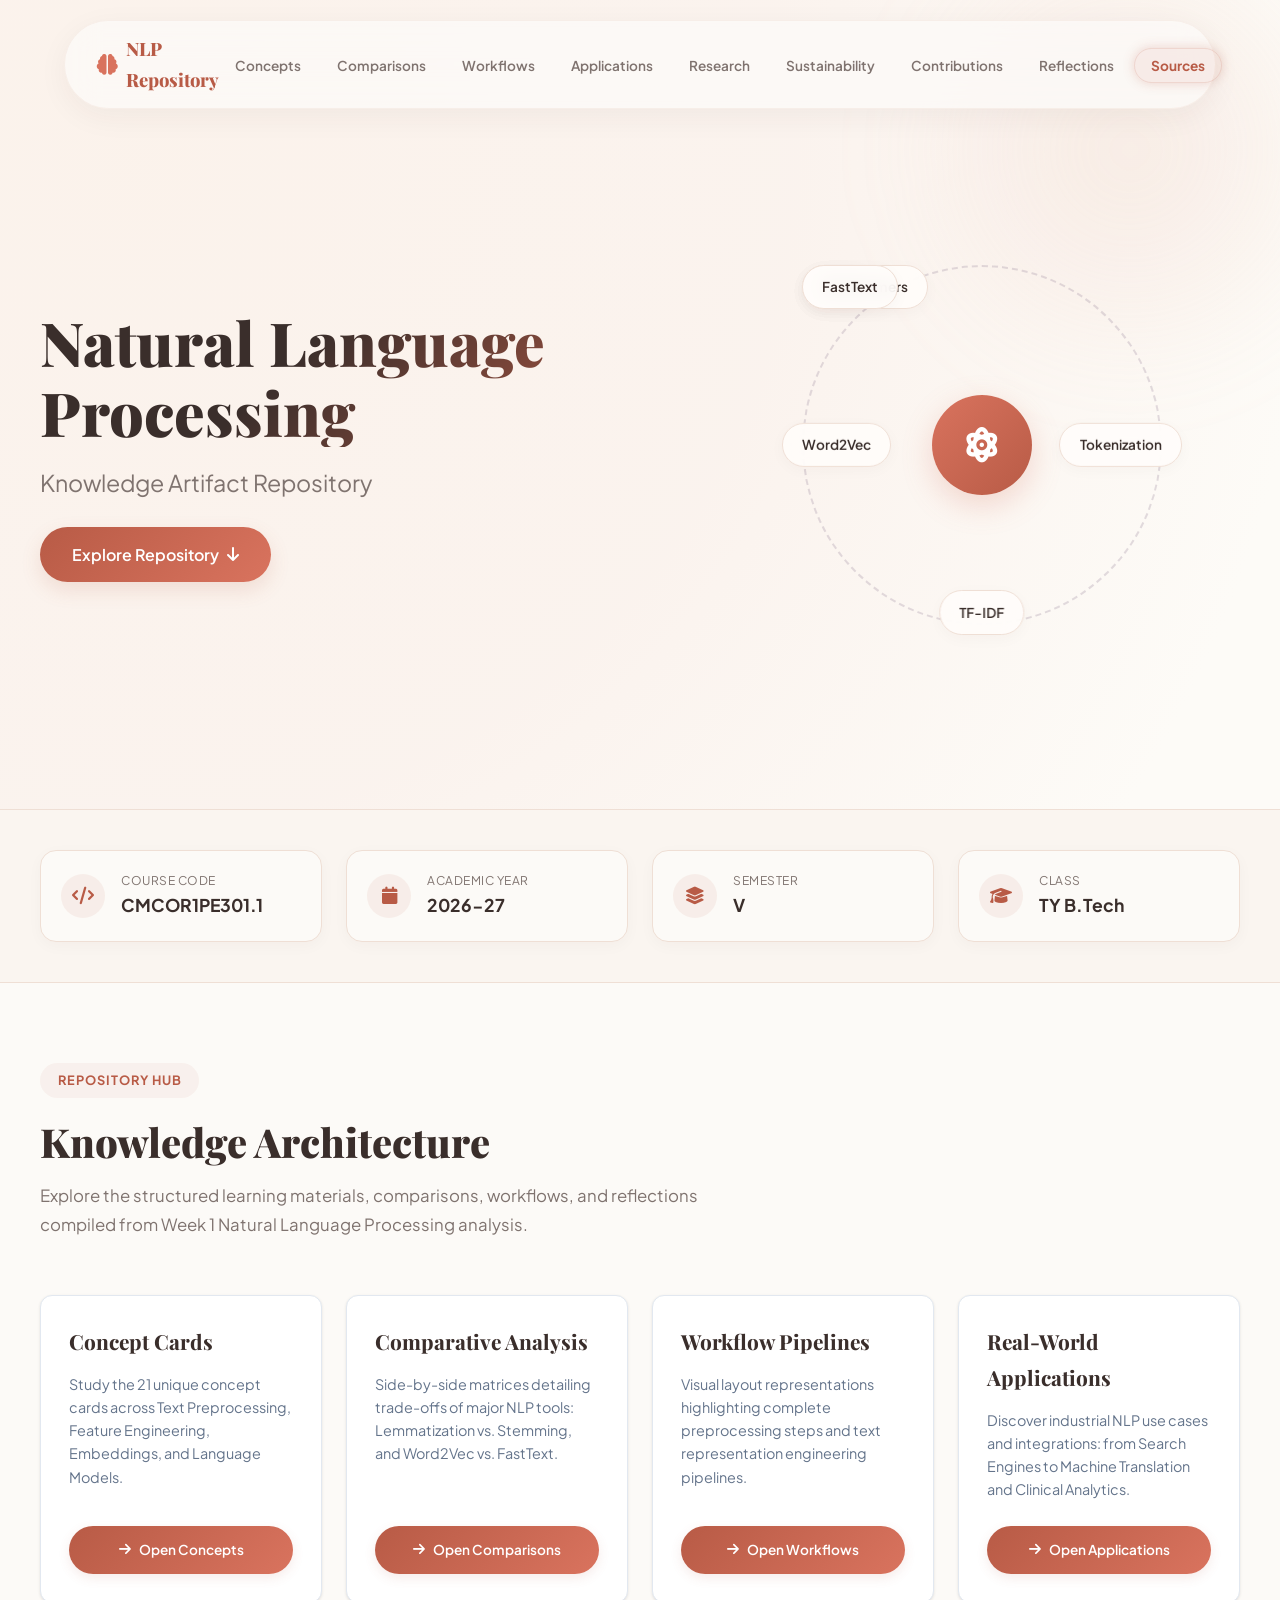
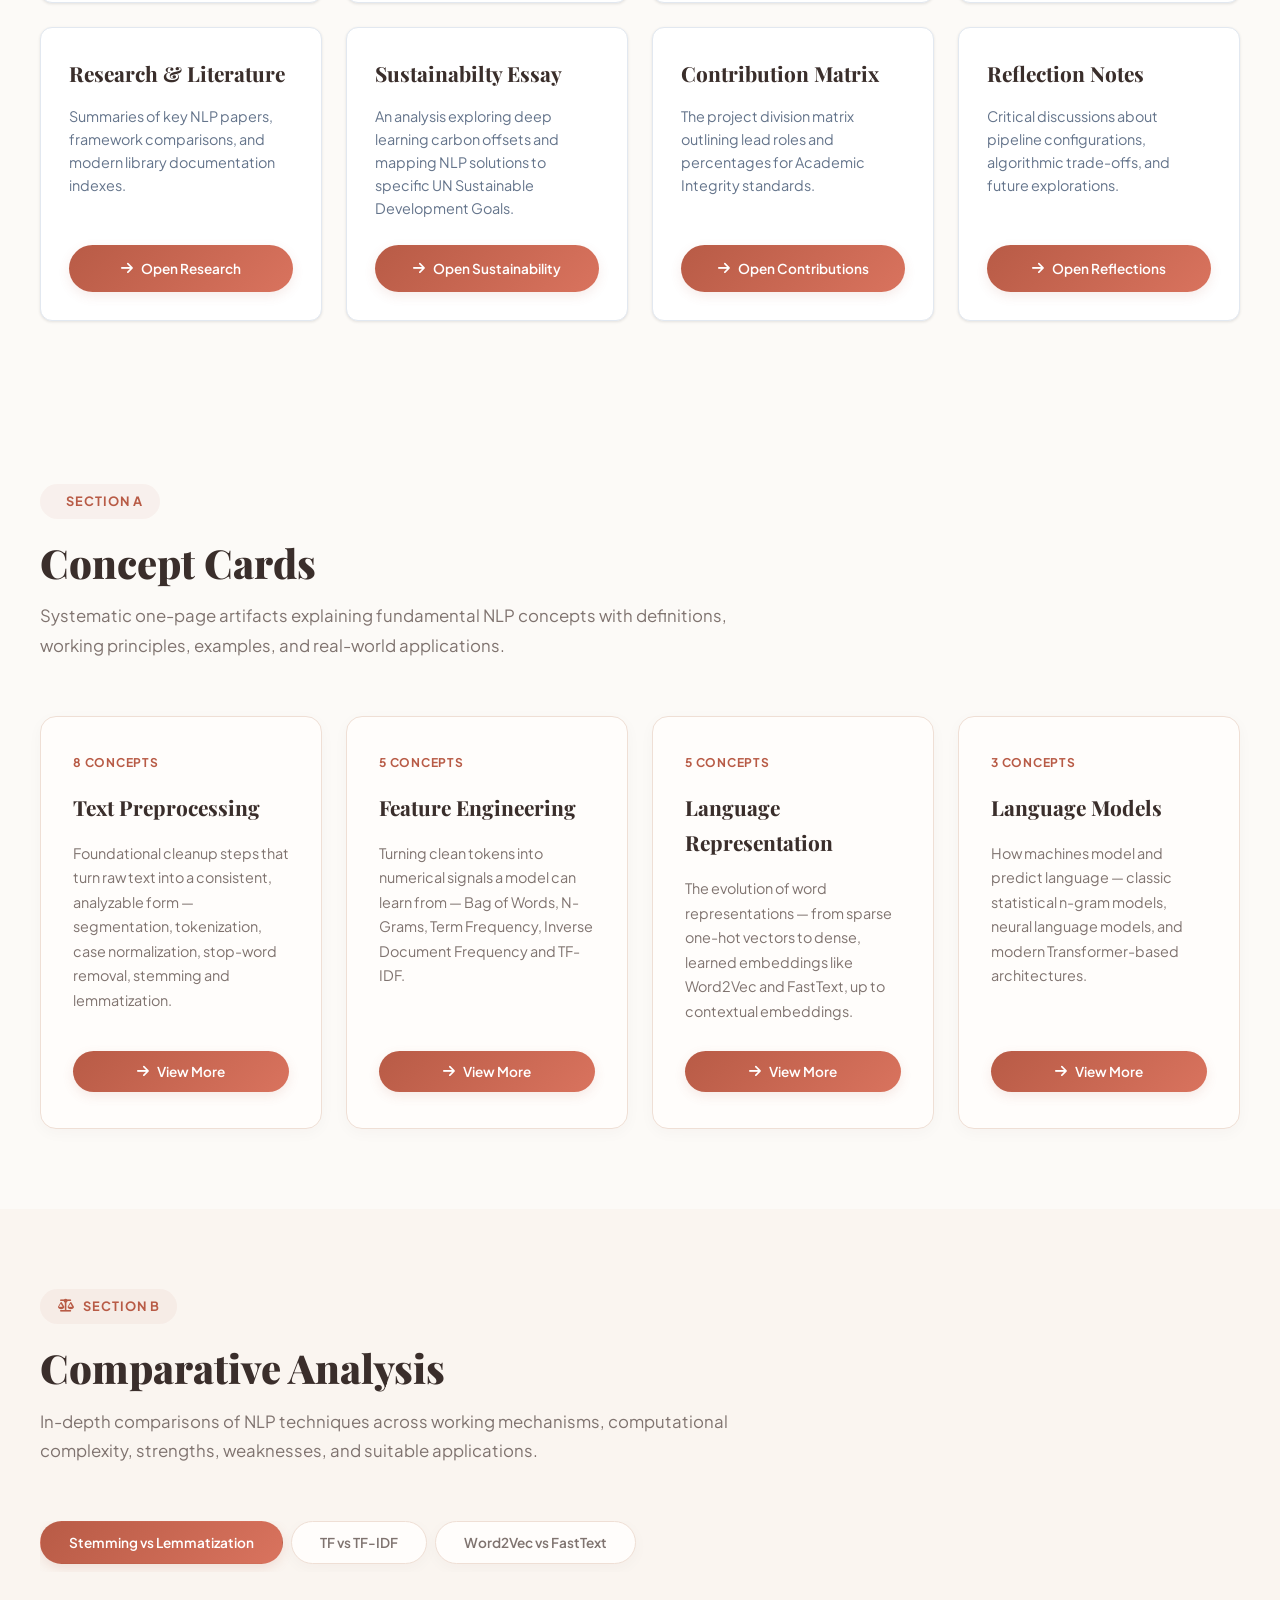
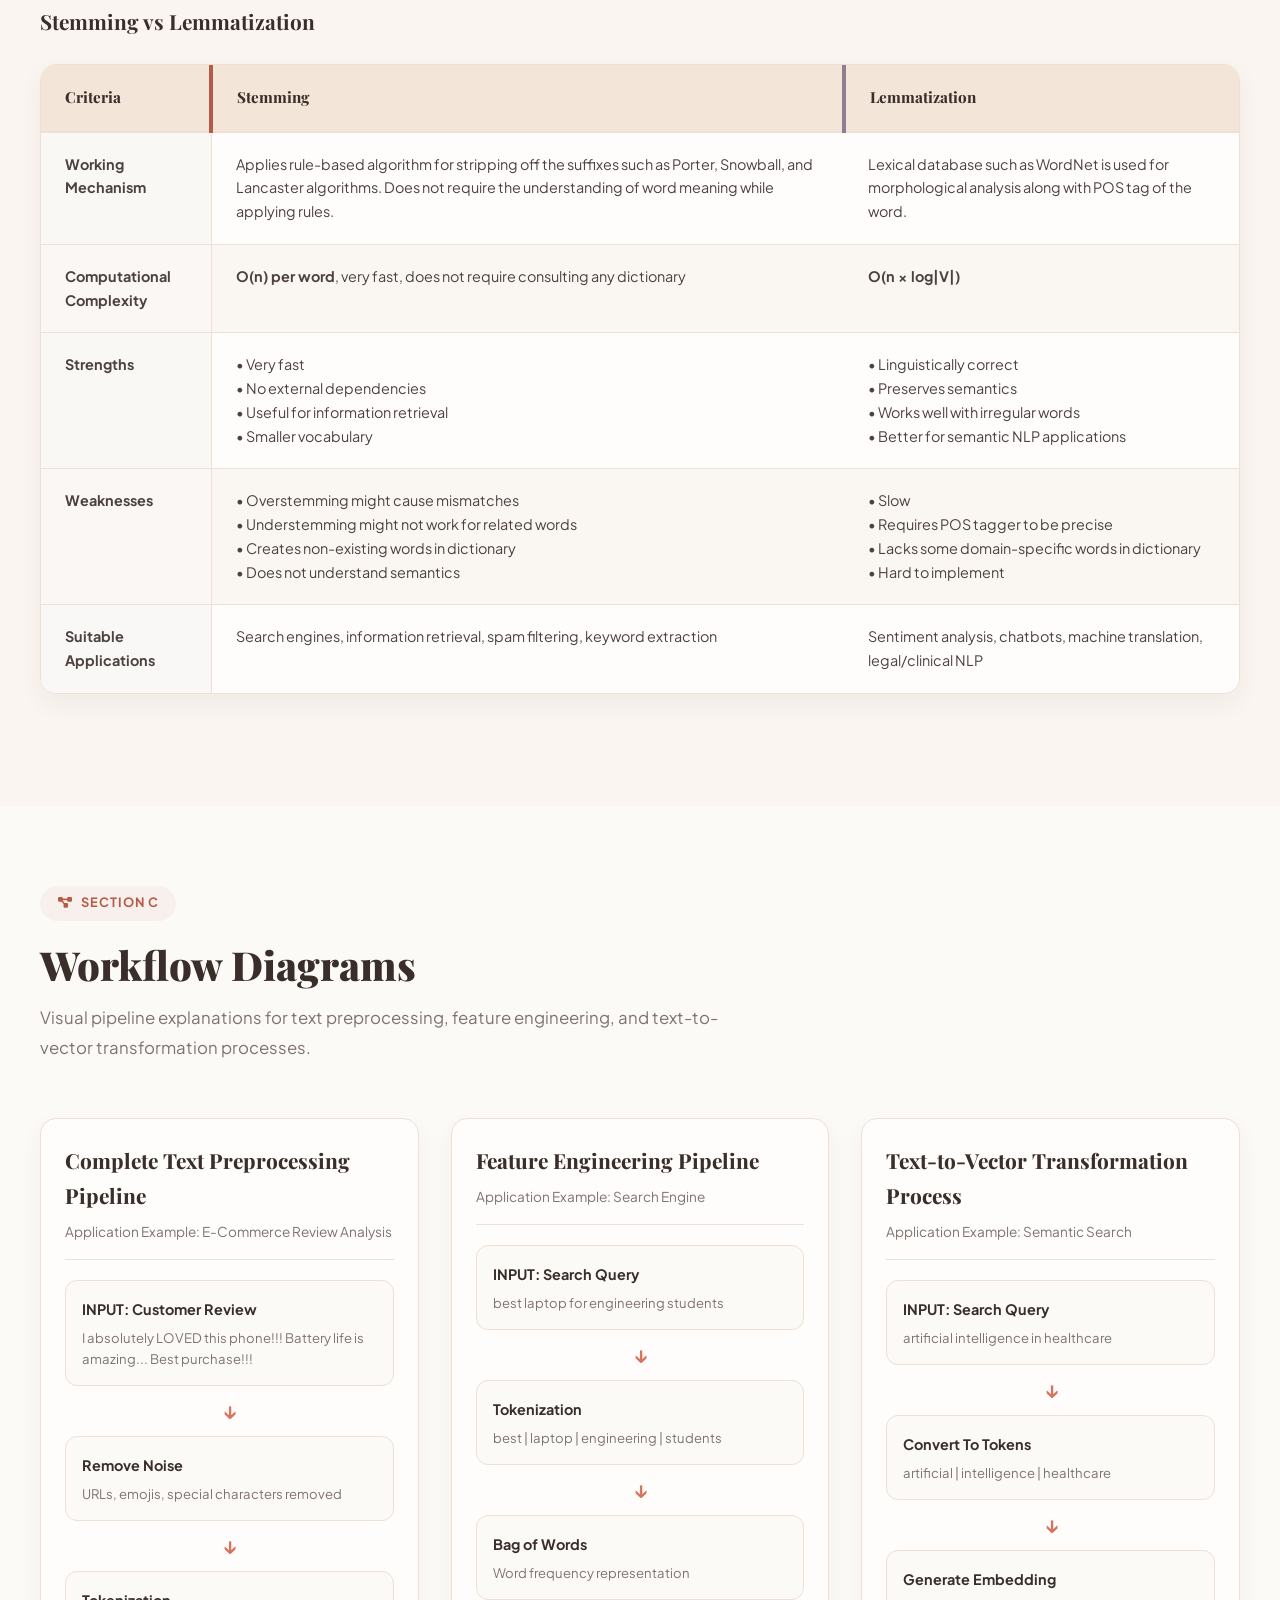
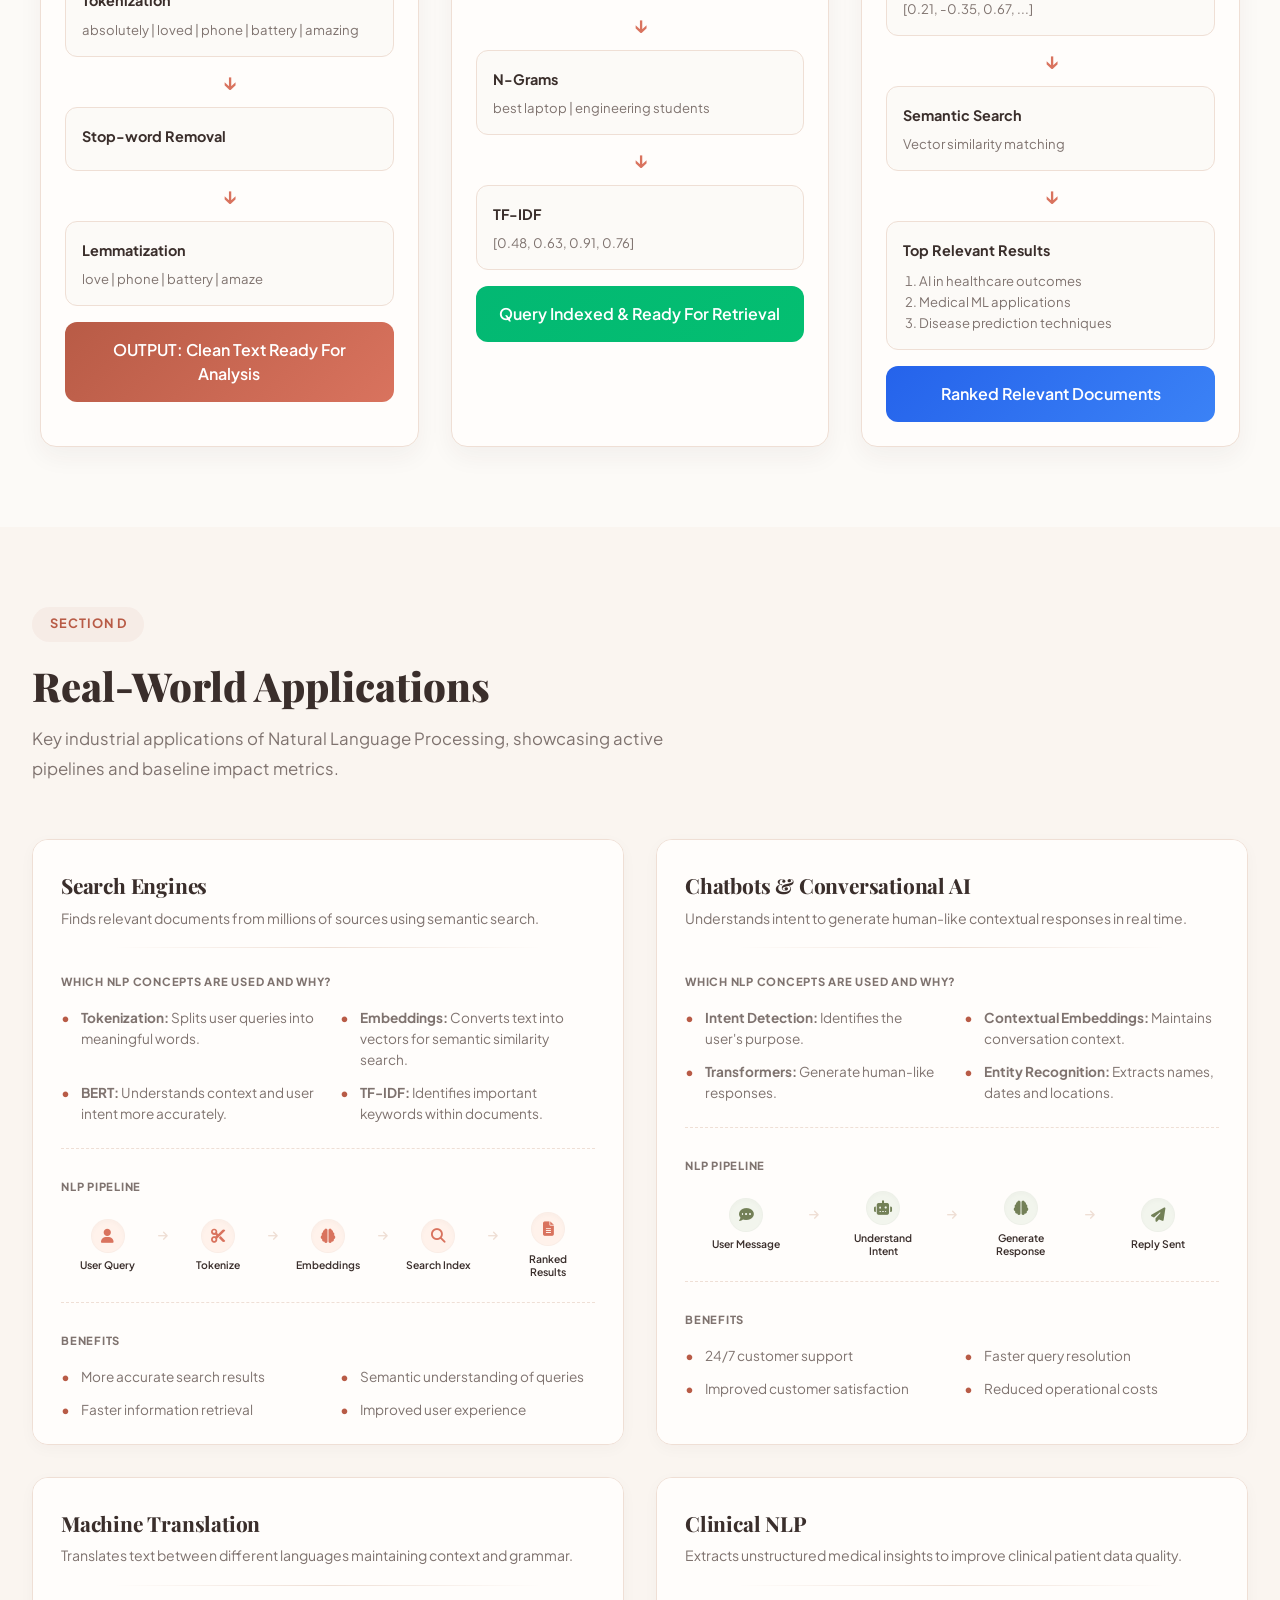
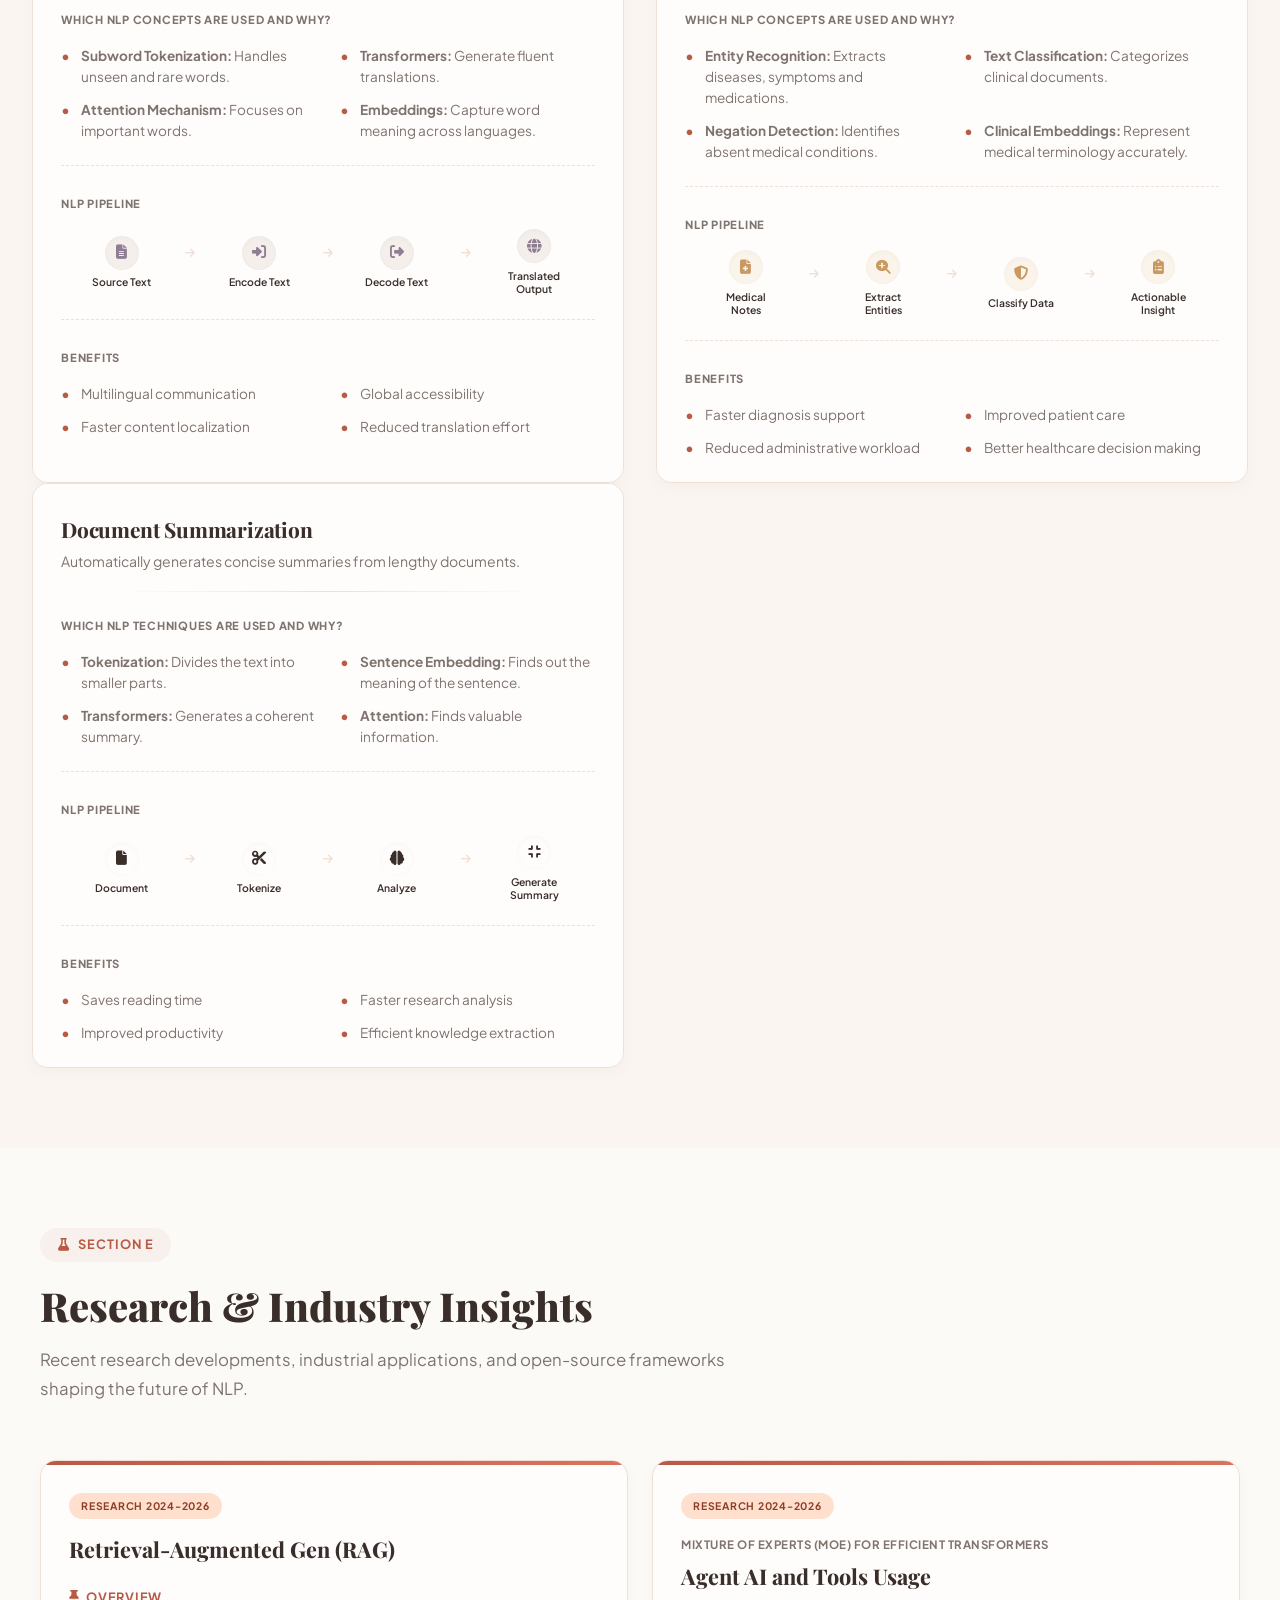
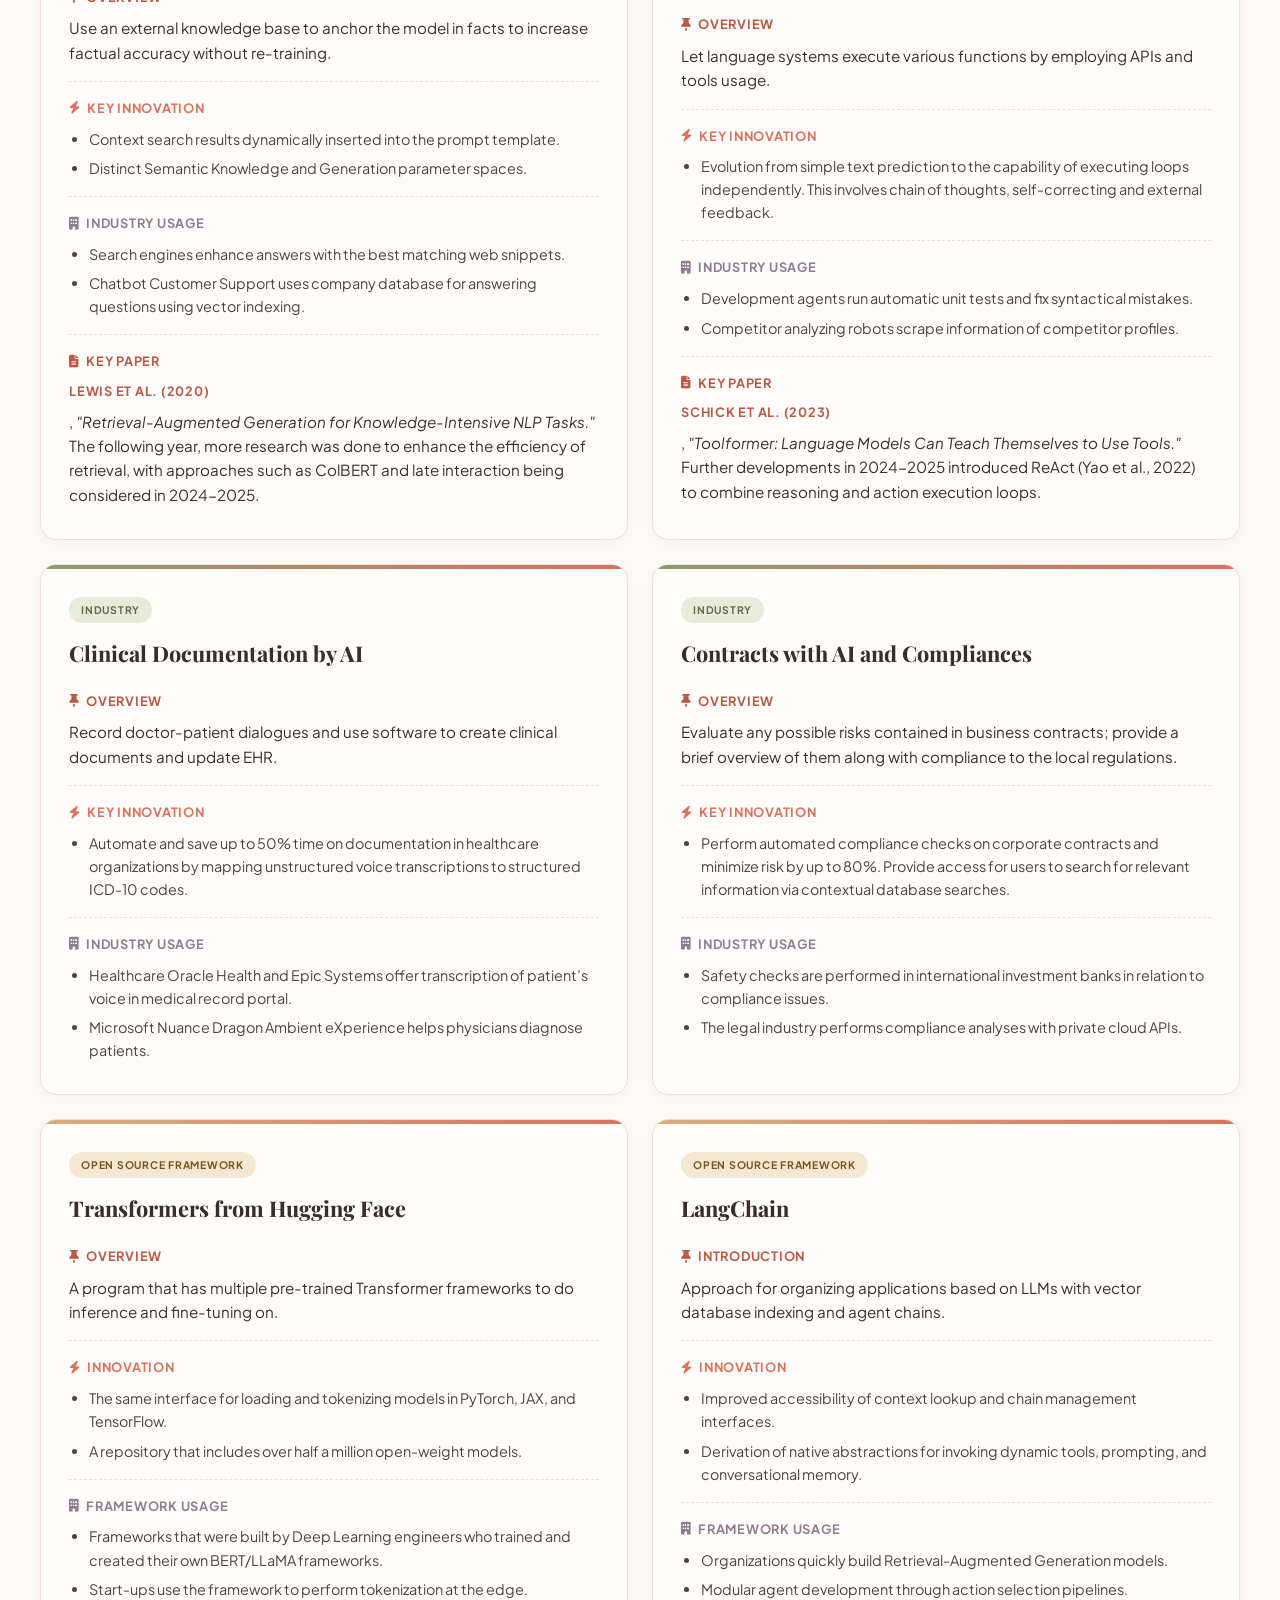
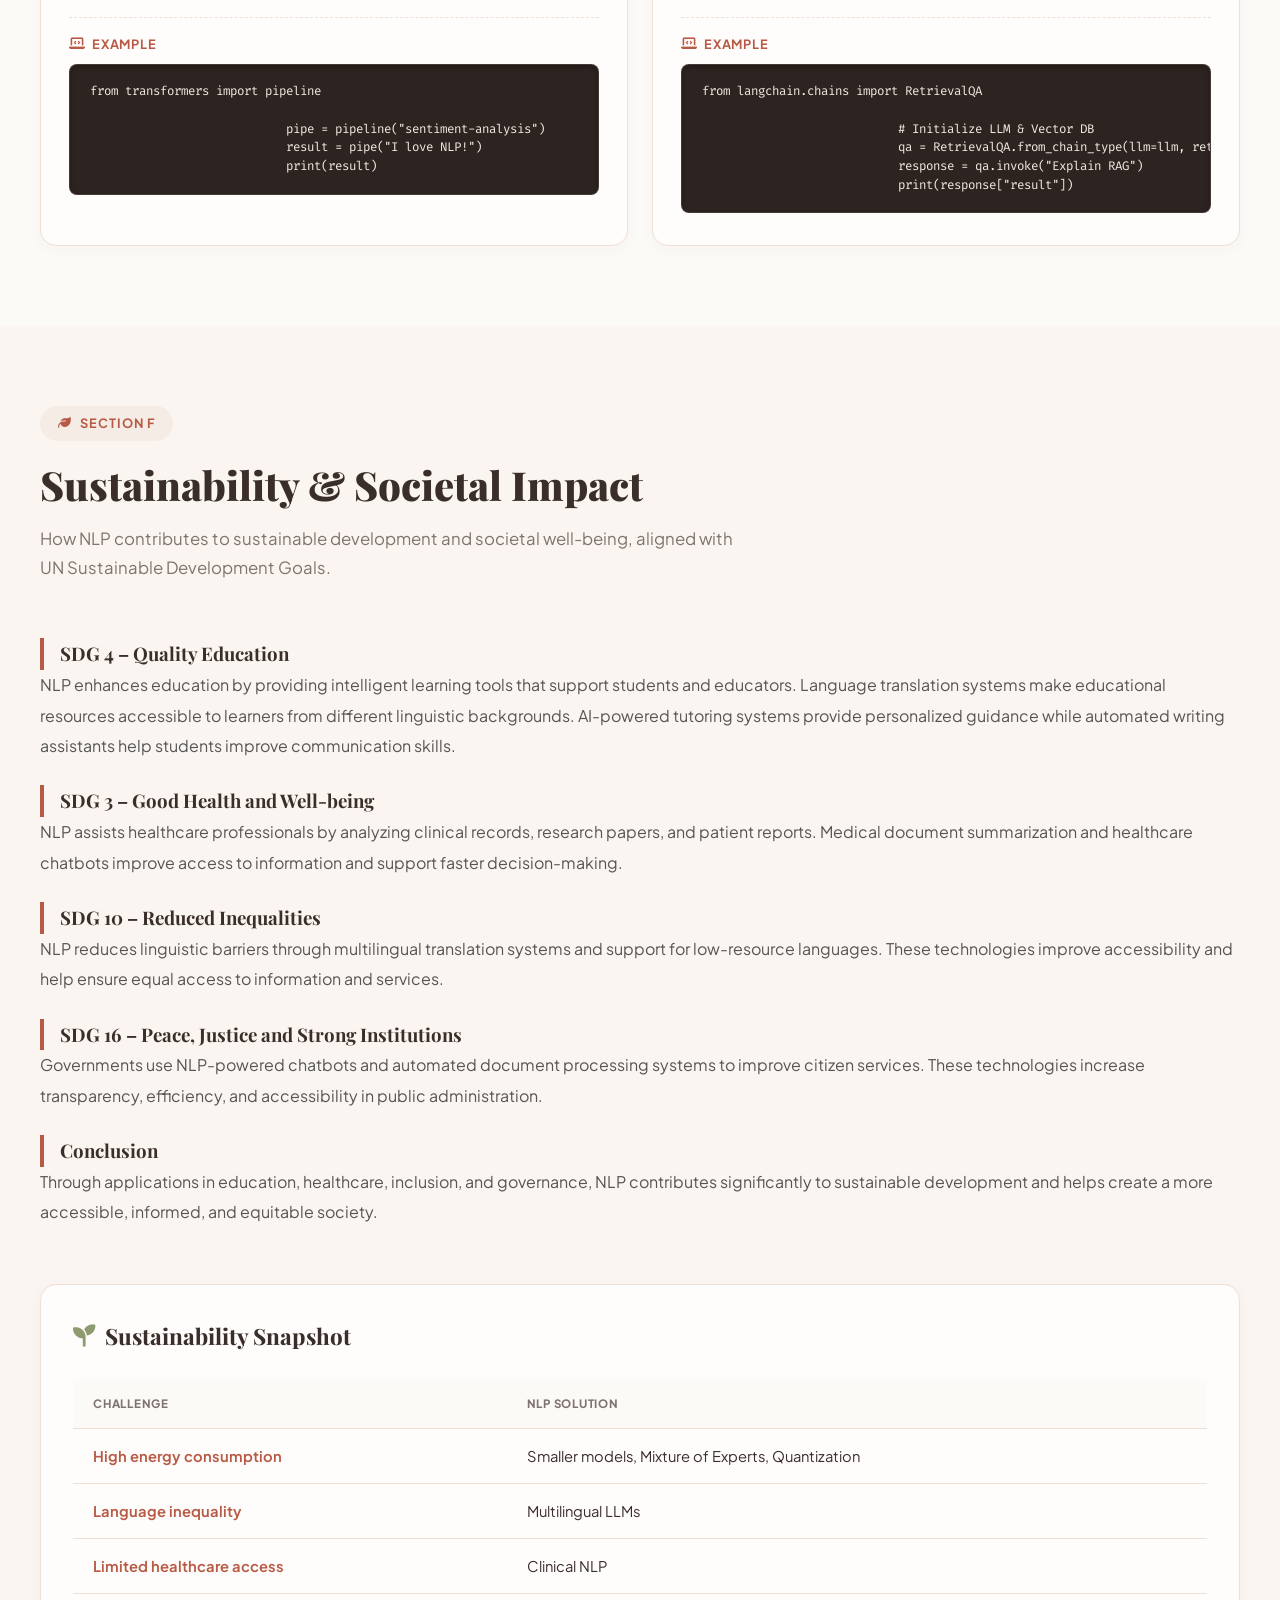
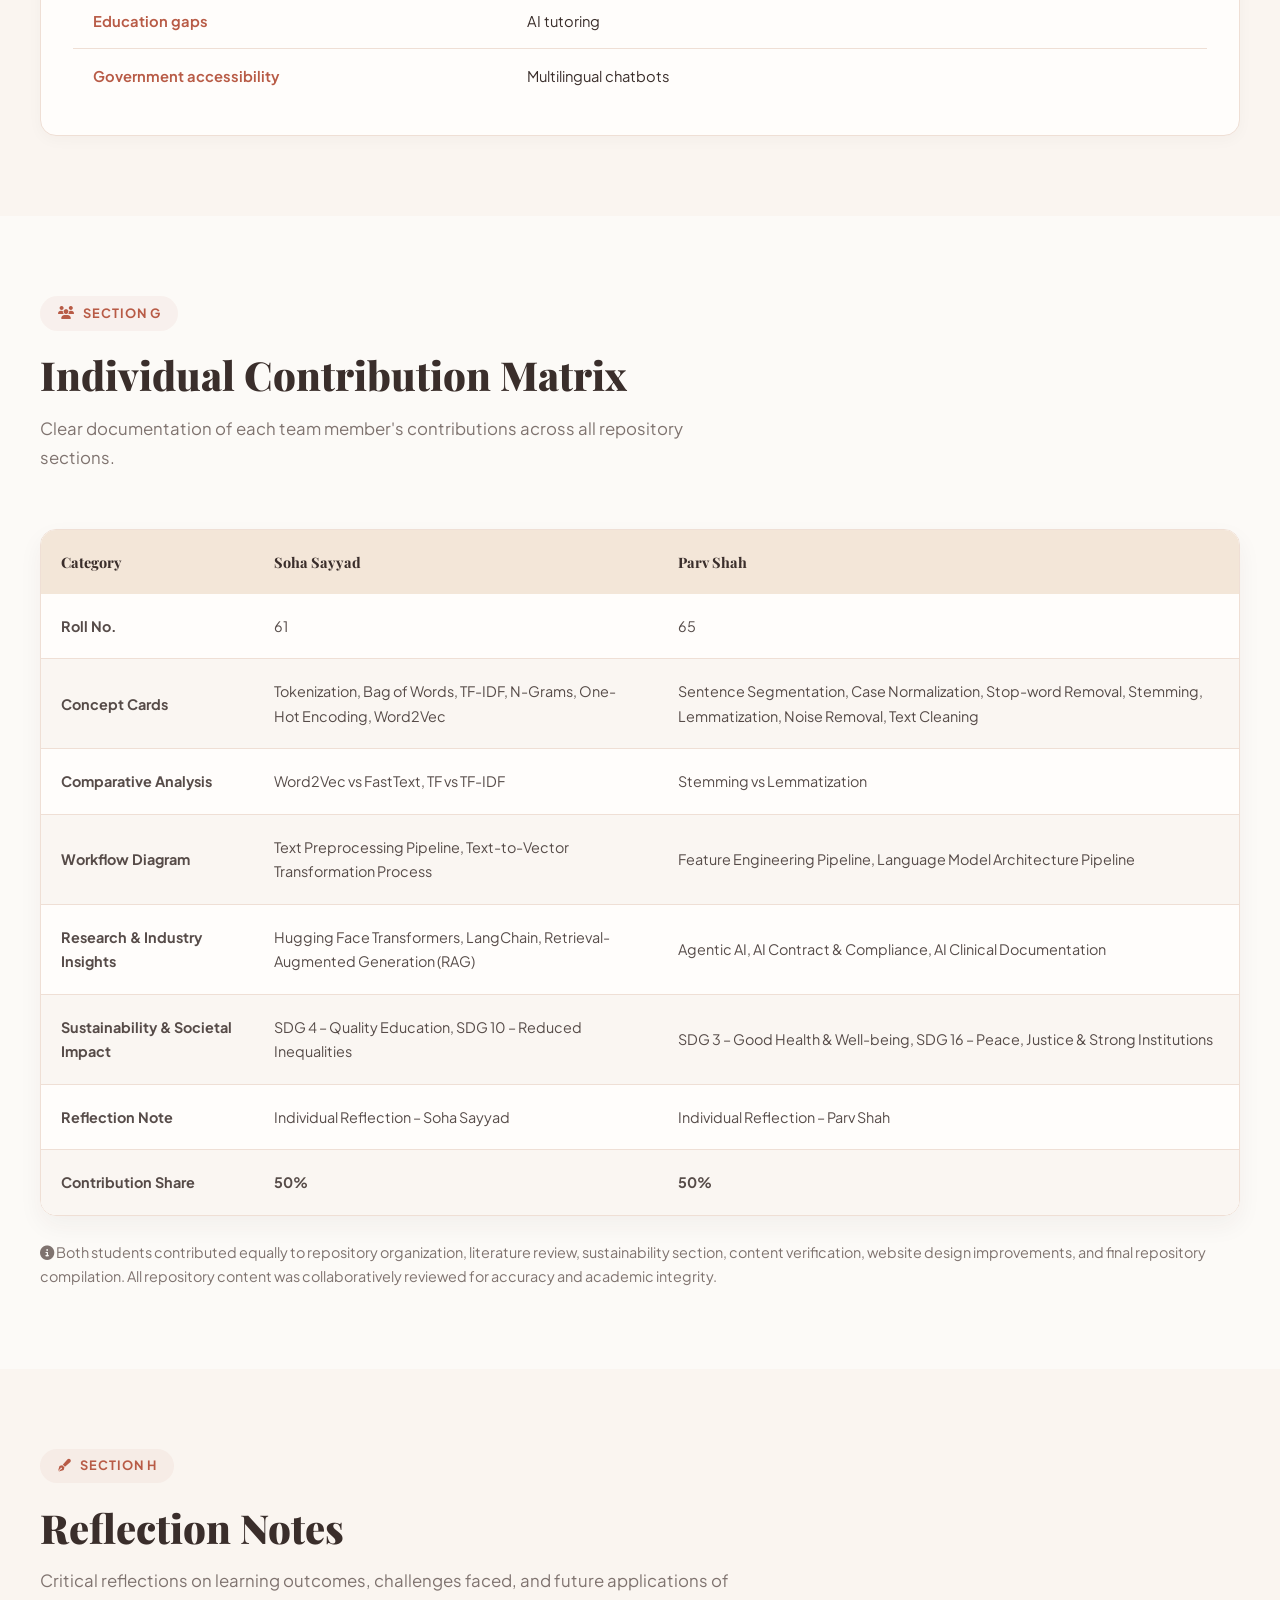
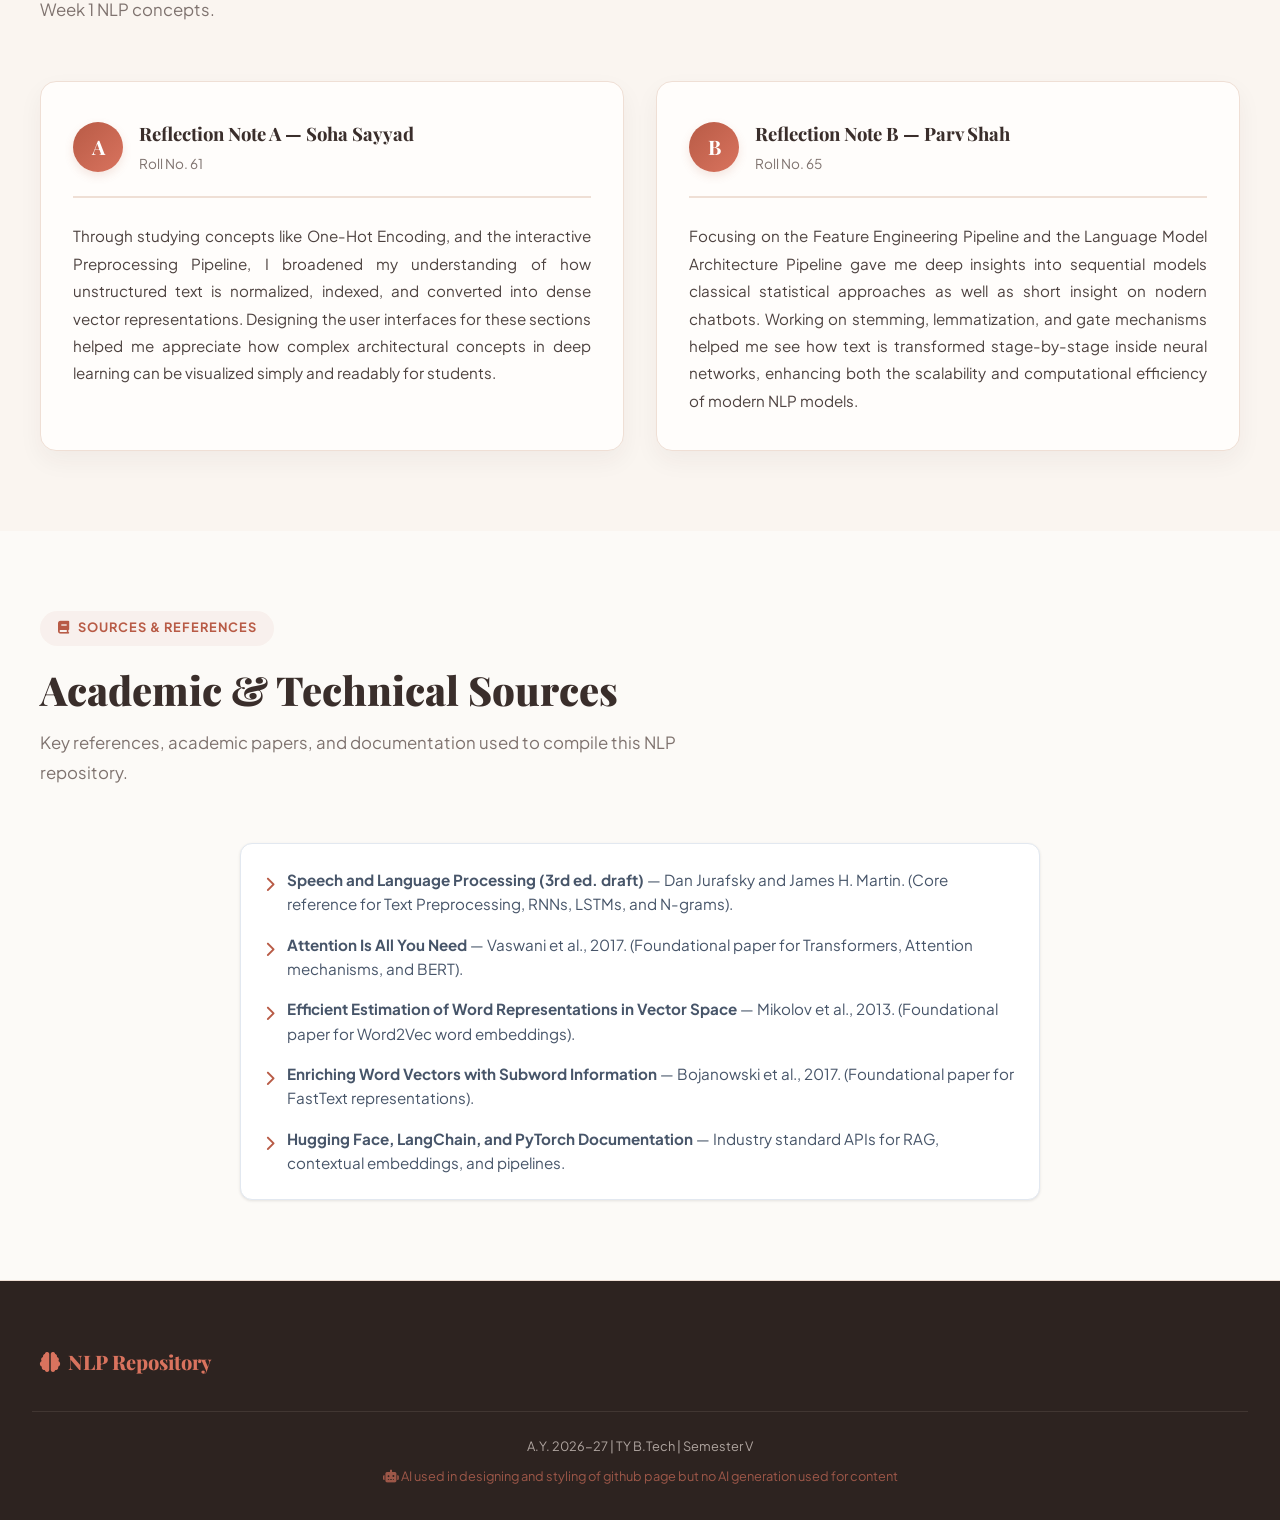
<file: index.html>
<!DOCTYPE html>
<html lang="en">

<head>
    <meta charset="UTF-8">
    <meta name="viewport" content="width=device-width, initial-scale=1.0">
    <title>NLP Knowledge Artifact Repository | SAKEC</title>
    <link
        href="https://fonts.googleapis.com/css2?family=Inter:wght@300;400;500;600;700;800&family=Fira+Code:wght@400;500&display=swap"
        rel="stylesheet">
    <link rel="stylesheet" href="https://cdnjs.cloudflare.com/ajax/libs/font-awesome/6.5.1/css/all.min.css">
    <link rel="stylesheet" href="css/common.css">
    <link rel="stylesheet" href="css/section_a.css">
    <link rel="stylesheet" href="css/section_b.css">
    <link rel="stylesheet" href="css/section_c.css">
    <link rel="stylesheet" href="css/section_d.css">
    <link rel="stylesheet" href="css/section_e.css">
    <link rel="stylesheet" href="css/section_f.css">
    <link rel="stylesheet" href="css/section_g.css">
    <link rel="stylesheet" href="css/section_h.css">
    <base target="_blank">
</head>

<body>
    <!-- Navigation -->
    <nav class="navbar">
        <a href="index.html" target="_self" class="nav-brand"><i class="fas fa-brain"></i><span>NLP
                Repository</span></a>
        <ul class="nav-links" id="navLinks">
            <li><a href="#concepts" target="_self" class="">Concepts</a></li>
            <li><a href="#comparisons" target="_self" class="">Comparisons</a></li>
            <li><a href="#workflows" target="_self" class="">Workflows</a></li>
            <li><a href="#applications" target="_self" class="">Applications</a></li>
            <li><a href="#research" target="_self" class="">Research</a></li>
            <li><a href="#sustainability" target="_self" class="">Sustainability</a></li>
            <li><a href="#contributions" target="_self" class="">Contributions</a></li>
            <li><a href="#reflections" target="_self" class="">Reflections</a></li>
            <li><a href="#sources" target="_self" class="">Sources</a></li>
        </ul>
        <div class="hamburger" onclick="toggleNav()"><span></span><span></span><span></span></div>
    </nav>

    <!-- Hero -->
    <header class="hero">
        <div class="hero-inner">
            <div class="hero-content">
                <h1>Natural Language Processing</h1>
                <h2>Knowledge Artifact Repository</h2>
                <div class="cta-group">
                    <a href="#concepts" target="_self" class="cta-primary">Explore Repository <i
                            class="fas fa-arrow-down"></i></a>
                </div>
            </div>
            <div class="hero-visual">
                <div class="orbit-container">
                    <div class="orbit-ring"></div>
                    <div class="orbit-item">Tokenization</div>
                    <div class="orbit-item">TF-IDF</div>
                    <div class="orbit-item">Word2Vec</div>
                    <div class="orbit-item">BERT</div>
                    <div class="orbit-item">Transformers</div>
                    <div class="orbit-item">FastText</div>
                    <div class="orbit-center"><i class="fas fa-atom"></i></div>
                </div>
            </div>
        </div>
    </header>

    <!-- Course Info -->
    <div class="course-bar">
        <div class="course-bar-inner">
            <div class="course-stat">
                <div class="stat-icon"><i class="fas fa-code"></i></div>
                <div>
                    <div class="stat-label">Course Code</div>
                    <div class="stat-value">CMCOR1PE301.1</div>
                </div>
            </div>
            <div class="course-stat">
                <div class="stat-icon"><i class="fas fa-calendar"></i></div>
                <div>
                    <div class="stat-label">Academic Year</div>
                    <div class="stat-value">2026-27</div>
                </div>
            </div>
            <div class="course-stat">
                <div class="stat-icon"><i class="fas fa-layer-group"></i></div>
                <div>
                    <div class="stat-label">Semester</div>
                    <div class="stat-value">V</div>
                </div>
            </div>
            <div class="course-stat">
                <div class="stat-icon"><i class="fas fa-graduation-cap"></i></div>
                <div>
                    <div class="stat-label">Class</div>
                    <div class="stat-value">TY B.Tech</div>
                </div>
            </div>
        </div>
    </div>

    <!-- Hub Dashboard Section -->
    <section id="dashboard" class="section">
        <div class="container">
            <div class="section-header">
                <div class="section-label">Repository Hub</div>
                <h2 class="section-title">Knowledge Architecture</h2>
                <p class="section-desc">Explore the structured learning materials, comparisons, workflows, and
                    reflections compiled from Week 1 Natural Language Processing analysis.</p>
            </div>

            <div class="category-grid"
                style="display: grid; grid-template-columns: repeat(auto-fit, minmax(280px, 1fr)); gap: 1.5rem;">
                <div class="category-card"
                    style="display: flex; flex-direction: column; gap: 0.85rem; padding: 1.75rem; background: white; border-radius: 12px; border: 1px solid #e2e8f0; box-shadow: 0 1px 3px rgba(0,0,0,0.1);">
                    <h3>Concept Cards</h3>
                    <p style="color: #64748b; font-size: 0.9rem; line-height: 1.6; flex: 1;">Study the 21 unique concept
                        cards across Text Preprocessing, Feature Engineering, Embeddings, and Language Models.</p>
                    <a href="#concepts" target="_self" style="text-decoration: none;" class="category-view-btn"><i
                            class="fas fa-arrow-right"></i> Open Concepts</a>
                </div>

                <div class="category-card"
                    style="display: flex; flex-direction: column; gap: 0.85rem; padding: 1.75rem; background: white; border-radius: 12px; border: 1px solid #e2e8f0; box-shadow: 0 1px 3px rgba(0,0,0,0.1);">
                    <h3>Comparative Analysis</h3>
                    <p style="color: #64748b; font-size: 0.9rem; line-height: 1.6; flex: 1;">Side-by-side matrices
                        detailing trade-offs of major NLP tools: Lemmatization vs. Stemming, and Word2Vec vs. FastText.
                    </p>
                    <a href="#comparisons" target="_self" style="text-decoration: none;" class="category-view-btn"><i
                            class="fas fa-arrow-right"></i> Open Comparisons</a>
                </div>

                <div class="category-card"
                    style="display: flex; flex-direction: column; gap: 0.85rem; padding: 1.75rem; background: white; border-radius: 12px; border: 1px solid #e2e8f0; box-shadow: 0 1px 3px rgba(0,0,0,0.1);">
                    <h3>Workflow Pipelines</h3>
                    <p style="color: #64748b; font-size: 0.9rem; line-height: 1.6; flex: 1;">Visual layout
                        representations highlighting complete preprocessing steps and text representation engineering
                        pipelines.</p>
                    <a href="#workflows" target="_self" style="text-decoration: none;" class="category-view-btn"><i
                            class="fas fa-arrow-right"></i> Open Workflows</a>
                </div>

                <div class="category-card"
                    style="display: flex; flex-direction: column; gap: 0.85rem; padding: 1.75rem; background: white; border-radius: 12px; border: 1px solid #e2e8f0; box-shadow: 0 1px 3px rgba(0,0,0,0.1);">
                    <h3>Real-World Applications</h3>
                    <p style="color: #64748b; font-size: 0.9rem; line-height: 1.6; flex: 1;">Discover industrial NLP use
                        cases and integrations: from Search Engines to Machine Translation and Clinical Analytics.</p>
                    <a href="#applications" target="_self" style="text-decoration: none;" class="category-view-btn"><i
                            class="fas fa-arrow-right"></i> Open Applications</a>
                </div>

                <div class="category-card"
                    style="display: flex; flex-direction: column; gap: 0.85rem; padding: 1.75rem; background: white; border-radius: 12px; border: 1px solid #e2e8f0; box-shadow: 0 1px 3px rgba(0,0,0,0.1);">
                    <h3>Research & Literature</h3>
                    <p style="color: #64748b; font-size: 0.9rem; line-height: 1.6; flex: 1;">Summaries of key NLP
                        papers, framework comparisons, and modern library documentation indexes.</p>
                    <a href="#research" target="_self" style="text-decoration: none;" class="category-view-btn"><i
                            class="fas fa-arrow-right"></i> Open Research</a>
                </div>

                <div class="category-card"
                    style="display: flex; flex-direction: column; gap: 0.85rem; padding: 1.75rem; background: white; border-radius: 12px; border: 1px solid #e2e8f0; box-shadow: 0 1px 3px rgba(0,0,0,0.1);">
                    <h3>Sustainabilty Essay</h3>
                    <p style="color: #64748b; font-size: 0.9rem; line-height: 1.6; flex: 1;">An analysis exploring deep
                        learning carbon offsets and mapping NLP solutions to specific UN Sustainable Development Goals.
                    </p>
                    <a href="#sustainability" target="_self" style="text-decoration: none;" class="category-view-btn"><i
                            class="fas fa-arrow-right"></i> Open Sustainability</a>
                </div>

                <div class="category-card"
                    style="display: flex; flex-direction: column; gap: 0.85rem; padding: 1.75rem; background: white; border-radius: 12px; border: 1px solid #e2e8f0; box-shadow: 0 1px 3px rgba(0,0,0,0.1);">
                    <h3>Contribution Matrix</h3>
                    <p style="color: #64748b; font-size: 0.9rem; line-height: 1.6; flex: 1;">The project division matrix
                        outlining lead roles and percentages for Academic Integrity standards.</p>
                    <a href="#contributions" target="_self" style="text-decoration: none;" class="category-view-btn"><i
                            class="fas fa-arrow-right"></i> Open Contributions</a>
                </div>

                <div class="category-card"
                    style="display: flex; flex-direction: column; gap: 0.85rem; padding: 1.75rem; background: white; border-radius: 12px; border: 1px solid #e2e8f0; box-shadow: 0 1px 3px rgba(0,0,0,0.1);">
                    <h3>Reflection Notes</h3>
                    <p style="color: #64748b; font-size: 0.9rem; line-height: 1.6; flex: 1;">Critical discussions about
                        pipeline configurations, algorithmic trade-offs, and future explorations.</p>
                    <a href="#reflections" target="_self" style="text-decoration: none;" class="category-view-btn"><i
                            class="fas fa-arrow-right"></i> Open Reflections</a>
                </div>
            </div>
        </div>
    </section>

    <!-- Section A: Concept Cards -->
    <section id="concepts" class="section">
        <div class="container section-placeholder" data-src="pages/section_a.html">
            <p style="text-align: center; opacity: 0.5;"><i class="fas fa-spinner fa-spin"></i> Loading Concepts...</p>
        </div>
    </section>

    <!-- Section B: Comparative Analysis -->
    <section id="comparisons" class="section section-alt">
        <div class="container section-placeholder" data-src="pages/section_b.html">
            <p style="text-align: center; opacity: 0.5;"><i class="fas fa-spinner fa-spin"></i> Loading Comparisons...
            </p>
        </div>
    </section>

    <!-- Section C: Workflow Diagrams -->
    <section id="workflows" class="section">
        <div class="container section-placeholder" data-src="pages/section_c.html">
            <p style="text-align: center; opacity: 0.5;"><i class="fas fa-spinner fa-spin"></i> Loading Workflows...</p>
        </div>
    </section>

    <!-- Section D: Real-World Applications -->
    <section id="applications" class="section section-alt">
        <div class="container section-placeholder" data-src="pages/section_d.html">
            <p style="text-align: center; opacity: 0.5;"><i class="fas fa-spinner fa-spin"></i> Loading Applications...
            </p>
        </div>
    </section>

    <!-- Section E: Research & Industry -->
    <section id="research" class="section">
        <div class="container section-placeholder" data-src="pages/section_e.html">
            <p style="text-align: center; opacity: 0.5;"><i class="fas fa-spinner fa-spin"></i> Loading Research...</p>
        </div>
    </section>

    <!-- Section F: Sustainability -->
    <section id="sustainability" class="section section-alt">
        <div class="container section-placeholder" data-src="pages/section_f.html">
            <p style="text-align: center; opacity: 0.5;"><i class="fas fa-spinner fa-spin"></i> Loading
                Sustainability...</p>
        </div>
    </section>

    <!-- Section G: Contributions -->
    <section id="contributions" class="section">
        <div class="container section-placeholder" data-src="pages/section_g.html">
            <p style="text-align: center; opacity: 0.5;"><i class="fas fa-spinner fa-spin"></i> Loading Contributions...
            </p>
        </div>
    </section>

    <!-- Section H: Reflections -->
    <section id="reflections" class="section section-alt">
        <div class="container section-placeholder" data-src="pages/section_h.html">
            <p style="text-align: center; opacity: 0.5;"><i class="fas fa-spinner fa-spin"></i> Loading Reflections...
            </p>
        </div>
    </section>

    <!-- Section I: Sources & References -->
    <section id="sources" class="section">
        <div class="container">
            <div class="section-header">
                <div class="section-label"><i class="fas fa-book"></i> Sources & References</div>
                <h2 class="section-title">Academic & Technical Sources</h2>
                <p class="section-desc">Key references, academic papers, and documentation used to compile this NLP
                    repository.</p>
            </div>

            <div
                style="max-width: 800px; margin: 0 auto; padding: 1.5rem; background: white; border-radius: 12px; border: 1px solid #e2e8f0; box-shadow: 0 1px 3px rgba(0,0,0,0.1);">
                <ul
                    style="list-style-type: none; padding: 0; margin: 0; display: flex; flex-direction: column; gap: 1rem; color: #475569; font-size: 0.95rem; line-height: 1.6;">
                    <li style="display: flex; gap: 0.75rem; align-items: flex-start;">
                        <span style="color: var(--primary); margin-top: 0.25rem;"><i
                                class="fas fa-chevron-right"></i></span>
                        <div><strong>Speech and Language Processing (3rd ed. draft)</strong> — Dan Jurafsky and James H.
                            Martin. (Core reference for Text Preprocessing, RNNs, LSTMs, and N-grams).</div>
                    </li>
                    <li style="display: flex; gap: 0.75rem; align-items: flex-start;">
                        <span style="color: var(--primary); margin-top: 0.25rem;"><i
                                class="fas fa-chevron-right"></i></span>
                        <div><strong>Attention Is All You Need</strong> — Vaswani et al., 2017. (Foundational paper for
                            Transformers, Attention mechanisms, and BERT).</div>
                    </li>
                    <li style="display: flex; gap: 0.75rem; align-items: flex-start;">
                        <span style="color: var(--primary); margin-top: 0.25rem;"><i
                                class="fas fa-chevron-right"></i></span>
                        <div><strong>Efficient Estimation of Word Representations in Vector Space</strong> — Mikolov et
                            al., 2013. (Foundational paper for Word2Vec word embeddings).</div>
                    </li>
                    <li style="display: flex; gap: 0.75rem; align-items: flex-start;">
                        <span style="color: var(--primary); margin-top: 0.25rem;"><i
                                class="fas fa-chevron-right"></i></span>
                        <div><strong>Enriching Word Vectors with Subword Information</strong> — Bojanowski et al., 2017.
                            (Foundational paper for FastText representations).</div>
                    </li>
                    <li style="display: flex; gap: 0.75rem; align-items: flex-start;">
                        <span style="color: var(--primary); margin-top: 0.25rem;"><i
                                class="fas fa-chevron-right"></i></span>
                        <div><strong>Hugging Face, LangChain, and PyTorch Documentation</strong> — Industry standard
                            APIs for RAG, contextual embeddings, and pipelines.</div>
                    </li>
                </ul>
            </div>
        </div>
    </section>

    <!-- Footer -->
    <footer class="footer">
        <div class="footer-inner">
            <div class="footer-brand"><i class="fas fa-brain"></i><span>NLP Repository</span></div>
        </div>
        <div class="footer-bottom">
            <p>A.Y. 2026-27 | TY B.Tech | Semester V</p>
            <p class="ai-note"><i class="fas fa-robot"></i> AI used in designing and styling of github page but no AI
                generation used for content</p>
        </div>
    </footer>

    <button class="scroll-top" id="scrollTop" onclick="window.scrollTo({top:0,behavior:'smooth'})"><i
            class="fas fa-arrow-up"></i></button>

    <!-- Concept Card Full-Details Modal -->
    <div class="modal-overlay" id="modalOverlay">
        <div class="modal-box" id="modalBox"></div>
    </div>

    <script src="script.js" defer></script>
</body>

</html>
</file>
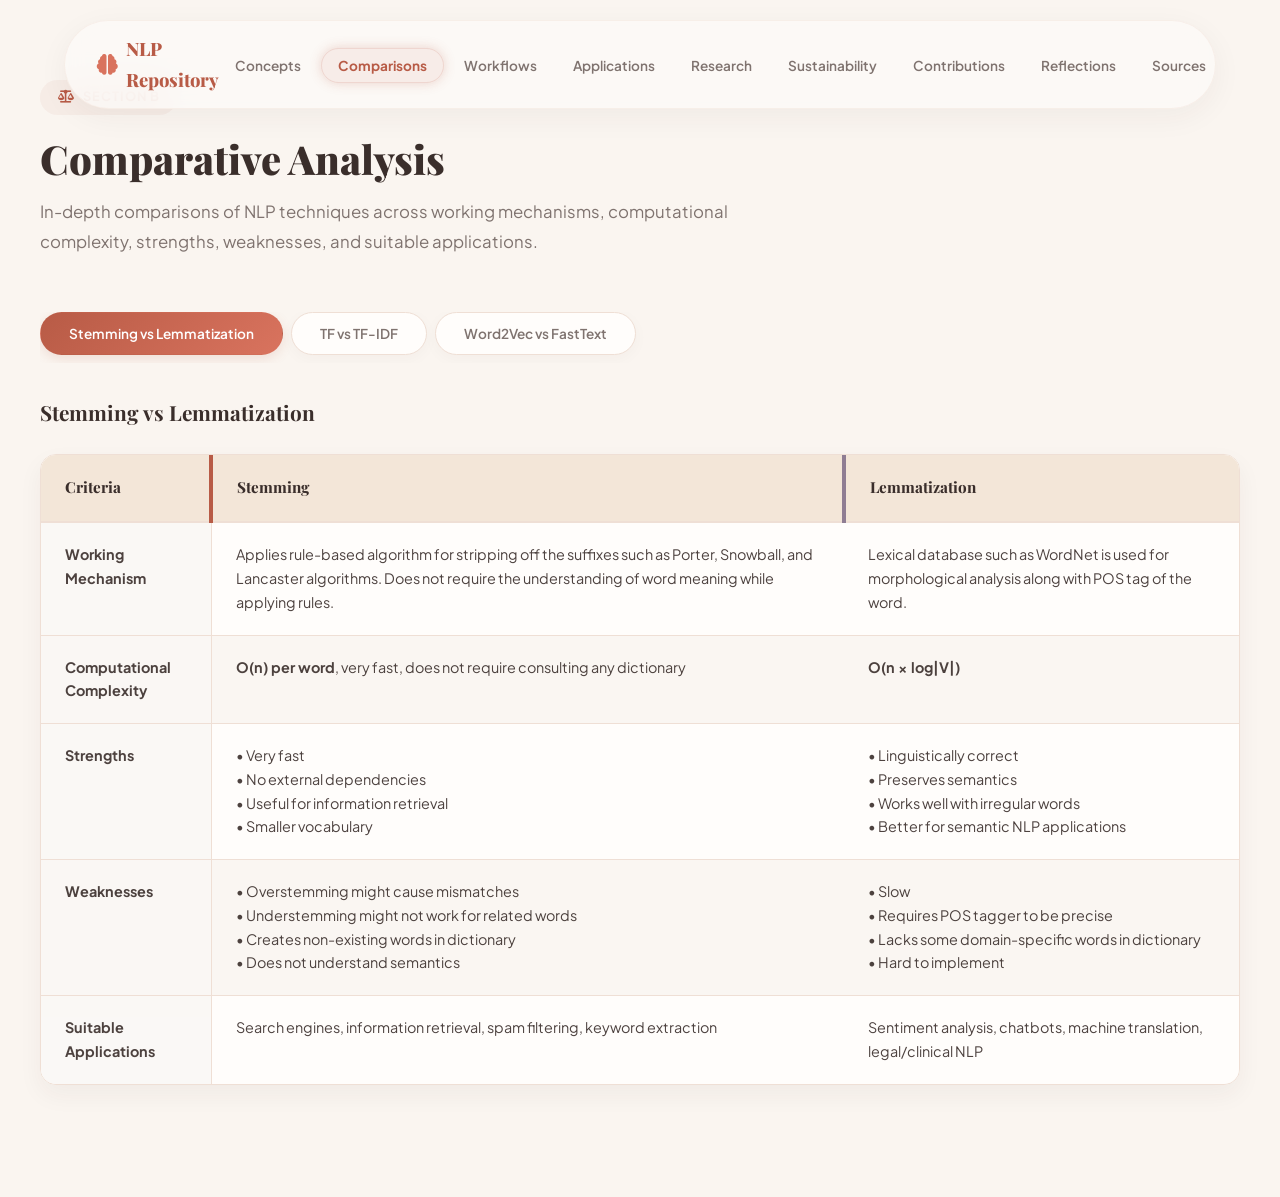
<file: pages/section_b.html>
<!DOCTYPE html>
<html lang="en">

<head>
    <meta charset="UTF-8">
    <meta name="viewport" content="width=device-width, initial-scale=1.0">
    <title>Comparative Model Analysis | NLP Repository</title>
    <link
        href="https://fonts.googleapis.com/css2?family=Inter:wght@300;400;500;600;700;800&family=Fira+Code:wght@400;500&display=swap"
        rel="stylesheet">
    <link rel="stylesheet" href="https://cdnjs.cloudflare.com/ajax/libs/font-awesome/6.5.1/css/all.min.css">
    <link rel="stylesheet" href="../css/common.css">
    <link rel="stylesheet" href="../css/section_b.css">
    <base target="_blank">
</head>

<body>
    <!-- Navigation -->
    <nav class="navbar">
        <a href="../index.html" target="_self" class="nav-brand"><i class="fas fa-brain"></i><span>NLP
                Repository</span></a>
        <ul class="nav-links" id="navLinks">
            <li><a href="../index.html#concepts" target="_self" class="">Concepts</a></li>
            <li><a href="../index.html#comparisons" target="_self" class="active">Comparisons</a></li>
            <li><a href="../index.html#workflows" target="_self" class="">Workflows</a></li>
            <li><a href="../index.html#applications" target="_self" class="">Applications</a></li>
            <li><a href="../index.html#research" target="_self" class="">Research</a></li>
            <li><a href="../index.html#sustainability" target="_self" class="">Sustainability</a></li>
            <li><a href="../index.html#contributions" target="_self" class="">Contributions</a></li>
            <li><a href="../index.html#reflections" target="_self" class="">Reflections</a></li>
            <li><a href="../index.html#sources" target="_self" class="">Sources</a></li>
        </ul>
        <div class="hamburger" onclick="toggleNav()"><span></span><span></span><span></span></div>
    </nav>

    <!-- Section B: Comparative Analysis -->
    <section id="comparisons" class="section section-alt">
        <div class="container">
            <div class="section-header">
                <div class="section-label"><i class="fas fa-scale-balanced"></i> Section B</div>
                <h2 class="section-title">Comparative Analysis</h2>
                <p class="section-desc">In-depth comparisons of NLP techniques across working mechanisms, computational
                    complexity, strengths, weaknesses, and suitable applications.</p>
            </div>

            <div class="tab-nav">
                <button class="tab-btn active" onclick="showTab('tab1', this)">Stemming vs Lemmatization</button>
                <button class="tab-btn" onclick="showTab('tab2', this)">TF vs TF-IDF</button>
                <button class="tab-btn" onclick="showTab('tab3', this)">Word2Vec vs FastText</button>
            </div>

            <!-- Tab 1: Stemming vs Lemmatization -->
            <div id="tab1" class="tab-panel active">
                <h3 style="margin-bottom:1.5rem;font-size:1.3rem;">Stemming vs Lemmatization</h3>
                <div class="comp-table-wrap">
                    <table class="comp-table">
                        <thead>
                            <tr>
                                <th>Criteria</th>
                                <th class="col-left">Stemming</th>
                                <th class="col-right">Lemmatization</th>
                            </tr>
                        </thead>

                        <tbody>
                            <tr>
                                <td><strong>Working Mechanism</strong></td>
                                <td>
                                    Applies rule-based algorithm for stripping off the suffixes such as Porter,
                                    Snowball, and Lancaster algorithms. Does not require the understanding of word
                                    meaning while applying rules.
                                </td>
                                <td>
                                    Lexical database such as WordNet is used for morphological analysis along with POS
                                    tag of the word.
                                </td>
                            </tr>

                            <tr>
                                <td><strong>Computational Complexity</strong></td>
                                <td>
                                    <strong>O(n) per word</strong>, very fast, does not require consulting any
                                    dictionary
                                </td>
                                <td>
                                    <strong>O(n × log|V|)</strong>
                                </td>
                            </tr>

                            <tr>
                                <td><strong>Strengths</strong></td>
                                <td>
                                    • Very fast<br>
                                    • No external dependencies<br>
                                    • Useful for information retrieval<br>
                                    • Smaller vocabulary
                                </td>
                                <td>
                                    • Linguistically correct<br>
                                    • Preserves semantics<br>
                                    • Works well with irregular words<br>
                                    • Better for semantic NLP applications
                                </td>
                            </tr>

                            <tr>
                                <td><strong>Weaknesses</strong></td>
                                <td>
                                    • Overstemming might cause mismatches<br>
                                    • Understemming might not work for related words<br>
                                    • Creates non-existing words in dictionary<br>
                                    • Does not understand semantics
                                </td>
                                <td>
                                    • Slow<br>
                                    • Requires POS tagger to be precise<br>
                                    • Lacks some domain-specific words in dictionary<br>
                                    • Hard to implement
                                </td>
                            </tr>

                            <tr>
                                <td><strong>Suitable Applications</strong></td>
                                <td>
                                    Search engines, information retrieval, spam filtering, keyword extraction
                                </td>
                                <td>
                                    Sentiment analysis, chatbots, machine translation, legal/clinical NLP
                                </td>
                            </tr>
                        </tbody>


                    </table>
                </div>

            </div>

            <!-- Tab 2: TF vs TF-IDF -->
            <div id="tab2" class="tab-panel">
                <h3 style="margin-bottom:1.5rem;font-size:1.3rem;">TF vs TF-IDF</h3>
                <div class="comp-table-wrap">
                    <table class="comp-table">
                        <thead>
                            <tr>
                                <th>Criteria</th>
                                <th class="col-left">Term Frequency (TF)</th>
                                <th class="col-right">TF-IDF</th>
                            </tr>
                        </thead>


                        <tbody>
                            <tr>
                                <td><strong>Working Mechanism</strong></td>
                                <td>
                                    • Calculates the number of times a term occurs in a document. The more occurrences,
                                    the higher the score.
                                </td>
                                <td>
                                    Combination of Term Frequency and Inverse Document Frequency.Makes common words
                                    across different documents less influential.
                                </td>
                            </tr>

                            <tr>
                                <td><strong>Computational Complexity</strong></td>
                                <td>
                                    <strong>O(|d|)</strong><br>
                                    Scans only the current document.
                                </td>
                                <td>
                                    <strong>O(|d| + |D|)</strong><br>
                                    Scans the document and requires corpus statistics.
                                </td>
                            </tr>

                            <tr>
                                <td><strong>Strengths</strong></td>
                                <td>
                                    • Easy to implement.<br>
                                    • Quick calculation process.<br>
                                    • Useful in frequency based applications.
                                </td>
                                <td>
                                    • Focuses on the most relevant words.<br>
                                    • Lowers the influence of common terms.<br>
                                    • Popular in information retrieval applications.
                                </td>
                            </tr>

                            <tr>
                                <td><strong>Weaknesses</strong></td>
                                <td>
                                    • Can't evaluate word importance.<br>
                                    • Assigns high scores to common words.<br>
                                    • Doesn't se corpus information.
                                </td>
                                <td>
                                    • Doesn't take into account word order and its context.<br>
                                    • Needs corpus statistics.<br>
                                    • Bad in semantic understanding.
                                </td>
                            </tr>

                            <tr>
                                <td><strong>Suitable Applications</strong></td>
                                <td>
                                    Keyword counting, logging information, document statistics.
                                </td>
                                <td>
                                    Search engines, classification, information retrieval.
                                </td>
                            </tr>
                        </tbody>
                    </table>
                </div>

            </div>

            <!-- Tab 3: Word2Vec vs FastText -->
            <div id="tab3" class="tab-panel">
                <h3 style="margin-bottom:1.5rem;font-size:1.3rem;">Word2Vec vs FastText</h3>
                <div class="comp-table-wrap">
                    <table class="comp-table">
                        <thead>
                            <tr>
                                <th>Criteria</th>
                                <th class="col-left">Word2Vec</th>
                                <th class="col-right">FastText</th>
                            </tr>
                        </thead>


                        <tbody>
                            <tr>
                                <td><strong>Working Mechanism</strong></td>
                                <td>
                                    Learns word representations based on context words. Produces one vector for each
                                    word.
                                </td>
                                <td>
                                    Extension of Word2Vec that makes use of character level n-grams. Vector creation is
                                    done using both words and subwords.
                                </td>
                            </tr>

                            <tr>
                                <td><strong>Computational Complexity</strong></td>
                                <td>
                                    <strong>O(V × D)</strong><br>
                                    Depending on the size of the vocabulary and embeddings.
                                </td>
                                <td>
                                    <strong>O((V + N-grams) × D)</strong><br>
                                    Higher complexity because of the use of character n-grams.
                                </td>
                            </tr>

                            <tr>
                                <td><strong>Strengths</strong></td>
                                <td>
                                    • Semantic relationship learning is very good.<br>
                                    • Small size of the model.<br>
                                    • Fast training and inference.
                                </td>
                                <td>
                                    • Can handle out of vocabulary words.<br>
                                    • Handles well spelling variants.<br>
                                    • Good for morphologically rich languages.
                                </td>
                            </tr>

                            <tr>
                                <td><strong>Weaknesses</strong></td>
                                <td>
                                    • Poor handling of out of vocabulary words.<br>
                                    • Does not consider subwords.<br>
                                    • One vector for each word irrespective of variations.
                                </td>
                                <td>
                                    • High memory requirement.<br>
                                    • Longer training time.<br>
                                    • Complex model structure.
                                </td>
                            </tr>

                            <tr>
                                <td><strong>Suitable Applications</strong></td>
                                <td>
                                    Recommender systems, similarity tasks, news categorization.
                                </td>
                                <td>
                                    Spell correction, multi-lingual NLP, medical/technical texts.
                                </td>
                            </tr>
                        </tbody>


                    </table>
                </div>

            </div>





        </div>
    </section>



    <button class="scroll-top" id="scrollTop" onclick="window.scrollTo({top:0,behavior:'smooth'})"><i
            class="fas fa-arrow-up"></i></button>

    <!-- Concept Card Full-Details Modal -->
    <div class="modal-overlay" id="modalOverlay">
        <div class="modal-box" id="modalBox"></div>
    </div>

    <script src="../script.js" defer></script>
</body>

</html>
</file>
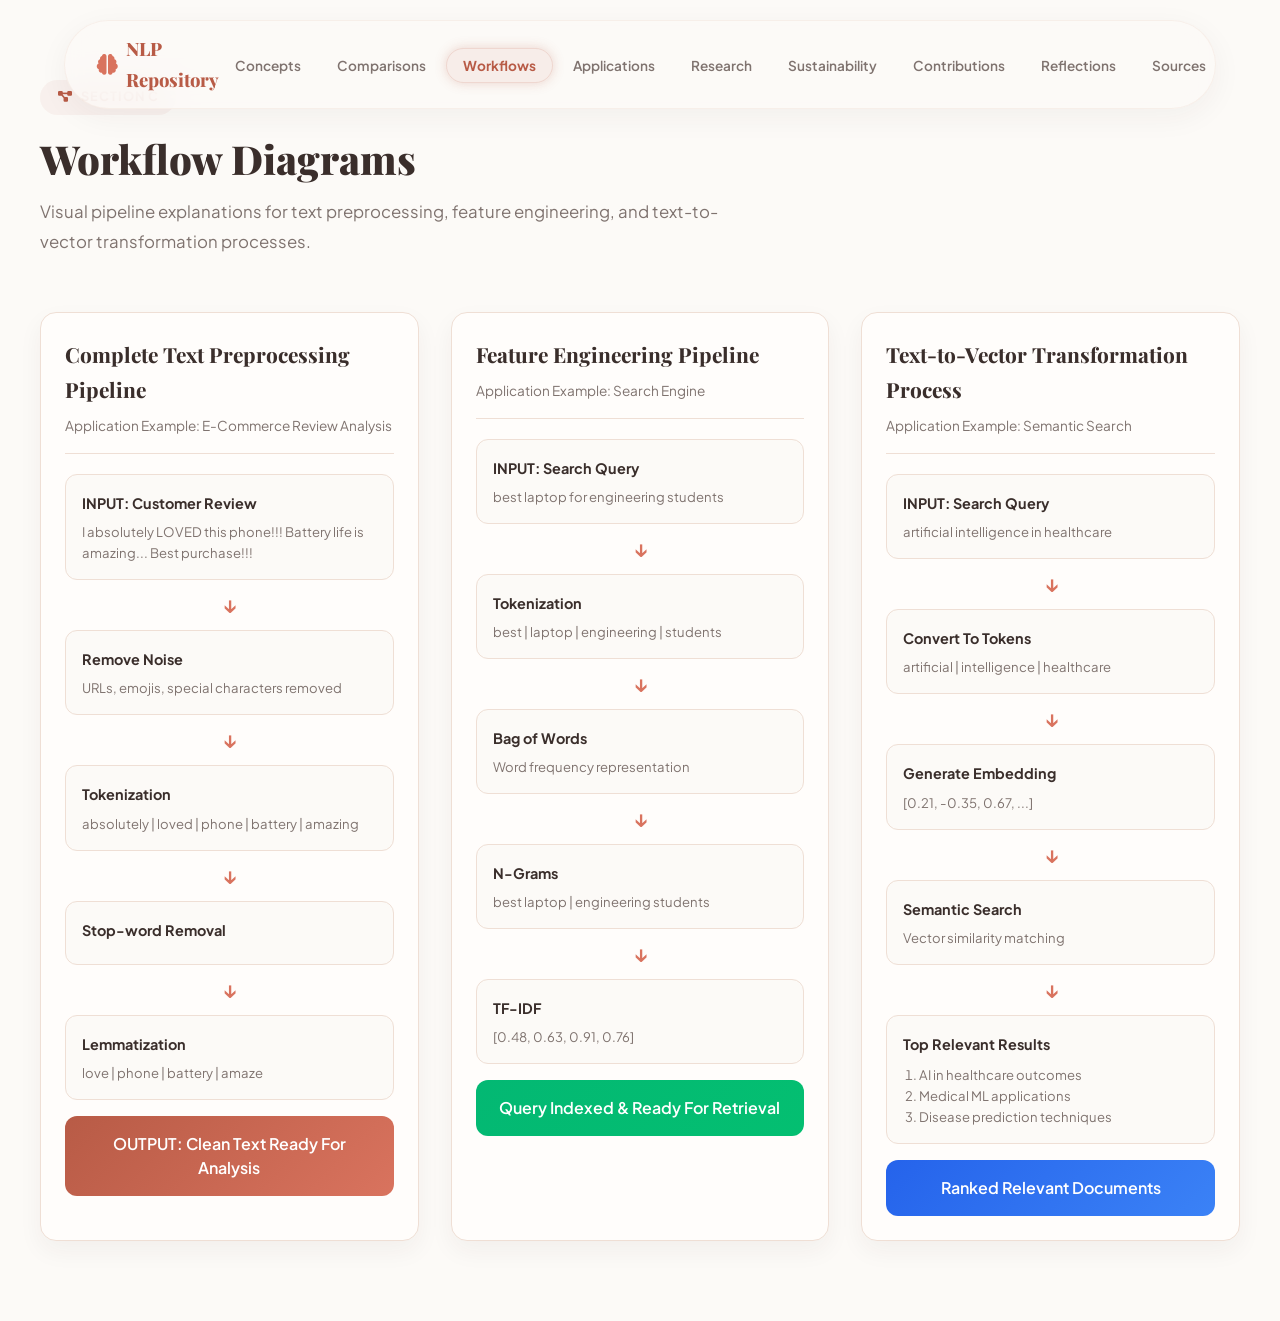
<file: pages/section_c.html>
<!DOCTYPE html>
<html lang="en">

<head>
    <meta charset="UTF-8">
    <meta name="viewport" content="width=device-width, initial-scale=1.0">
    <title>NLP Workflow Pipelines | NLP Repository</title>
    <link
        href="https://fonts.googleapis.com/css2?family=Inter:wght@300;400;500;600;700;800&family=Fira+Code:wght@400;500&display=swap"
        rel="stylesheet">
    <link rel="stylesheet" href="https://cdnjs.cloudflare.com/ajax/libs/font-awesome/6.5.1/css/all.min.css">
    <link rel="stylesheet" href="../css/common.css">
    <link rel="stylesheet" href="../css/section_c.css">
    <base target="_blank">
</head>

<body>
    <!-- Navigation -->
    <nav class="navbar">
        <a href="../index.html" target="_self" class="nav-brand"><i class="fas fa-brain"></i><span>NLP
                Repository</span></a>
        <ul class="nav-links" id="navLinks">
            <li><a href="../index.html#concepts" target="_self" class="">Concepts</a></li>
            <li><a href="../index.html#comparisons" target="_self" class="">Comparisons</a></li>
            <li><a href="../index.html#workflows" target="_self" class="active">Workflows</a></li>
            <li><a href="../index.html#applications" target="_self" class="">Applications</a></li>
            <li><a href="../index.html#research" target="_self" class="">Research</a></li>
            <li><a href="../index.html#sustainability" target="_self" class="">Sustainability</a></li>
            <li><a href="../index.html#contributions" target="_self" class="">Contributions</a></li>
            <li><a href="../index.html#reflections" target="_self" class="">Reflections</a></li>
            <li><a href="../index.html#sources" target="_self" class="">Sources</a></li>
        </ul>
        <div class="hamburger" onclick="toggleNav()"><span></span><span></span><span></span></div>
    </nav>

    <!-- Section C: Workflow Diagrams -->
    <section id="workflows" class="section">
        <div class="container">
            <div class="section-header">
                <div class="section-label"><i class="fas fa-project-diagram"></i> Section C</div>
                <h2 class="section-title">Workflow Diagrams</h2>
                <p class="section-desc">Visual pipeline explanations for text preprocessing, feature engineering, and
                    text-to-vector transformation processes.</p>
            </div>

            <div class="workflow-infographic">

                <div class="workflow-column preprocessing">
                    <!-- Preprocessing Pipeline -->

                    <div class="workflow-title">
                        Complete Text Preprocessing Pipeline
                    </div>

                    <div class="workflow-subtitle">
                        Application Example: E-Commerce Review Analysis
                    </div>

                    <div class="workflow-box">
                        <strong>INPUT: Customer Review</strong>
                        <p>
                            I absolutely LOVED this phone!!!
                            Battery life is amazing...
                            Best purchase!!!
                        </p>
                    </div>

                    <div class="flow-arrow">↓</div>

                    <div class="workflow-box">
                        <strong>Remove Noise</strong>
                        <p>URLs, emojis, special characters removed</p>
                    </div>

                    <div class="flow-arrow">↓</div>

                    <div class="workflow-box">
                        <strong>Tokenization</strong>
                        <p>
                            absolutely | loved | phone | battery | amazing
                        </p>
                    </div>

                    <div class="flow-arrow">↓</div>

                    <div class="workflow-box">
                        <strong>Stop-word Removal</strong>
                    </div>

                    <div class="flow-arrow">↓</div>

                    <div class="workflow-box">
                        <strong>Lemmatization</strong>
                        <p>
                            love | phone | battery | amaze
                        </p>
                    </div>

                    <div class="output-box">
                        OUTPUT: Clean Text Ready For Analysis
                    </div>
                </div>


                <div class="workflow-column feature">
                    <!-- Feature Engineering Pipeline -->


                    <div class="workflow-title">
                        Feature Engineering Pipeline
                    </div>

                    <div class="workflow-subtitle">
                        Application Example: Search Engine
                    </div>

                    <div class="workflow-box">
                        <strong>INPUT: Search Query</strong>
                        <p>best laptop for engineering students</p>
                    </div>

                    <div class="flow-arrow">↓</div>

                    <div class="workflow-box">
                        <strong>Tokenization</strong>
                        <p>
                            best | laptop | engineering | students
                        </p>
                    </div>

                    <div class="flow-arrow">↓</div>

                    <div class="workflow-box">
                        <strong>Bag of Words</strong>
                        <p>Word frequency representation</p>
                    </div>

                    <div class="flow-arrow">↓</div>

                    <div class="workflow-box">
                        <strong>N-Grams</strong>
                        <p>best laptop | engineering students</p>
                    </div>

                    <div class="flow-arrow">↓</div>

                    <div class="workflow-box">
                        <strong>TF-IDF</strong>
                        <p>
                            [0.48, 0.63, 0.91, 0.76]
                        </p>
                    </div>

                    <div class="output-box green">
                        Query Indexed & Ready For Retrieval
                    </div>

                </div>


                <div class="workflow-column vector">
                    <!-- Text-to-Vector Pipeline -->


                    <div class="workflow-title">
                        Text-to-Vector Transformation Process
                    </div>

                    <div class="workflow-subtitle">
                        Application Example: Semantic Search
                    </div>

                    <div class="workflow-box">
                        <strong>INPUT: Search Query</strong>
                        <p>
                            artificial intelligence in healthcare
                        </p>
                    </div>

                    <div class="flow-arrow">↓</div>

                    <div class="workflow-box">
                        <strong>Convert To Tokens</strong>
                        <p>
                            artificial | intelligence | healthcare
                        </p>
                    </div>

                    <div class="flow-arrow">↓</div>

                    <div class="workflow-box">
                        <strong>Generate Embedding</strong>
                        <p>
                            [0.21, -0.35, 0.67, ...]
                        </p>
                    </div>

                    <div class="flow-arrow">↓</div>

                    <div class="workflow-box">
                        <strong>Semantic Search</strong>
                        <p>
                            Vector similarity matching
                        </p>
                    </div>

                    <div class="flow-arrow">↓</div>

                    <div class="workflow-box">
                        <strong>Top Relevant Results</strong>
                        <ol>
                            <li>AI in healthcare outcomes</li>
                            <li>Medical ML applications</li>
                            <li>Disease prediction techniques</li>
                        </ol>
                    </div>

                    <div class="output-box blue">
                        Ranked Relevant Documents
                    </div>

                </div>
            </div>




        </div>
    </section>




    <button class="scroll-top" id="scrollTop" onclick="window.scrollTo({top:0,behavior:'smooth'})"><i
            class="fas fa-arrow-up"></i></button>

    <!-- Concept Card Full-Details Modal -->
    <div class="modal-overlay" id="modalOverlay">
        <div class="modal-box" id="modalBox"></div>
    </div>

    <script src="../script.js" defer></script>
</body>

</html>
</file>
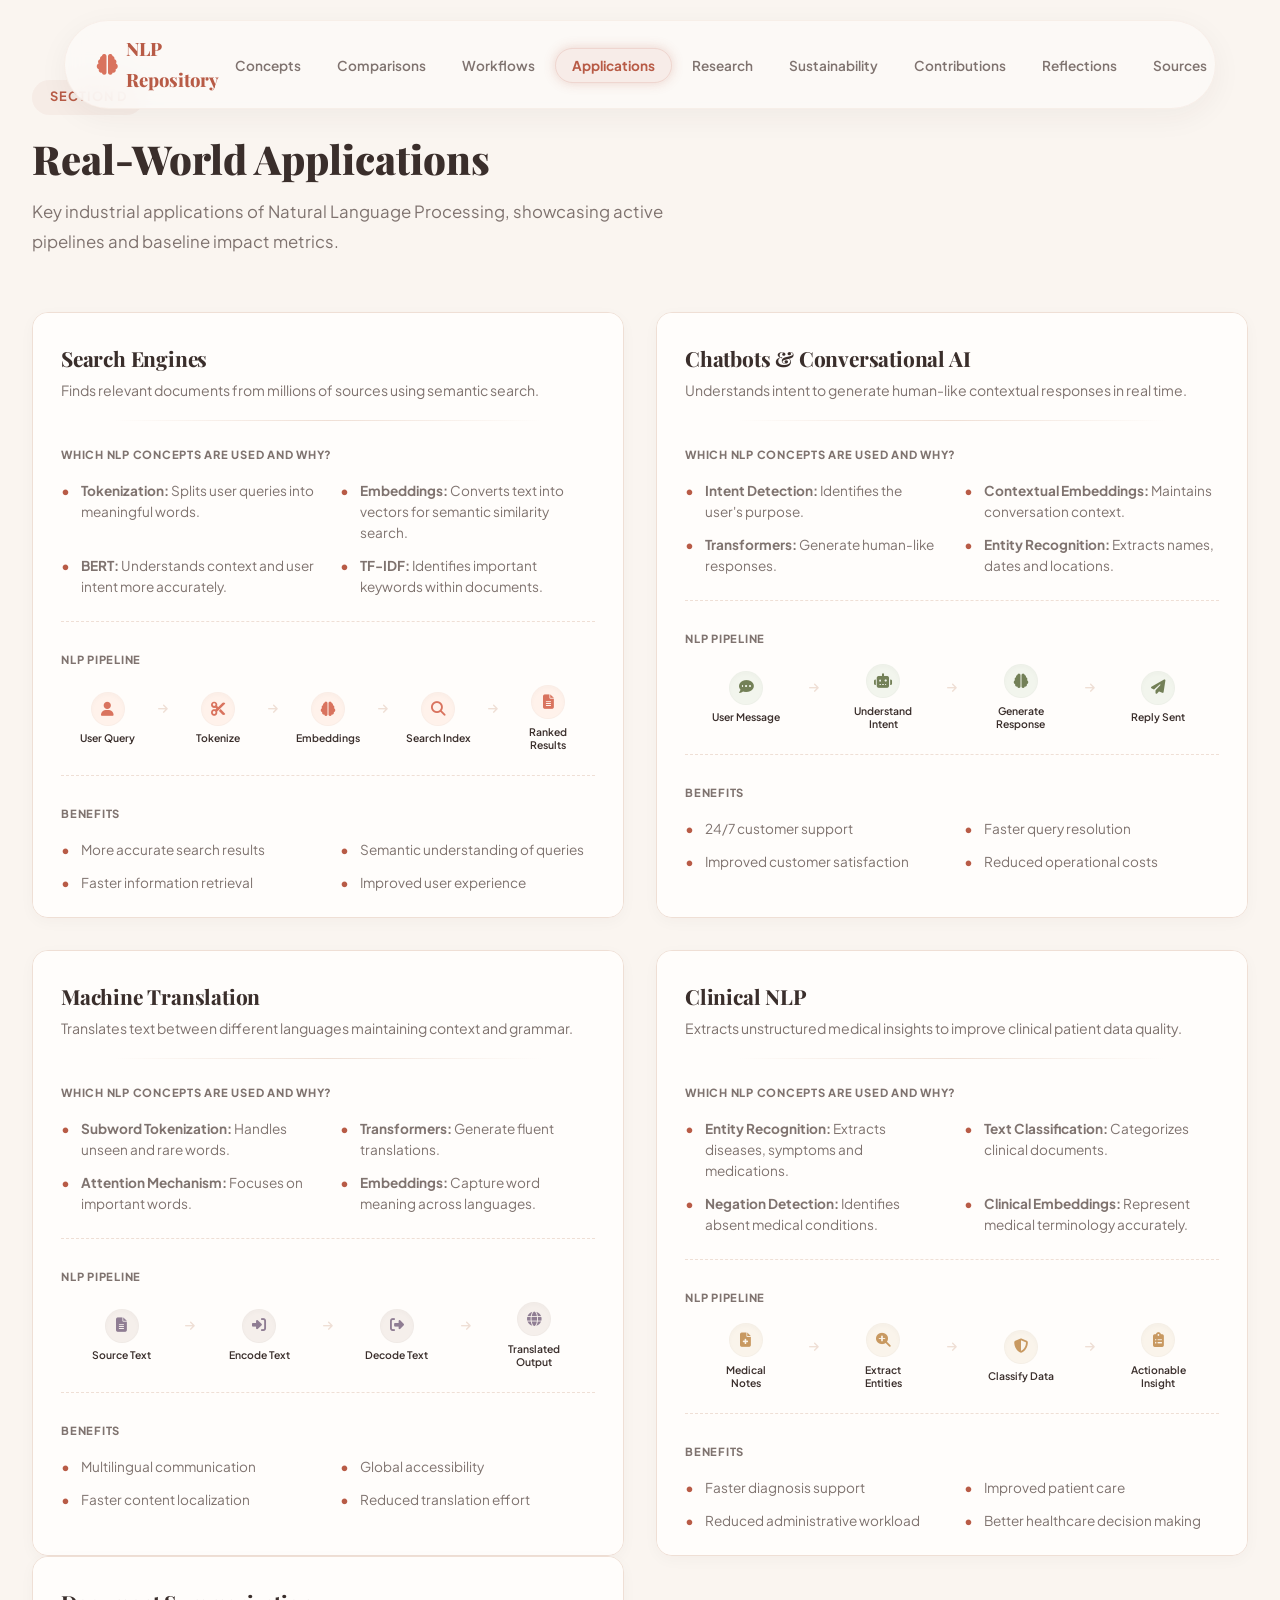
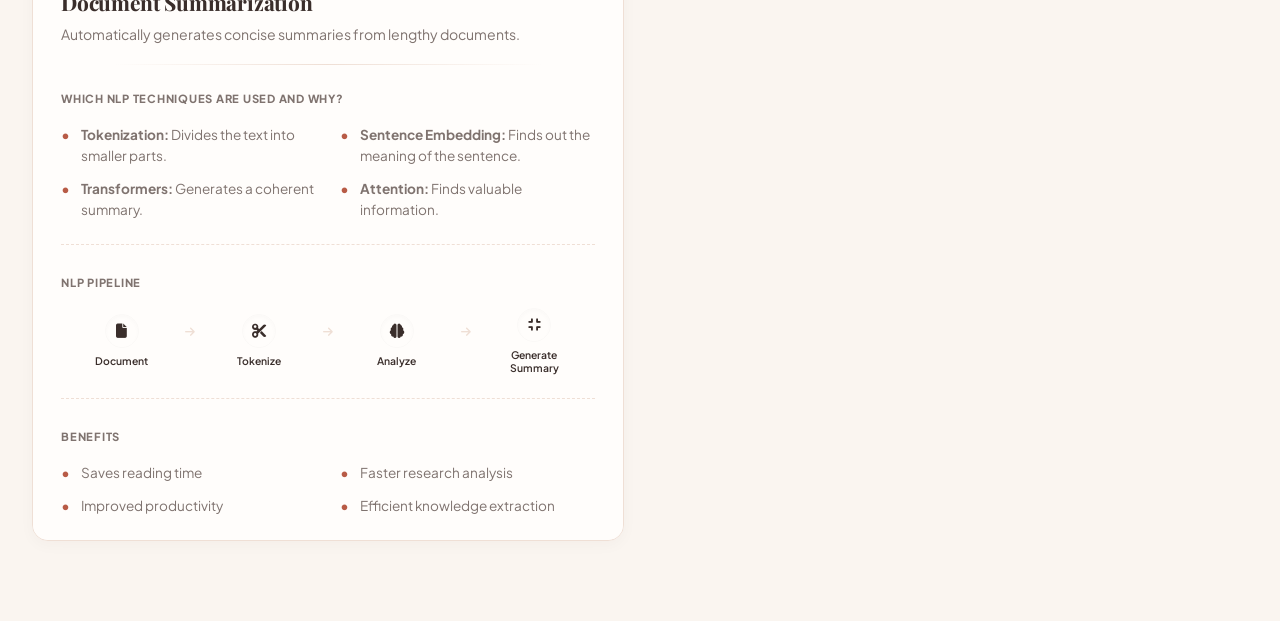
<file: pages/section_d.html>
<!DOCTYPE html>
<html lang="en">

<head>
    <meta charset="UTF-8">
    <meta name="viewport" content="width=device-width, initial-scale=1.0">
    <title>Real-World Applications | NLP Repository</title>
    <link
        href="https://fonts.googleapis.com/css2?family=Inter:wght@300;400;500;600;700;800&family=Fira+Code:wght@400;500&display=swap"
        rel="stylesheet">
    <link rel="stylesheet" href="https://cdnjs.cloudflare.com/ajax/libs/font-awesome/6.5.1/css/all.min.css">
    <link rel="stylesheet" href="../css/common.css">
    <link rel="stylesheet" href="../css/section_d.css">
    <base target="_blank">
</head>

<body>
    <!-- Navigation -->
    <nav class="navbar">
        <a href="../index.html" target="_self" class="nav-brand"><i class="fas fa-brain"></i><span>NLP
                Repository</span></a>
        <ul class="nav-links" id="navLinks">
            <li><a href="../index.html#concepts" target="_self" class="">Concepts</a></li>
            <li><a href="../index.html#comparisons" target="_self" class="">Comparisons</a></li>
            <li><a href="../index.html#workflows" target="_self" class="">Workflows</a></li>
            <li><a href="../index.html#applications" target="_self" class="active">Applications</a></li>
            <li><a href="../index.html#research" target="_self" class="">Research</a></li>
            <li><a href="../index.html#sustainability" target="_self" class="">Sustainability</a></li>
            <li><a href="../index.html#contributions" target="_self" class="">Contributions</a></li>
            <li><a href="../index.html#reflections" target="_self" class="">Reflections</a></li>
            <li><a href="../index.html#sources" target="_self" class="">Sources</a></li>
        </ul>
        <div class="hamburger" onclick="toggleNav()"><span></span><span></span><span></span></div>
    </nav>

    <!-- Section D: Real-World Applications -->
    <section id="applications" class="section section-alt">
        <div class="container">
            <div class="section-header">
                <div class="section-label">Section D</div>
                <h2 class="section-title">Real-World Applications</h2>
                <p class="section-desc">Key industrial applications of Natural Language Processing, showcasing active
                    pipelines and baseline impact metrics.</p>
            </div>

            <div class="app-grid">
                <!-- Card 1: Search Engines -->
                <div class="app-card search-theme">
                    <div class="app-header">
                        <div class="app-header-text">
                            <h3>Search Engines</h3>
                            <p class="app-subtitle">Finds relevant documents from millions of sources using semantic
                                search.</p>
                        </div>
                    </div>

                    <div class="app-body-sections">
                        <!-- Key NLP Concepts Column -->
                        <div class="app-body-col concepts-col">
                            <h4>Which NLP Concepts Are Used and Why?</h4>
                            <ul class="app-explanation">
                                <li><strong>Tokenization:</strong> Splits user queries into meaningful words.</li>
                                <li><strong>Embeddings:</strong> Converts text into vectors for semantic similarity
                                    search.</li>
                                <li><strong>BERT:</strong> Understands context and user intent more accurately.</li>
                                <li><strong>TF-IDF:</strong> Identifies important keywords within documents.</li>
                            </ul>
                        </div>

                        <!-- NLP Pipeline Column -->
                        <div class="app-body-col workflow-col">
                            <h4>NLP Pipeline</h4>
                            <div class="workflow-steps">
                                <div class="step">
                                    <div class="step-icon"><i class="fas fa-user"></i></div>
                                    <div class="step-label">User Query</div>
                                </div>
                                <div class="step-arrow"><i class="fas fa-arrow-right"></i></div>
                                <div class="step">
                                    <div class="step-icon"><i class="fas fa-cut"></i></div>
                                    <div class="step-label">Tokenize</div>
                                </div>
                                <div class="step-arrow"><i class="fas fa-arrow-right"></i></div>
                                <div class="step">
                                    <div class="step-icon"><i class="fas fa-brain"></i></div>
                                    <div class="step-label">Embeddings</div>
                                </div>
                                <div class="step-arrow"><i class="fas fa-arrow-right"></i></div>
                                <div class="step">
                                    <div class="step-icon"><i class="fas fa-search"></i></div>
                                    <div class="step-label">Search Index</div>
                                </div>
                                <div class="step-arrow"><i class="fas fa-arrow-right"></i></div>
                                <div class="step">
                                    <div class="step-icon"><i class="fas fa-file-alt"></i></div>
                                    <div class="step-label">Ranked Results</div>
                                </div>
                            </div>
                        </div>

                        <!-- Impact Column -->
                        <div class="app-body-col impact-col">
                            <h4>Benefits</h4>
                            <ul class="app-explanation">
                                <li>More accurate search results</li>
                                <li>Semantic understanding of queries</li>
                                <li>Faster information retrieval</li>
                                <li>Improved user experience</li>
                            </ul>
                        </div>
                    </div>
                </div>

                <!-- Card 2: Chatbots & Conversational AI -->
                <div class="app-card chat-theme">
                    <div class="app-header">
                        <div class="app-header-text">
                            <h3>Chatbots & Conversational AI</h3>
                            <p class="app-subtitle">Understands intent to generate human-like contextual responses in
                                real time.</p>
                        </div>
                    </div>

                    <div class="app-body-sections">
                        <!-- Key Concepts -->
                        <div class="app-body-col concepts-col">
                            <h4>Which NLP Concepts Are Used and Why?</h4>
                            <ul class="app-explanation">
                                <li><strong>Intent Detection:</strong> Identifies the user's purpose.</li>
                                <li><strong>Contextual Embeddings:</strong> Maintains conversation context.</li>
                                <li><strong>Transformers:</strong> Generate human-like responses.</li>
                                <li><strong>Entity Recognition:</strong> Extracts names, dates and locations.</li>
                            </ul>
                        </div>

                        <!-- NLP Pipeline -->
                        <div class="app-body-col workflow-col">
                            <h4>NLP Pipeline</h4>
                            <div class="workflow-steps">
                                <div class="step">
                                    <div class="step-icon"><i class="fas fa-comment-dots"></i></div>
                                    <div class="step-label">User Message</div>
                                </div>
                                <div class="step-arrow"><i class="fas fa-arrow-right"></i></div>
                                <div class="step">
                                    <div class="step-icon"><i class="fas fa-robot"></i></div>
                                    <div class="step-label">Understand Intent</div>
                                </div>
                                <div class="step-arrow"><i class="fas fa-arrow-right"></i></div>
                                <div class="step">
                                    <div class="step-icon"><i class="fas fa-brain"></i></div>
                                    <div class="step-label">Generate Response</div>
                                </div>
                                <div class="step-arrow"><i class="fas fa-arrow-right"></i></div>
                                <div class="step">
                                    <div class="step-icon"><i class="fas fa-paper-plane"></i></div>
                                    <div class="step-label">Reply Sent</div>
                                </div>
                            </div>
                        </div>

                        <!-- Impact -->
                        <div class="app-body-col impact-col">
                            <h4>Benefits</h4>
                            <ul class="app-explanation">
                                <li>24/7 customer support</li>
                                <li>Faster query resolution</li>
                                <li>Improved customer satisfaction</li>
                                <li>Reduced operational costs</li>
                            </ul>
                        </div>
                    </div>
                </div>

                <!-- Card 3: Machine Translation -->
                <div class="app-card translate-theme">
                    <div class="app-header">
                        <div class="app-header-text">
                            <h3>Machine Translation</h3>
                            <p class="app-subtitle">Translates text between different languages maintaining context and
                                grammar.</p>
                        </div>
                    </div>

                    <div class="app-body-sections">
                        <!-- Key Concepts -->
                        <div class="app-body-col concepts-col">
                            <h4>Which NLP Concepts Are Used and Why?</h4>
                            <ul class="app-explanation">
                                <li><strong>Subword Tokenization:</strong> Handles unseen and rare words.</li>
                                <li><strong>Transformers:</strong> Generate fluent translations.</li>
                                <li><strong>Attention Mechanism:</strong> Focuses on important words.</li>
                                <li><strong>Embeddings:</strong> Capture word meaning across languages.</li>
                            </ul>
                        </div>

                        <!-- NLP Pipeline -->
                        <div class="app-body-col workflow-col">
                            <h4>NLP Pipeline</h4>
                            <div class="workflow-steps">
                                <div class="step">
                                    <div class="step-icon"><i class="fas fa-file-alt"></i></div>
                                    <div class="step-label">Source Text</div>
                                </div>
                                <div class="step-arrow"><i class="fas fa-arrow-right"></i></div>
                                <div class="step">
                                    <div class="step-icon"><i class="fas fa-sign-in-alt"></i></div>
                                    <div class="step-label">Encode Text</div>
                                </div>
                                <div class="step-arrow"><i class="fas fa-arrow-right"></i></div>
                                <div class="step">
                                    <div class="step-icon"><i class="fas fa-sign-out-alt"></i></div>
                                    <div class="step-label">Decode Text</div>
                                </div>
                                <div class="step-arrow"><i class="fas fa-arrow-right"></i></div>
                                <div class="step">
                                    <div class="step-icon"><i class="fas fa-globe"></i></div>
                                    <div class="step-label">Translated Output</div>
                                </div>
                            </div>
                        </div>

                        <!-- Impact -->
                        <div class="app-body-col impact-col">
                            <h4>Benefits</h4>
                            <ul class="app-explanation">
                                <li>Multilingual communication</li>
                                <li>Global accessibility</li>
                                <li>Faster content localization</li>
                                <li>Reduced translation effort</li>
                            </ul>
                        </div>

                    </div>
                </div>

                <!-- Card 4: Clinical NLP -->
                <div class="app-card clinical-theme">
                    <div class="app-header">
                        <div class="app-header-text">
                            <h3>Clinical NLP</h3>
                            <p class="app-subtitle">Extracts unstructured medical insights to improve clinical patient
                                data quality.</p>
                        </div>
                    </div>

                    <div class="app-body-sections">
                        <!-- Key Concepts -->
                        <div class="app-body-col concepts-col">
                            <h4>Which NLP Concepts Are Used and Why?</h4>
                            <ul class="app-explanation">
                                <li><strong>Entity Recognition:</strong> Extracts diseases, symptoms and medications.
                                </li>
                                <li><strong>Text Classification:</strong> Categorizes clinical documents.</li>
                                <li><strong>Negation Detection:</strong> Identifies absent medical conditions.</li>
                                <li><strong>Clinical Embeddings:</strong> Represent medical terminology accurately.</li>
                            </ul>
                        </div>

                        <!-- NLP Pipeline -->
                        <div class="app-body-col workflow-col">
                            <h4>NLP Pipeline</h4>
                            <div class="workflow-steps">
                                <div class="step">
                                    <div class="step-icon"><i class="fas fa-file-medical"></i></div>
                                    <div class="step-label">Medical Notes</div>
                                </div>
                                <div class="step-arrow"><i class="fas fa-arrow-right"></i></div>
                                <div class="step">
                                    <div class="step-icon"><i class="fas fa-search-plus"></i></div>
                                    <div class="step-label">Extract Entities</div>
                                </div>
                                <div class="step-arrow"><i class="fas fa-arrow-right"></i></div>
                                <div class="step">
                                    <div class="step-icon"><i class="fas fa-shield-alt"></i></div>
                                    <div class="step-label">Classify Data</div>
                                </div>
                                <div class="step-arrow"><i class="fas fa-arrow-right"></i></div>
                                <div class="step">
                                    <div class="step-icon"><i class="fas fa-clipboard-list"></i></div>
                                    <div class="step-label">Actionable Insight</div>
                                </div>
                            </div>
                        </div>

                        <!-- Impact -->
                        <div class="app-body-col impact-col">
                            <h4>Benefits</h4>
                            <ul class="app-explanation">
                                <li>Faster diagnosis support</li>
                                <li>Improved patient care</li>
                                <li>Reduced administrative workload</li>
                                <li>Better healthcare decision making</li>
                            </ul>
                        </div>


                    </div>
                </div>
            </div>
            <div class="app-card summary-theme">
                <div class="app-header">
                    <div class="app-header-text">
                        <h3>Document Summarization</h3>
                        <p class="app-subtitle">
                            Automatically generates concise summaries from lengthy documents.
                        </p>
                    </div>
                </div>

                <div class="app-body-sections">

                    <div class="app-body-col concepts-col">
                        <h4>Which NLP Techniques Are Used and Why?</h4>
                        <ul class="app-explanation">
                            <li><strong>Tokenization:</strong> Divides the text into smaller parts.</li>
                            <li><strong>Sentence Embedding:</strong> Finds out the meaning of the sentence.</li>
                            <li><strong>Transformers:</strong> Generates a coherent summary.</li>
                            <li><strong>Attention:</strong> Finds valuable information.</li>
                        </ul>
                    </div>

                    <div class="app-body-col workflow-col">
                        <h4>NLP Pipeline</h4>
                        <div class="workflow-steps">
                            <div class="step">
                                <div class="step-icon"><i class="fas fa-file"></i></div>
                                <div class="step-label">Document</div>
                            </div>

                            <div class="step-arrow"><i class="fas fa-arrow-right"></i></div>

                            <div class="step">
                                <div class="step-icon"><i class="fas fa-cut"></i></div>
                                <div class="step-label">Tokenize</div>
                            </div>

                            <div class="step-arrow"><i class="fas fa-arrow-right"></i></div>

                            <div class="step">
                                <div class="step-icon"><i class="fas fa-brain"></i></div>
                                <div class="step-label">Analyze</div>
                            </div>

                            <div class="step-arrow"><i class="fas fa-arrow-right"></i></div>

                            <div class="step">
                                <div class="step-icon"><i class="fas fa-compress"></i></div>
                                <div class="step-label">Generate Summary</div>
                            </div>
                        </div>
                    </div>

                    <div class="app-body-col impact-col">
                        <h4>Benefits</h4>
                        <ul class="app-explanation">
                            <li>Saves reading time</li>
                            <li>Faster research analysis</li>
                            <li>Improved productivity</li>
                            <li>Efficient knowledge extraction</li>
                        </ul>
                    </div>

                </div>
            </div>

        </div>
    </section>



    <button class="scroll-top" id="scrollTop" onclick="window.scrollTo({top:0,behavior:'smooth'})"><i
            class="fas fa-arrow-up"></i></button>

    <!-- Concept Card Full-Details Modal -->
    <div class="modal-overlay" id="modalOverlay">
        <div class="modal-box" id="modalBox"></div>
    </div>

    <script src="../script.js" defer></script>
</body>

</html>
</file>
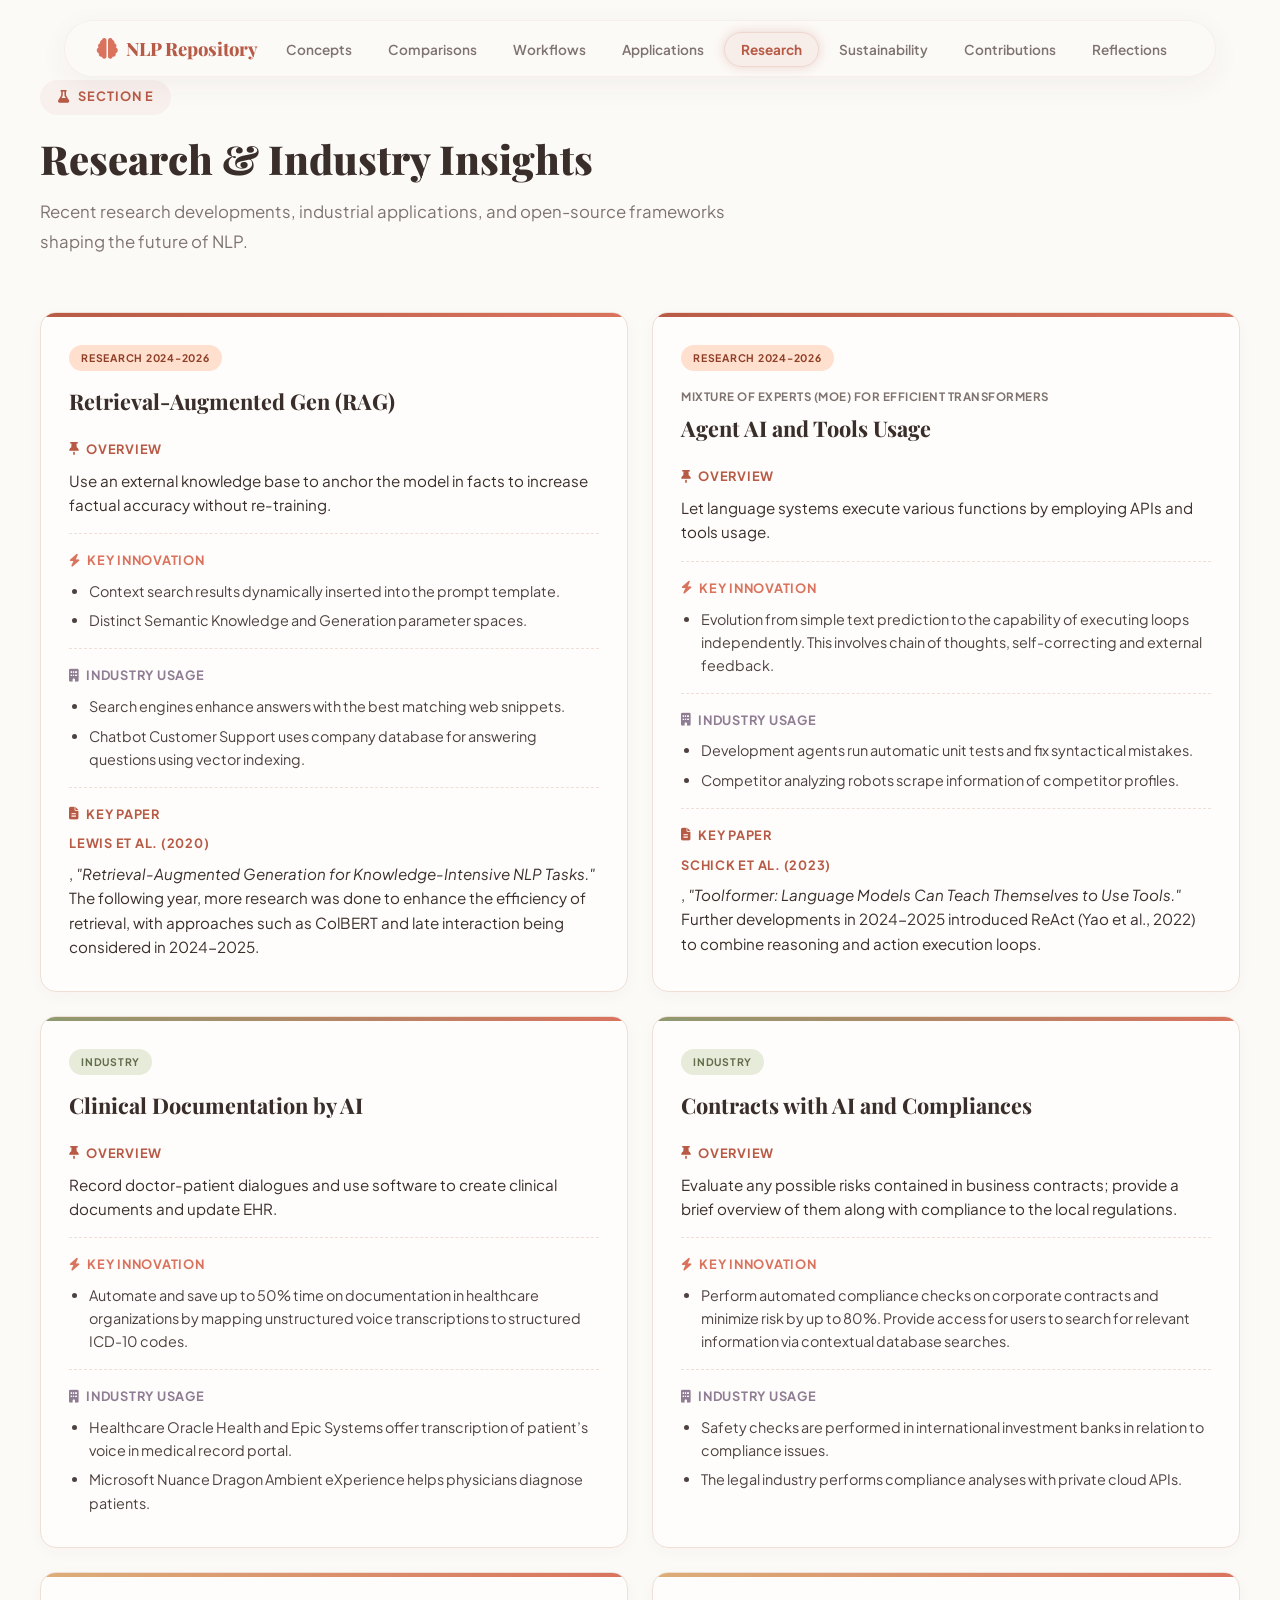
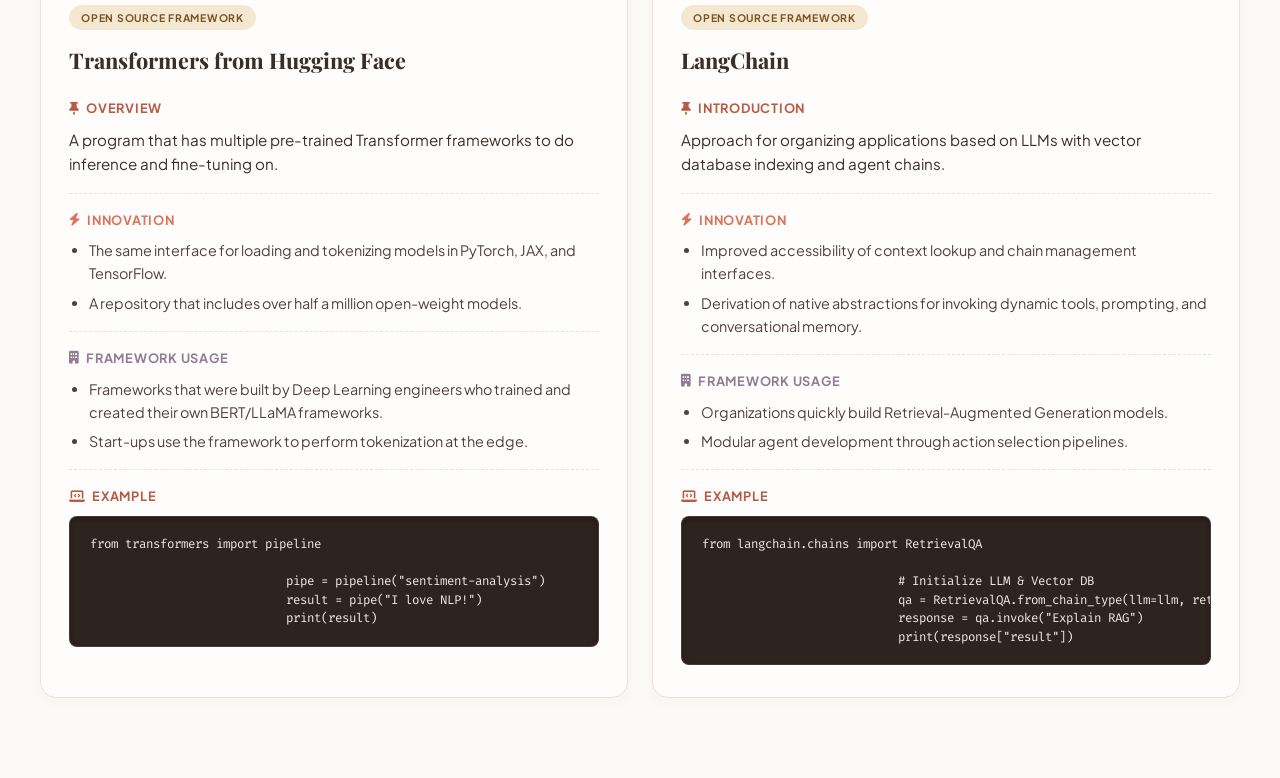
<file: pages/section_e.html>
<!DOCTYPE html>
<html lang="en">

<head>
    <meta charset="UTF-8">
    <meta name="viewport" content="width=device-width, initial-scale=1.0">
    <title>Research & Industry Insights | NLP Repository</title>
    <link
        href="https://fonts.googleapis.com/css2?family=Inter:wght@300;400;500;600;700;800&family=Fira+Code:wght@400;500&display=swap"
        rel="stylesheet">
    <link rel="stylesheet" href="https://cdnjs.cloudflare.com/ajax/libs/font-awesome/6.5.1/css/all.min.css">
    <link rel="stylesheet" href="../css/common.css">
    <link rel="stylesheet" href="../css/section_e.css">
    <base target="_blank">
</head>

<body>
    <!-- Navigation -->
    <nav class="navbar">
        <a href="../index.html" target="_self" class="nav-brand"><i class="fas fa-brain"></i><span>NLP
                Repository</span></a>
        <ul class="nav-links" id="navLinks">
            <li><a href="../index.html#concepts" target="_self" class="">Concepts</a></li>
            <li><a href="../index.html#comparisons" target="_self" class="">Comparisons</a></li>
            <li><a href="../index.html#workflows" target="_self" class="">Workflows</a></li>
            <li><a href="../index.html#applications" target="_self" class="">Applications</a></li>
            <li><a href="../index.html#research" target="_self" class="active">Research</a></li>
            <li><a href="../index.html#sustainability" target="_self" class="">Sustainability</a></li>
            <li><a href="../index.html#contributions" target="_self" class="">Contributions</a></li>
            <li><a href="../index.html#reflections" target="_self" class="">Reflections</a></li>
        </ul>
        <div class="hamburger" onclick="toggleNav()"><span></span><span></span><span></span></div>
    </nav>

    <!-- Section E: Research & Industry -->
    <section id="research" class="section">
        <div class="container">
            <div class="section-header">
                <div class="section-label"><i class="fas fa-flask"></i> Section E</div>
                <h2 class="section-title">Research & Industry Insights</h2>
                <p class="section-desc">Recent research developments, industrial applications, and open-source
                    frameworks shaping the future of NLP.</p>
            </div>

            <div class="research-grid">
                <!-- ================= RESEARCH CARDS (Top) ================= -->
                <!-- Card 1: Retrieval-Augmented Generation -->
                <div class="research-card research">
                    <div class="research-badge">Research 2024-2026</div>
                    <h3>Retrieval-Augmented Gen (RAG)</h3>

                    <div class="card-section overview">
                        <strong><i class="fas fa-thumbtack"></i> Overview</strong>
                        <p>Use an external knowledge base to anchor the model in facts to increase factual accuracy
                            without re-training.</p>
                    </div>

                    <div class="card-section innovation">
                        <strong><i class="fas fa-bolt"></i> Key Innovation</strong>
                        <ul>
                            <li>Context search results dynamically inserted into the prompt template.</li>
                            <li>Distinct Semantic Knowledge and Generation parameter spaces.</li>
                        </ul>
                    </div>

                    <div class="card-section usage">
                        <strong><i class="fas fa-building"></i> Industry Usage</strong>
                        <ul>
                            <li>Search engines enhance answers with the best matching web snippets.</li>
                            <li>Chatbot Customer Support uses company database for answering questions using vector
                                indexing.</li>
                        </ul>
                    </div>

                    <div class="card-section example">
                        <strong><i class="fas fa-file-alt"></i> Key Paper</strong>
                        <p><strong>Lewis et al. (2020)</strong>, <em>"Retrieval-Augmented Generation for
                                Knowledge-Intensive NLP Tasks."</em> The following year, more research was done to
                            enhance the efficiency of retrieval, with approaches such as ColBERT and late interaction
                            being considered in 2024-2025.</p>
                    </div>
                </div>

                <!-- Card 2: Agent AI and Tools Usage -->
                <div class="research-card research">
                    <div class="research-badge">Research 2024-2026</div>
                    <div
                        style="font-size: 0.72rem; font-weight: 700; color: var(--gray); margin-bottom: 0.5rem; text-transform: uppercase; letter-spacing: 0.5px;">
                        Mixture of Experts (MoE) for Efficient Transformers</div>
                    <h3>Agent AI and Tools Usage</h3>

                    <div class="card-section overview">
                        <strong><i class="fas fa-thumbtack"></i> Overview</strong>
                        <p>Let language systems execute various functions by employing APIs and tools usage.</p>
                    </div>

                    <div class="card-section innovation">
                        <strong><i class="fas fa-bolt"></i> Key Innovation</strong>
                        <ul>
                            <li>Evolution from simple text prediction to the capability of executing loops
                                independently. This involves chain of thoughts, self-correcting and external feedback.
                            </li>
                        </ul>
                    </div>

                    <div class="card-section usage">
                        <strong><i class="fas fa-building"></i> Industry Usage</strong>
                        <ul>
                            <li>Development agents run automatic unit tests and fix syntactical mistakes.</li>
                            <li>Competitor analyzing robots scrape information of competitor profiles.</li>
                        </ul>
                    </div>

                    <div class="card-section example">
                        <strong><i class="fas fa-file-alt"></i> Key Paper</strong>
                        <p><strong>Schick et al. (2023)</strong>, <em>"Toolformer: Language Models Can Teach Themselves
                                to Use Tools."</em> Further developments in 2024-2025 introduced ReAct (Yao et al.,
                            2022) to combine reasoning and action execution loops.</p>
                    </div>
                </div>

                <!-- ================= INDUSTRY CARDS (Middle) ================= -->
                <!-- Card 3: Clinical Documentation by AI -->
                <div class="research-card industry">
                    <div class="research-badge">Industry</div>
                    <h3>Clinical Documentation by AI</h3>

                    <div class="card-section overview">
                        <strong><i class="fas fa-thumbtack"></i> Overview</strong>
                        <p>Record doctor-patient dialogues and use software to create clinical documents and update EHR.
                        </p>
                    </div>

                    <div class="card-section innovation">
                        <strong><i class="fas fa-bolt"></i> Key Innovation</strong>
                        <ul>
                            <li>Automate and save up to 50% time on documentation in healthcare organizations by mapping
                                unstructured voice transcriptions to structured ICD-10 codes.</li>
                        </ul>
                    </div>

                    <div class="card-section usage">
                        <strong><i class="fas fa-building"></i> Industry Usage</strong>
                        <ul>
                            <li>Healthcare Oracle Health and Epic Systems offer transcription of patient’s voice in
                                medical record portal.</li>
                            <li>Microsoft Nuance Dragon Ambient eXperience helps physicians diagnose patients.</li>
                        </ul>
                    </div>
                </div>

                <!-- Card 4: Contracts with AI and Compliances -->
                <div class="research-card industry">
                    <div class="research-badge">Industry</div>
                    <h3>Contracts with AI and Compliances</h3>

                    <div class="card-section overview">
                        <strong><i class="fas fa-thumbtack"></i> Overview</strong>
                        <p>Evaluate any possible risks contained in business contracts; provide a brief overview of them
                            along with compliance to the local regulations.</p>
                    </div>

                    <div class="card-section innovation">
                        <strong><i class="fas fa-bolt"></i> Key Innovation</strong>
                        <ul>
                            <li>Perform automated compliance checks on corporate contracts and minimize risk by up to
                                80%. Provide access for users to search for relevant information via contextual database
                                searches.</li>
                        </ul>
                    </div>

                    <div class="card-section usage">
                        <strong><i class="fas fa-building"></i> Industry Usage</strong>
                        <ul>
                            <li>Safety checks are performed in international investment banks in relation to compliance
                                issues.</li>
                            <li>The legal industry performs compliance analyses with private cloud APIs.</li>
                        </ul>
                    </div>
                </div>

                <!-- ================= OPEN SOURCE CARDS (End) ================= -->
                <!-- Card 5: Transformers from Hugging Face -->
                <div class="research-card framework">
                    <div class="research-badge">Open Source Framework</div>
                    <h3>Transformers from Hugging Face</h3>

                    <div class="card-section overview">
                        <strong><i class="fas fa-thumbtack"></i> Overview</strong>
                        <p>A program that has multiple pre-trained Transformer frameworks to do inference and
                            fine-tuning on.</p>
                    </div>

                    <div class="card-section innovation">
                        <strong><i class="fas fa-bolt"></i> Innovation</strong>
                        <ul>
                            <li>The same interface for loading and tokenizing models in PyTorch, JAX, and TensorFlow.
                            </li>
                            <li>A repository that includes over half a million open-weight models.</li>
                        </ul>
                    </div>

                    <div class="card-section usage">
                        <strong><i class="fas fa-building"></i> Framework Usage</strong>
                        <ul>
                            <li>Frameworks that were built by Deep Learning engineers who trained and created their own
                                BERT/LLaMA frameworks.</li>
                            <li>Start-ups use the framework to perform tokenization at the edge.</li>
                        </ul>
                    </div>

                    <div class="card-section example">
                        <strong><i class="fas fa-laptop-code"></i> Example</strong>
                        <div class="code-snippet">from transformers import pipeline

                            pipe = pipeline("sentiment-analysis")
                            result = pipe("I love NLP!")
                            print(result)</div>
                    </div>
                </div>

                <!-- Card 6: LangChain -->
                <div class="research-card framework">
                    <div class="research-badge">Open Source Framework</div>
                    <h3>LangChain</h3>

                    <div class="card-section overview">
                        <strong><i class="fas fa-thumbtack"></i> Introduction</strong>
                        <p>Approach for organizing applications based on LLMs with vector database indexing and agent
                            chains.</p>
                    </div>

                    <div class="card-section innovation">
                        <strong><i class="fas fa-bolt"></i> Innovation</strong>
                        <ul>
                            <li>Improved accessibility of context lookup and chain management interfaces.</li>
                            <li>Derivation of native abstractions for invoking dynamic tools, prompting, and
                                conversational memory.</li>
                        </ul>
                    </div>

                    <div class="card-section usage">
                        <strong><i class="fas fa-building"></i> Framework Usage</strong>
                        <ul>
                            <li>Organizations quickly build Retrieval-Augmented Generation models.</li>
                            <li>Modular agent development through action selection pipelines.</li>
                        </ul>
                    </div>

                    <div class="card-section example">
                        <strong><i class="fas fa-laptop-code"></i> Example</strong>
                        <div class="code-snippet">from langchain.chains import RetrievalQA

                            # Initialize LLM & Vector DB
                            qa = RetrievalQA.from_chain_type(llm=llm, retriever=db)
                            response = qa.invoke("Explain RAG")
                            print(response["result"])</div>
                    </div>
                </div>
            </div>
        </div>
    </section>



    <button class="scroll-top" id="scrollTop" onclick="window.scrollTo({top:0,behavior:'smooth'})"><i
            class="fas fa-arrow-up"></i></button>

    <!-- Concept Card Full-Details Modal -->
    <div class="modal-overlay" id="modalOverlay">
        <div class="modal-box" id="modalBox"></div>
    </div>

    <script src="../script.js" defer></script>
</body>

</html>
</file>
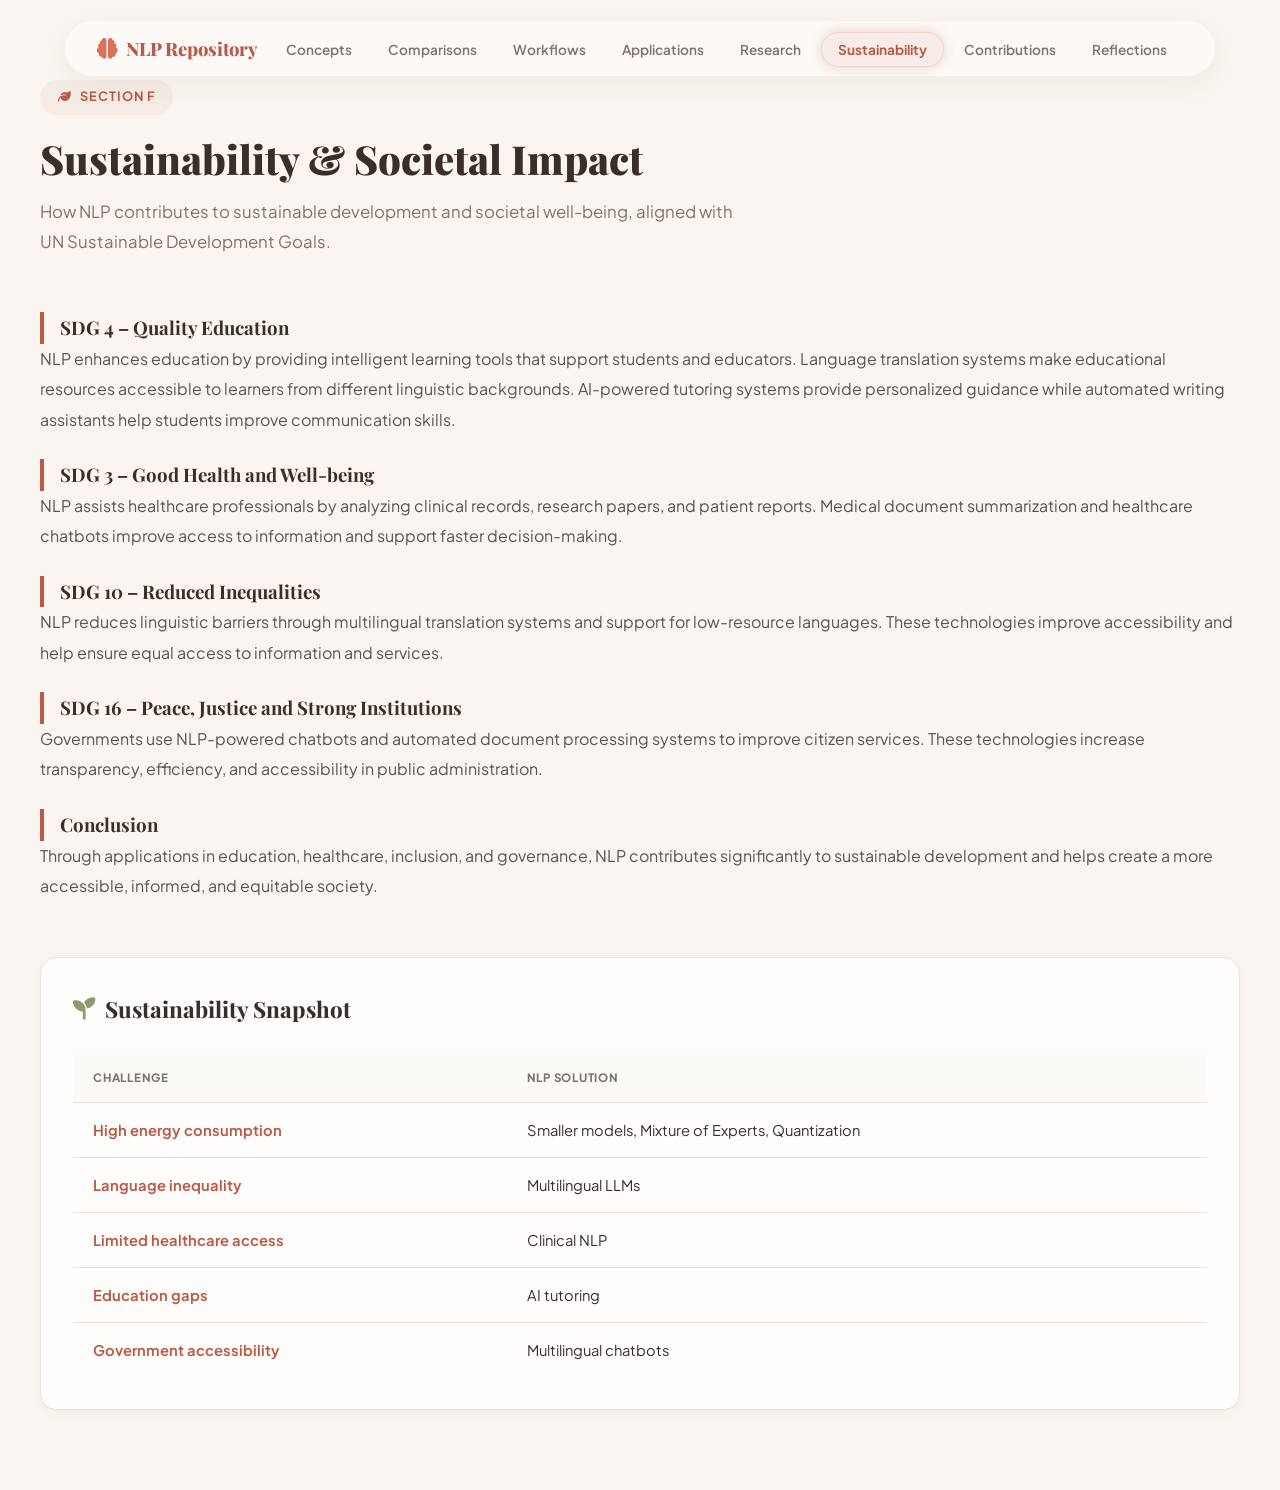
<file: pages/section_f.html>
<!DOCTYPE html>
<html lang="en">

<head>
    <meta charset="UTF-8">
    <meta name="viewport" content="width=device-width, initial-scale=1.0">
    <title>Sustainability in NLP | NLP Repository</title>
    <link
        href="https://fonts.googleapis.com/css2?family=Inter:wght@300;400;500;600;700;800&family=Fira+Code:wght@400;500&display=swap"
        rel="stylesheet">
    <link rel="stylesheet" href="https://cdnjs.cloudflare.com/ajax/libs/font-awesome/6.5.1/css/all.min.css">
    <link rel="stylesheet" href="../css/common.css">
    <link rel="stylesheet" href="../css/section_f.css">
    <base target="_blank">
</head>

<body>
    <!-- Navigation -->
    <nav class="navbar">
        <a href="../index.html" target="_self" class="nav-brand"><i class="fas fa-brain"></i><span>NLP
                Repository</span></a>
        <ul class="nav-links" id="navLinks">
            <li><a href="../index.html#concepts" target="_self" class="">Concepts</a></li>
            <li><a href="../index.html#comparisons" target="_self" class="">Comparisons</a></li>
            <li><a href="../index.html#workflows" target="_self" class="">Workflows</a></li>
            <li><a href="../index.html#applications" target="_self" class="">Applications</a></li>
            <li><a href="../index.html#research" target="_self" class="">Research</a></li>
            <li><a href="../index.html#sustainability" target="_self" class="active">Sustainability</a></li>
            <li><a href="../index.html#contributions" target="_self" class="">Contributions</a></li>
            <li><a href="../index.html#reflections" target="_self" class="">Reflections</a></li>
        </ul>
        <div class="hamburger" onclick="toggleNav()"><span></span><span></span><span></span></div>
    </nav>

    <!-- Section F: Sustainability -->
    <section id="sustainability" class="section section-alt">
        <div class="container">
            <div class="section-header">
                <div class="section-label"><i class="fas fa-leaf"></i> Section F</div>
                <h2 class="section-title">Sustainability & Societal Impact</h2>
                <p class="section-desc">How NLP contributes to sustainable development and societal well-being, aligned
                    with UN Sustainable Development Goals.</p>
            </div>

            <div class="sustainability-content">

                <h3>SDG 4 – Quality Education</h3>

                <p>
                    NLP enhances education by providing intelligent learning tools that support
                    students and educators. Language translation systems make educational
                    resources accessible to learners from different linguistic backgrounds.
                    AI-powered tutoring systems provide personalized guidance while automated
                    writing assistants help students improve communication skills.
                </p>

                <h3>SDG 3 – Good Health and Well-being</h3>

                <p>
                    NLP assists healthcare professionals by analyzing clinical records,
                    research papers, and patient reports. Medical document summarization
                    and healthcare chatbots improve access to information and support
                    faster decision-making.
                </p>

                <h3>SDG 10 – Reduced Inequalities</h3>

                <p>
                    NLP reduces linguistic barriers through multilingual translation systems
                    and support for low-resource languages. These technologies improve
                    accessibility and help ensure equal access to information and services.
                </p>

                <h3>SDG 16 – Peace, Justice and Strong Institutions</h3>

                <p>
                    Governments use NLP-powered chatbots and automated document processing
                    systems to improve citizen services. These technologies increase
                    transparency, efficiency, and accessibility in public administration.
                </p>

                <h3>Conclusion</h3>

                <p>
                    Through applications in education, healthcare, inclusion, and governance,
                    NLP contributes significantly to sustainable development and helps create
                    a more accessible, informed, and equitable society.
                </p>

            </div>
            <!-- Table: Sustainability Snapshot -->
            <div class="sus-snapshot-container">
                <h3><i class="fas fa-seedling"></i> Sustainability Snapshot</h3>
                <div class="table-responsive">
                    <table class="sus-table">
                        <thead>
                            <tr>
                                <th>Challenge</th>
                                <th>NLP Solution</th>
                            </tr>
                        </thead>
                        <tbody>
                            <tr>
                                <td><strong>High energy consumption</strong></td>
                                <td>Smaller models, Mixture of Experts, Quantization</td>
                            </tr>
                            <tr>
                                <td><strong>Language inequality</strong></td>
                                <td>Multilingual LLMs</td>
                            </tr>
                            <tr>
                                <td><strong>Limited healthcare access</strong></td>
                                <td>Clinical NLP</td>
                            </tr>
                            <tr>
                                <td><strong>Education gaps</strong></td>
                                <td>AI tutoring</td>
                            </tr>
                            <tr>
                                <td><strong>Government accessibility</strong></td>
                                <td>Multilingual chatbots</td>
                            </tr>
                        </tbody>
                    </table>
                </div>
            </div>
        </div>
    </section>



    <button class="scroll-top" id="scrollTop" onclick="window.scrollTo({top:0,behavior:'smooth'})"><i
            class="fas fa-arrow-up"></i></button>

    <!-- Concept Card Full-Details Modal -->
    <div class="modal-overlay" id="modalOverlay">
        <div class="modal-box" id="modalBox"></div>
    </div>

    <script src="../script.js" defer></script>
</body>

</html>
</file>
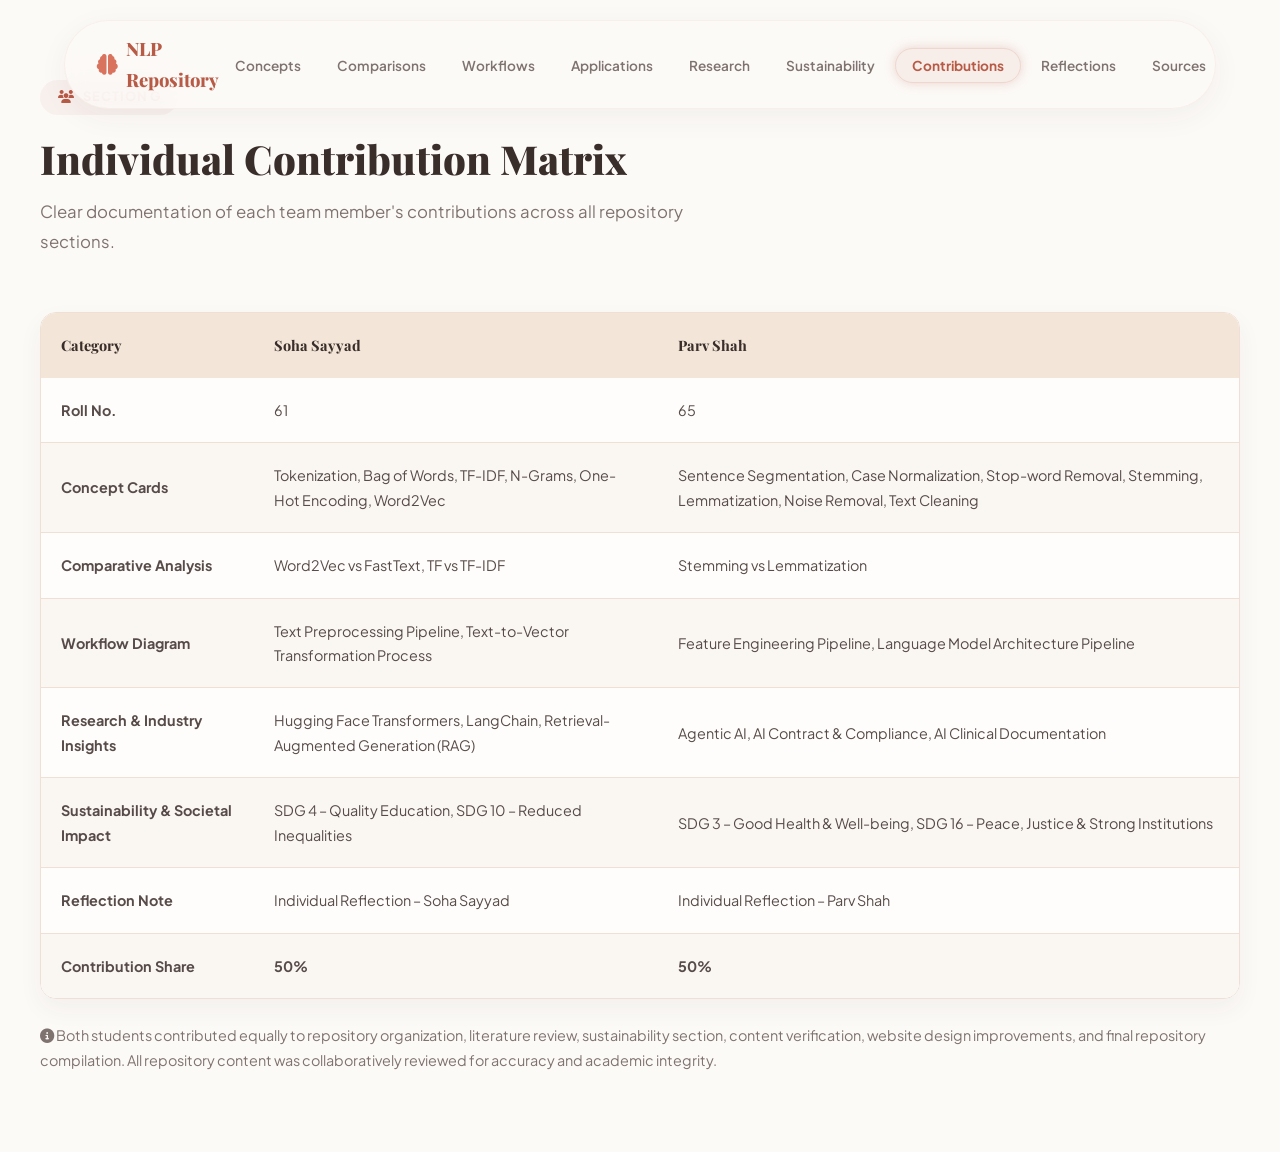
<file: pages/section_g.html>
<!DOCTYPE html>
<html lang="en">

<head>
    <meta charset="UTF-8">
    <meta name="viewport" content="width=device-width, initial-scale=1.0">
    <title>Project Contribution Matrix | NLP Repository</title>
    <link
        href="https://fonts.googleapis.com/css2?family=Inter:wght@300;400;500;600;700;800&family=Fira+Code:wght@400;500&display=swap"
        rel="stylesheet">
    <link rel="stylesheet" href="https://cdnjs.cloudflare.com/ajax/libs/font-awesome/6.5.1/css/all.min.css">
    <link rel="stylesheet" href="../css/common.css">
    <link rel="stylesheet" href="../css/section_g.css">
    <base target="_blank">
</head>

<body>
    <!-- Navigation -->
    <nav class="navbar">
        <a href="../index.html" target="_self" class="nav-brand"><i class="fas fa-brain"></i><span>NLP
                Repository</span></a>
        <ul class="nav-links" id="navLinks">
            <li><a href="../index.html#concepts" target="_self" class="">Concepts</a></li>
            <li><a href="../index.html#comparisons" target="_self" class="">Comparisons</a></li>
            <li><a href="../index.html#workflows" target="_self" class="">Workflows</a></li>
            <li><a href="../index.html#applications" target="_self" class="">Applications</a></li>
            <li><a href="../index.html#research" target="_self" class="">Research</a></li>
            <li><a href="../index.html#sustainability" target="_self" class="">Sustainability</a></li>
            <li><a href="../index.html#contributions" target="_self" class="active">Contributions</a></li>
            <li><a href="../index.html#reflections" target="_self" class="">Reflections</a></li>
            <li><a href="../index.html#sources" target="_self" class="">Sources</a></li>
        </ul>
        <div class="hamburger" onclick="toggleNav()"><span></span><span></span><span></span></div>
    </nav>

    <!-- Section G: Contributions -->
    <section id="contributions" class="section">
        <div class="container">
            <div class="section-header">
                <div class="section-label"><i class="fas fa-users"></i> Section G</div>
                <h2 class="section-title">Individual Contribution Matrix</h2>
                <p class="section-desc">Clear documentation of each team member's contributions across all repository
                    sections.</p>
            </div>

            <div class="matrix-wrap">
                <table class="matrix-table">
                    <thead>
                        <tr>
                            <th>Category</th>
                            <th>Soha Sayyad</th>
                            <th>Parv Shah</th>
                        </tr>
                    </thead>

                    <tbody>
                        <tr>
                            <td><strong>Roll No.</strong></td>
                            <td>61</td>
                            <td>65</td>
                        </tr>

                        <tr>
                            <td><strong>Concept Cards</strong></td>
                            <td>
                                Tokenization, Bag of Words, TF-IDF, N-Grams, One-Hot Encoding, Word2Vec
                            </td>
                            <td>
                                Sentence Segmentation, Case Normalization, Stop-word Removal, Stemming, Lemmatization,
                                Noise Removal, Text Cleaning
                            </td>
                        </tr>

                        <tr>
                            <td><strong>Comparative Analysis</strong></td>
                            <td>
                                Word2Vec vs FastText, TF vs TF-IDF
                            </td>
                            <td>
                                Stemming vs Lemmatization  
                            </td>
                        </tr>

                        <tr>
                            <td><strong>Workflow Diagram</strong></td>
                            <td>Text Preprocessing Pipeline, Text-to-Vector Transformation Process</td>
                            <td>Feature Engineering Pipeline, Language Model Architecture Pipeline</td>
                        </tr>

                        <tr>
                            <td><strong>Research & Industry Insights</strong></td>
                            <td>
                                Hugging Face Transformers, LangChain, Retrieval-Augmented Generation (RAG)
                            </td>
                            <td>
                                Agentic AI, AI Contract & Compliance, AI Clinical Documentation
                            </td>
                        </tr>

                        <tr>
                            <td><strong>Sustainability & Societal Impact</strong></td>
                            <td>
                                SDG 4 – Quality Education, SDG 10 – Reduced Inequalities
                            </td>
                            <td>
                                SDG 3 – Good Health & Well-being, SDG 16 – Peace, Justice & Strong Institutions
                            </td>
                        </tr>

                        <tr>
                            <td><strong>Reflection Note</strong></td>
                            <td>Individual Reflection – Soha Sayyad</td>
                            <td>Individual Reflection – Parv Shah</td>
                        </tr>

                        <tr>
                            <td><strong>Contribution Share</strong></td>
                            <td><strong>50%</strong></td>
                            <td><strong>50%</strong></td>
                        </tr>
                    </tbody>
                </table>
            </div>
            <p style="margin-top:1.5rem;color:var(--gray);font-size:0.9rem;">
                <i class="fas fa-info-circle"></i>
                Both students contributed equally to repository organization,
                literature review, sustainability section, content verification,
                website design improvements, and final repository compilation.
                All repository content was collaboratively reviewed for accuracy
                and academic integrity.
            </p>
        </div>
    </section>




    <button class="scroll-top" id="scrollTop" onclick="window.scrollTo({top:0,behavior:'smooth'})"><i
            class="fas fa-arrow-up"></i></button>

    <!-- Concept Card Full-Details Modal -->
    <div class="modal-overlay" id="modalOverlay">
        <div class="modal-box" id="modalBox"></div>
    </div>

    <script src="../script.js" defer></script>
</body>

</html>
</file>
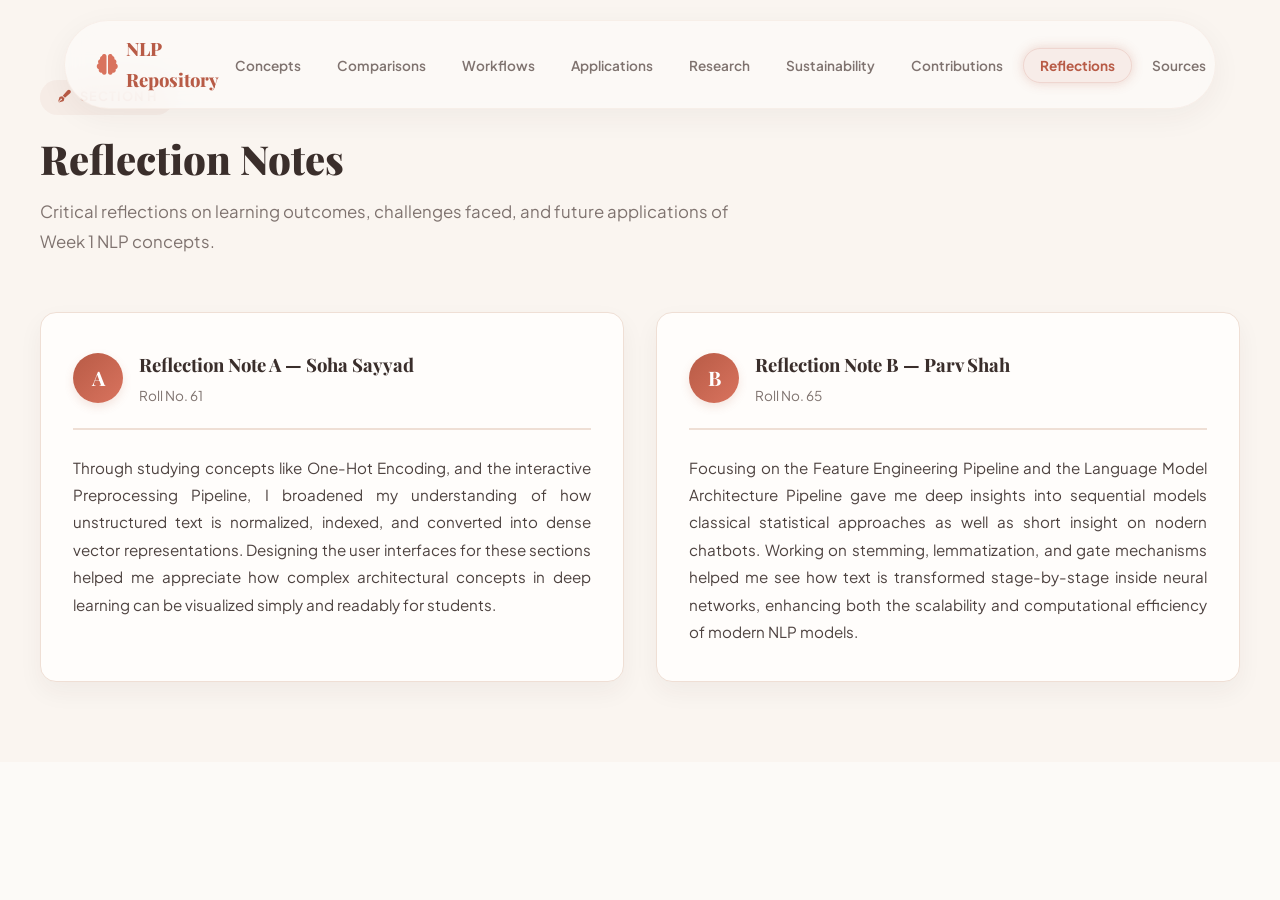
<file: pages/section_h.html>
<!DOCTYPE html>
<html lang="en">

<head>
    <meta charset="UTF-8">
    <meta name="viewport" content="width=device-width, initial-scale=1.0">
    <title>Student Reflection Notes | NLP Repository</title>
    <link
        href="https://fonts.googleapis.com/css2?family=Inter:wght@300;400;500;600;700;800&family=Fira+Code:wght@400;500&display=swap"
        rel="stylesheet">
    <link rel="stylesheet" href="https://cdnjs.cloudflare.com/ajax/libs/font-awesome/6.5.1/css/all.min.css">
    <link rel="stylesheet" href="../css/common.css">
    <link rel="stylesheet" href="../css/section_h.css">
    <base target="_blank">
</head>

<body>
    <!-- Navigation -->
    <nav class="navbar">
        <a href="../index.html" target="_self" class="nav-brand"><i class="fas fa-brain"></i><span>NLP
                Repository</span></a>
        <ul class="nav-links" id="navLinks">
            <li><a href="../index.html#concepts" target="_self" class="">Concepts</a></li>
            <li><a href="../index.html#comparisons" target="_self" class="">Comparisons</a></li>
            <li><a href="../index.html#workflows" target="_self" class="">Workflows</a></li>
            <li><a href="../index.html#applications" target="_self" class="">Applications</a></li>
            <li><a href="../index.html#research" target="_self" class="">Research</a></li>
            <li><a href="../index.html#sustainability" target="_self" class="">Sustainability</a></li>
            <li><a href="../index.html#contributions" target="_self" class="">Contributions</a></li>
            <li><a href="../index.html#reflections" target="_self" class="active">Reflections</a></li>
            <li><a href="../index.html#sources" target="_self" class="">Sources</a></li>
        </ul>
        <div class="hamburger" onclick="toggleNav()"><span></span><span></span><span></span></div>
    </nav>

    <!-- Section H: Reflections -->
    <section id="reflections" class="section section-alt">
        <div class="container">
            <div class="section-header">
                <div class="section-label"><i class="fas fa-pen-fancy"></i> Section H</div>
                <h2 class="section-title">Reflection Notes</h2>
                <p class="section-desc">Critical reflections on learning outcomes, challenges faced, and future
                    applications of Week 1 NLP concepts.</p>
            </div>

            <div class="reflection-grid">
                <div class="reflection-card">
                    <div class="reflection-header">
                        <div class="reflection-avatar">A</div>
                        <div class="reflection-meta">
                            <h4>Reflection Note A — Soha Sayyad</h4>
                            <span>Roll No. 61</span>
                        </div>
                    </div>
                    <div class="reflection-body">
                        <p>Through studying concepts like One-Hot Encoding, and the interactive Preprocessing
                            Pipeline, I broadened my understanding of how unstructured text is normalized, indexed, and
                            converted into dense vector representations. Designing the user interfaces for these
                            sections helped me appreciate how complex architectural concepts in deep learning can be
                            visualized simply and readably for students.</p>
                    </div>
                </div>

                <div class="reflection-card">
                    <div class="reflection-header">
                        <div class="reflection-avatar">B</div>
                        <div class="reflection-meta">
                            <h4>Reflection Note B — Parv Shah</h4>
                            <span>Roll No. 65</span>
                        </div>
                    </div>
                    <div class="reflection-body">
                        <p>Focusing on the Feature Engineering Pipeline and the Language Model Architecture Pipeline
                            gave me deep insights into sequential models classical statistical 
                            approaches as well as short insight on nodern chatbots. Working on stemming, lemmatization, and gate mechanisms helped me see how text
                            is transformed stage-by-stage inside neural networks, enhancing both the scalability and
                            computational efficiency of modern NLP models.</p>
                    </div>
                </div>
            </div>
        </div>
    </section>




    <button class="scroll-top" id="scrollTop" onclick="window.scrollTo({top:0,behavior:'smooth'})"><i
            class="fas fa-arrow-up"></i></button>

    <!-- Concept Card Full-Details Modal -->
    <div class="modal-overlay" id="modalOverlay">
        <div class="modal-box" id="modalBox"></div>
    </div>

    <script src="../script.js" defer></script>
</body>

</html>
</file>
<file: css/common.css>
@import url('https://fonts.googleapis.com/css2?family=Playfair+Display:ital,wght@0,400..900;1,400..900&family=Plus+Jakarta+Sans:ital,wght@0,300..800;1,300..800&family=Fira+Code:wght@400;500&display=swap');

:root {
    --primary: #B85B46;
    /* Elegant Muted Rose-Terracotta */
    --primary-dark: #8C3F2E;
    /* Dark Terracotta Details */
    --secondary: #8F7D93;
    /* Warm Muted Lavender */
    --accent: #D9735E;
    /* Accent Terracotta Peach */
    --success: #8E9A70;
    /* Soft Olive Green */
    --warning: #DCAE79;
    /* Warm Ochre */
    --danger: #C55E57;
    /* Soft Crimson Red */
    --dark: #3A2E2B;
    /* Rich Espresso Coffee */
    --light: #FCFAF7;
    /* Warm Soft Ivory base */
    --gray: #7F736F;
    /* Softer Charcoal Gray */
    --border: #EFDFD5;
    /* Cream Rose Border */
    --border-light: rgba(239, 223, 213, 0.4);
    --shadow: 0 4px 15px rgba(58, 46, 43, 0.03);
    --shadow-md: 0 10px 25px rgba(58, 46, 43, 0.05);
    --shadow-lg: 0 16px 36px rgba(58, 46, 43, 0.08);
    --shadow-xl: 0 24px 48px rgba(58, 46, 43, 0.12);
    --radius: 16px;
    /* Elegant rounded cards */
    --radius-sm: 8px;
    --transition: all 0.4s cubic-bezier(0.16, 1, 0.3, 1);
    --bg-alt: #FAF5F0;
    /* Soft Warm Muted Peach Sand background */
}

* {
    margin: 0;
    padding: 0;
    box-sizing: border-box;
}

html {
    scroll-behavior: smooth;
    scroll-padding-top: 100px;
}

body {
    font-family: 'Plus Jakarta Sans', -apple-system, BlinkMacSystemFont, sans-serif;
    line-height: 1.7;
    color: var(--dark);
    background: var(--light);
    overflow-x: hidden;
    -webkit-font-smoothing: antialiased;
}

h1,
h2,
h3,
h4,
h5,
h6 {
    font-family: 'Playfair Display', Georgia, serif;
    font-weight: 700;
    color: var(--dark);
}


/* ===== NAVIGATION ===== */
.navbar {
    position: fixed;
    top: 1.25rem;
    left: 5%;
    right: 5%;
    background: rgba(252, 250, 247, 0.85);
    /* Frosted warm ivory */
    backdrop-filter: blur(16px);
    -webkit-backdrop-filter: blur(16px);
    padding: 0.75rem 2rem;
    display: flex;
    justify-content: space-between;
    align-items: center;
    box-shadow: 0 8px 30px rgba(58, 46, 43, 0.05);
    z-index: 1000;
    border: 1px solid var(--border-light);
    border-radius: 50px;
    /* Floating pill navigation */
    transition: var(--transition);
}

.nav-brand {
    display: flex;
    align-items: center;
    gap: 0.5rem;
    font-family: 'Playfair Display', Georgia, serif;
    font-size: 1.15rem;
    font-weight: 800;
    color: var(--primary);
    text-decoration: none;
}

.nav-brand i {
    font-size: 1.3rem;
    color: var(--accent);
}

.nav-links {
    display: flex;
    list-style: none;
    gap: 0.25rem;
}

.nav-links a {
    text-decoration: none;
    color: var(--gray);
    font-family: 'Plus Jakarta Sans', sans-serif;
    font-weight: 600;
    font-size: 0.85rem;
    padding: 0.5rem 1rem;
    border-radius: 50px;
    transition: var(--transition);
}

.nav-links a:hover {
    color: var(--primary);
    background: rgba(184, 91, 70, 0.06);
}

.hamburger {
    display: none;
    flex-direction: column;
    gap: 4px;
    cursor: pointer;
    padding: 0.5rem;
}

.hamburger span {
    width: 22px;
    height: 2px;
    background: var(--dark);
    border-radius: 3px;
    transition: var(--transition);
}


/* ===== HERO ===== */
.hero {
    min-height: 90vh;
    display: flex;
    align-items: center;
    justify-content: center;
    padding: 10rem 2rem 5rem;
    background: radial-gradient(circle at 10% 20%, rgba(246, 199, 169, 0.15) 0%, rgba(236, 161, 131, 0.08) 50.2%, rgba(253, 251, 247, 1) 90%);
    color: var(--dark);
    position: relative;
    overflow: hidden;
    border-bottom: 1px solid var(--border);
}

.hero::before {
    display: none;
    /* Remove harsh AI repeating visual pattern background */
}

.hero::after {
    content: '';
    position: absolute;
    width: 500px;
    height: 500px;
    background: radial-gradient(circle, rgba(230, 183, 166, 0.2) 0%, rgba(252, 250, 247, 0) 70%);
    top: -100px;
    right: -100px;
    z-index: 1;
    pointer-events: none;
    filter: blur(40px);
}

.hero-inner {
    max-width: 1200px;
    width: 100%;
    display: grid;
    grid-template-columns: 1.2fr 1fr;
    gap: 4rem;
    align-items: center;
    position: relative;
    z-index: 2;
}

.hero-content h1 {
    font-size: 3.8rem;
    font-family: 'Playfair Display', Georgia, serif;
    font-weight: 850;
    line-height: 1.15;
    margin-bottom: 1rem;
    color: var(--dark);
    background: linear-gradient(135deg, var(--dark) 40%, var(--primary) 100%);
    -webkit-background-clip: text;
    background-clip: text;
    -webkit-text-fill-color: transparent;
}

.hero-content h2 {
    font-size: 1.45rem;
    font-family: 'Plus Jakarta Sans', sans-serif;
    font-weight: 400;
    color: var(--gray);
    margin-bottom: 1.5rem;
}

.hero-meta {
    display: flex;
    flex-wrap: wrap;
    gap: 0.75rem;
    margin-bottom: 2rem;
}

.meta-badge {
    background: rgba(239, 223, 213, 0.4);
    border: 1px solid rgba(239, 223, 213, 0.8);
    font-family: 'Plus Jakarta Sans', sans-serif;
    color: var(--primary);
    font-weight: 600;
    padding: 0.4rem 1rem;
    border-radius: 50px;
    font-size: 0.85rem;
    backdrop-filter: blur(5px);
}

.cta-group {
    display: flex;
    gap: 1rem;
    flex-wrap: wrap;
}

.cta-primary {
    display: inline-flex;
    align-items: center;
    gap: 0.5rem;
    background: linear-gradient(135deg, var(--primary), var(--accent));
    color: white;
    padding: 0.875rem 2rem;
    border-radius: 50px;
    text-decoration: none;
    font-weight: 600;
    font-family: 'Plus Jakarta Sans', sans-serif;
    transition: var(--transition);
    box-shadow: 0 8px 20px rgba(184, 91, 70, 0.15);
}

.cta-primary:hover {
    transform: translateY(-2px);
    box-shadow: 0 12px 28px rgba(184, 91, 70, 0.25);
}

.cta-secondary {
    display: inline-flex;
    align-items: center;
    gap: 0.5rem;
    background: transparent;
    color: var(--primary);
    padding: 0.875rem 2rem;
    border-radius: 50px;
    text-decoration: none;
    font-weight: 600;
    font-family: 'Plus Jakarta Sans', sans-serif;
    border: 1px solid var(--border);
    transition: var(--transition);
}

.cta-secondary:hover {
    background: rgba(184, 91, 70, 0.05);
    border-color: var(--primary);
}

.hero-visual {
    position: relative;
    height: 400px;
    display: flex;
    align-items: center;
    justify-content: center;
}

.orbit-container {
    width: 360px;
    height: 360px;
    position: relative;
}

.orbit-center {
    position: absolute;
    top: 50%;
    left: 50%;
    transform: translate(-50%, -50%);
    width: 100px;
    height: 100px;
    background: linear-gradient(135deg, var(--accent), var(--primary));
    border-radius: 50%;
    display: flex;
    align-items: center;
    justify-content: center;
    font-size: 2.2rem;
    color: white;
    box-shadow: 0 10px 30px rgba(217, 115, 94, 0.25);
    z-index: 10;
}

.orbit-ring {
    position: absolute;
    inset: 0;
    border: 2px dashed rgba(143, 125, 147, 0.25);
    border-radius: 50%;
    animation: spin 20s linear infinite;
}

.orbit-item {
    position: absolute;
    background: rgba(255, 253, 251, 0.85);
    backdrop-filter: blur(10px);
    border: 1px solid var(--border);
    color: var(--dark);
    padding: 0.6rem 1.2rem;
    border-radius: 50px;
    font-size: 0.85rem;
    font-weight: 600;
    white-space: nowrap;
    box-shadow: var(--shadow);
    animation: float 4s ease-in-out infinite;
}

.orbit-item:nth-child(1) {
    top: -10px;
    left: 50%;
    transform: translateX(-50%);
}

.orbit-item:nth-child(2) {
    right: -20px;
    top: 50%;
    transform: translateY(-50%);
    animation-delay: 1s;
}

.orbit-item:nth-child(3) {
    bottom: -10px;
    left: 50%;
    transform: translateX(-50%);
    animation-delay: 2s;
}

.orbit-item:nth-child(4) {
    left: -20px;
    top: 50%;
    transform: translateY(-50%);
    animation-delay: 3s;
}

@keyframes spin {
    from {
        transform: rotate(0deg);
    }

    to {
        transform: rotate(360deg);
    }
}

@keyframes float {

    0%,
    100% {
        transform: translate(var(--tw-translate-x, -50%), 0px);
    }

    50% {
        transform: translate(var(--tw-translate-x, -50%), -10px);
    }
}


/* ===== COURSE INFO BAR ===== */
.course-bar {
    background: var(--bg-alt);
    border-bottom: 1px solid var(--border);
    padding: 2.5rem 2rem;
}

.course-bar-inner {
    max-width: 1200px;
    margin: 0 auto;
    display: grid;
    grid-template-columns: repeat(4, 1fr);
    gap: 1.5rem;
}

.course-stat {
    display: flex;
    align-items: center;
    gap: 1rem;
    padding: 1.25rem;
    border-radius: var(--radius);
    background: var(--light);
    border: 1px solid var(--border);
    box-shadow: var(--shadow);
}

.stat-icon {
    width: 44px;
    height: 44px;
    border-radius: 50%;
    background: rgba(184, 91, 70, 0.08);
    color: var(--primary);
    display: flex;
    align-items: center;
    justify-content: center;
    font-size: 1.1rem;
}

.stat-label {
    font-size: 0.75rem;
    color: var(--gray);
    text-transform: uppercase;
    letter-spacing: 0.5px;
}

.stat-value {
    font-size: 1.1rem;
    font-weight: 700;
    color: var(--dark);
}


/* ===== SECTIONS ===== */
.section {
    padding: 5rem 2rem;
}

.section-alt {
    background: var(--bg-alt);
}

.container {
    max-width: 1200px;
    margin: 0 auto;
}

.section-header {
    margin-bottom: 3.5rem;
    max-width: 700px;
}

.section-label {
    display: inline-flex;
    align-items: center;
    gap: 0.5rem;
    background: rgba(184, 91, 70, 0.06);
    color: var(--primary);
    padding: 0.4rem 1.1rem;
    border-radius: 50px;
    font-family: 'Plus Jakarta Sans', sans-serif;
    font-size: 0.8rem;
    font-weight: 700;
    text-transform: uppercase;
    letter-spacing: 1px;
    margin-bottom: 1.2rem;
}

.section-title {
    font-size: 2.5rem;
    font-weight: 850;
    color: var(--dark);
    margin-bottom: 0.85rem;
    line-height: 1.25;
}

.section-desc {
    color: var(--gray);
    font-family: 'Plus Jakarta Sans', sans-serif;
    font-size: 1.05rem;
    line-height: 1.75;
}


/* ===== FOOTER ===== */
.footer {
    background: #2D2320;
    /* Very soft espresso brown instead of pure black */
    color: #F5EAE4;
    padding: 4rem 2rem 2rem;
    border-top: 1px solid var(--border);
}

.footer-inner {
    max-width: 1200px;
    margin: 0 auto;
    display: grid;
    grid-template-columns: 1fr 2fr 1fr;
    gap: 2rem;
    align-items: start;
    margin-bottom: 2rem;
}

.footer-brand {
    display: flex;
    align-items: center;
    gap: 0.5rem;
    font-family: 'Playfair Display', Georgia, serif;
    font-size: 1.25rem;
    font-weight: 800;
    color: var(--accent);
}

.footer-info p {
    opacity: 0.75;
    font-family: 'Plus Jakarta Sans', sans-serif;
    font-size: 0.85rem;
    margin-bottom: 0.25rem;
}

.footer-link {
    color: #F5EAE4;
    opacity: 0.75;
    text-decoration: none;
    font-size: 0.9rem;
    transition: var(--transition);
}

.footer-link:hover {
    opacity: 1;
    color: var(--accent);
}

.footer-bottom {
    border-top: 1px solid rgba(239, 223, 213, 0.15);
    padding-top: 1.5rem;
    text-align: center;
    opacity: 0.65;
    font-family: 'Plus Jakarta Sans', sans-serif;
    font-size: 0.8rem;
}

.ai-note {
    color: var(--accent);
    margin-top: 0.5rem;
}


/* ===== SCROLL TO TOP ===== */
.scroll-top {
    position: fixed;
    bottom: 2rem;
    right: 2rem;
    width: 48px;
    height: 48px;
    background: linear-gradient(135deg, var(--primary), var(--accent));
    color: white;
    border: none;
    border-radius: 50%;
    cursor: pointer;
    display: flex;
    align-items: center;
    justify-content: center;
    font-size: 1.1rem;
    box-shadow: var(--shadow-lg);
    opacity: 0;
    visibility: hidden;
    transition: var(--transition);
    z-index: 999;
}

.scroll-top.visible {
    opacity: 1;
    visibility: visible;
}

.scroll-top:hover {
    transform: translateY(-3px);
    box-shadow: var(--shadow-xl);
}


/* ===== RESPONSIVE ===== */
@media (max-width: 1024px) {
    .hero-inner {
        grid-template-columns: 1fr;
        text-align: center;
    }

    .hero-visual {
        display: none;
    }

    .hero-content h1 {
        font-size: 2.8rem;
    }

    .cta-group {
        justify-content: center;
    }

    .course-bar-inner {
        grid-template-columns: repeat(2, 1fr);
    }

    .sdg-row {
        grid-template-columns: 1fr;
    }

    .reflection-grid {
        grid-template-columns: 1fr;
    }

    .footer-inner {
        grid-template-columns: 1fr;
        text-align: center;
    }
}

@media (max-width: 768px) {
    .nav-links {
        position: fixed;
        top: 80px;
        right: -100%;
        width: 90%;
        left: 5%;
        height: auto;
        border-radius: var(--radius);
        border: 1px solid var(--border);
        background: var(--light);
        flex-direction: column;
        align-items: center;
        padding: 2rem 0;
        transition: var(--transition);
        box-shadow: var(--shadow-xl);
    }

    .nav-links.active {
        right: 5%;
    }

    .hamburger {
        display: flex;
    }

    .hero {
        padding: 8rem 1.5rem 2rem;
    }

    .hero-content h1 {
        font-size: 2.2rem;
    }

    .section {
        padding: 4rem 1.5rem;
    }

    .section-title {
        font-size: 1.85rem;
    }

    .concept-grid {
        grid-template-columns: 1fr;
    }

    .course-bar-inner {
        grid-template-columns: 1fr;
    }

    .evo-flow {
        flex-direction: column;
    }

    .evo-stage {
        border-radius: var(--radius-sm) !important;
    }

    .evo-stage:not(:last-child)::after {
        right: 50% !important;
        bottom: -10px !important;
        top: auto !important;
        transform: translateX(50%) rotate(90deg) !important;
    }

    .modal-box {
        max-height: 92vh;
    }
}


.nav-links a.active {
    color: var(--primary) !important;
    background: rgba(184, 91, 70, 0.08) !important;
    font-weight: 700;
    box-shadow: 0 0 12px rgba(184, 91, 70, 0.25);
    border: 1px solid rgba(184, 91, 70, 0.15);
}
</file>
<file: css/section_a.css>
/* ===== CONCEPT CARDS ===== */
.filter-bar {
    display: flex;
    gap: 0.5rem;
    margin-bottom: 2rem;
    flex-wrap: wrap;
}

.filter-pill {
    padding: 0.5rem 1.25rem;
    border: 1.5px solid var(--border);
    background: #FFFDFB;
    border-radius: 50px;
    cursor: pointer;
    font-weight: 600;
    font-family: 'Plus Jakarta Sans', sans-serif;
    font-size: 0.85rem;
    color: var(--gray);
    transition: var(--transition);
}

.filter-pill:hover {
    border-color: var(--primary);
    color: var(--primary);
    background: rgba(184, 91, 70, 0.05);
}

.filter-pill.active {
    background: linear-gradient(135deg, var(--primary), var(--accent));
    color: white;
    border-color: transparent;
    box-shadow: 0 4px 12px rgba(184, 91, 70, 0.15);
}

.concept-grid {
    display: grid;
    grid-template-columns: repeat(auto-fill, minmax(360px, 1fr));
    gap: 1.5rem;
}

.concept-card {
    background: #FFFDFB;
    border-radius: var(--radius);
    overflow: hidden;
    box-shadow: var(--shadow);
    transition: transform 0.4s cubic-bezier(0.16, 1, 0.3, 1), box-shadow 0.4s cubic-bezier(0.16, 1, 0.3, 1), border-color 0.4s ease;
    border: 1px solid var(--border);
    display: flex;
    flex-direction: column;
}

.concept-card:hover {
    transform: translateY(-5px) scale(1.025);
    box-shadow: var(--shadow-lg);
    border-color: var(--primary);
}

.card-header {
    padding: 1.25rem 1.5rem;
    display: flex;
    justify-content: space-between;
    align-items: center;
    position: relative;
    overflow: hidden;
}

.card-illustration {
    height: 140px;
    display: flex;
    justify-content: center;
    align-items: center;
    padding: 1rem;
    background: rgba(255, 255, 255, 0.4);
    border-bottom: 1px solid var(--border);
}

.card-illustration img {
    width: 100%;
    height: 100%;
    object-fit: contain;
}

.card-header::before {
    content: '';
    position: absolute;
    inset: 0;
    opacity: 0.08;
}

.card-header.preprocessing {
    background: linear-gradient(135deg, #FFF0E6, #FFF9F5);
}

.card-header.preprocessing::before {
    background: var(--accent);
}

.card-header.feature {
    background: linear-gradient(135deg, #FBF0EB, #FAF5F2);
}

.card-header.feature::before {
    background: var(--primary);
}

.card-header.representation {
    background: linear-gradient(135deg, #F5EFF8, #FAF7FC);
}

.card-header.representation::before {
    background: var(--secondary);
}

.card-header.models {
    background: linear-gradient(135deg, #FAF3E8, #FCFAF7);
}

.card-header.models::before {
    background: var(--warning);
}

.card-id {
    font-size: 1.25rem;
    font-family: 'Plus Jakarta Sans', sans-serif;
    font-weight: 800;
    color: var(--dark);
    opacity: 0.4;
    position: relative;
}

.card-tag {
    font-size: 0.7rem;
    font-family: 'Plus Jakarta Sans', sans-serif;
    font-weight: 700;
    text-transform: uppercase;
    letter-spacing: 1px;
    padding: 0.25rem 0.75rem;
    border-radius: 50px;
    position: relative;
}

.card-tag.preprocessing {
    background: #FFE0CE;
    color: #8E3E26;
}

.card-tag.feature {
    background: #F3DDD7;
    color: #8C3F2E;
}

.card-tag.representation {
    background: #EADEEA;
    color: #554459;
}

.card-tag.models {
    background: #F5E8D3;
    color: #7A5320;
}

.card-body {
    padding: 1.5rem;
    flex: 1;
}

.card-body h3 {
    font-size: 1.25rem;
    font-weight: 750;
    color: var(--dark);
    margin-bottom: 1rem;
}

.field {
    margin-bottom: 1.25rem;
}

.field:last-child {
    margin-bottom: 0;
}

.field-label {
    font-size: 0.75rem;
    font-family: 'Plus Jakarta Sans', sans-serif;
    font-weight: 700;
    text-transform: uppercase;
    letter-spacing: 0.5px;
    color: var(--primary);
    margin-bottom: 0.45rem;
    display: flex;
    align-items: center;
    gap: 0.4rem;
}

.field-label i {
    font-size: 0.8rem;
    color: var(--accent);
}

.field p {
    font-size: 0.9rem;
    color: var(--gray);
    line-height: 1.65;
}

.code-block {
    background: #2D2320;
    /* Warm dark espresso */
    color: #F5EAE4;
    padding: 0.85rem 1.1rem;
    border-radius: var(--radius-sm);
    font-family: 'Fira Code', monospace;
    font-size: 0.8rem;
    line-height: 1.55;
    overflow-x: auto;
    margin-top: 0.5rem;
    border: 1px solid rgba(239, 223, 213, 0.12);
}

.code-block .comment {
    color: #8A7B76;
}

.code-block .keyword {
    color: #D9735E;
}

.code-block .string {
    color: #8E9A70;
}

.code-block .number {
    color: #DCAE79;
}

.card-footer {
    padding: 1.25rem 1.5rem;
    background: #FAF8F5;
    border-top: 1px solid var(--border);
    display: grid;
    grid-template-columns: 1fr 1fr;
    gap: 1.25rem;
}

.footer-col h4 {
    font-size: 0.7rem;
    font-family: 'Plus Jakarta Sans', sans-serif;
    font-weight: 700;
    text-transform: uppercase;
    letter-spacing: 0.5px;
    margin-bottom: 0.5rem;
}

.footer-col.pros h4 {
    color: var(--success);
}

.footer-col.cons h4 {
    color: var(--danger);
}

.footer-col ul {
    list-style: none;
    font-size: 0.8rem;
    color: var(--gray);
}

.footer-col li {
    padding: 0.2rem 0;
    display: flex;
    align-items: flex-start;
    gap: 0.4rem;
}

.footer-col li::before {
    content: '';
    width: 5px;
    height: 5px;
    border-radius: 50%;
    margin-top: 0.4rem;
    flex-shrink: 0;
}

.footer-col.pros li::before {
    background: var(--success);
}

.footer-col.cons li::before {
    background: var(--danger);
}


/* ===== CONCEPT CARD: COMPACT VIEW + MODAL ===== */
.concept-card .card-body>div.field:nth-of-type(n+2) {
    display: none;
}

.concept-card .card-footer {
    display: none;
}

.concept-card .card-body p.card-desc-hint {
    font-size: 0.85rem;
    color: var(--gray);
    margin-top: 1rem;
    font-family: 'Plus Jakarta Sans', sans-serif;
}

.details-btn {
    margin-top: 1.25rem;
    display: inline-flex;
    align-items: center;
    justify-content: center;
    gap: 0.5rem;
    width: 100%;
    background: linear-gradient(135deg, var(--primary), var(--accent));
    color: white;
    border: none;
    padding: 0.75rem 1.25rem;
    border-radius: 50px;
    /* highly rounded pill shapes */
    font-weight: 600;
    font-size: 0.85rem;
    font-family: 'Plus Jakarta Sans', sans-serif;
    cursor: pointer;
    box-shadow: 0 4px 12px rgba(184, 91, 70, 0.12);
    transition: var(--transition);
}

.details-btn:hover {
    transform: translateY(-2px);
    background: linear-gradient(135deg, var(--primary-dark), var(--primary));
    box-shadow: 0 8px 18px rgba(184, 91, 70, 0.22);
}

.details-btn:active {
    transform: translateY(0);
}

body.modal-open {
    overflow: hidden;
}

.modal-overlay {
    position: fixed;
    inset: 0;
    background: rgba(58, 46, 43, 0.55);
    /* Espresso overlay blur */
    backdrop-filter: blur(12px);
    -webkit-backdrop-filter: blur(12px);
    display: flex;
    align-items: center;
    justify-content: center;
    padding: 2.5rem 1.25rem;
    z-index: 2000;
    opacity: 0;
    visibility: hidden;
    transition: opacity 0.35s ease, visibility 0.35s ease;
}

.modal-overlay.active {
    opacity: 1;
    visibility: visible;
}

.modal-box {
    position: relative;
    background: #FCFAF7;
    /* warm soft cream sheet modal background */
    border-radius: var(--radius);
    max-width: 660px;
    width: 100%;
    max-height: 88vh;
    overflow-y: auto;
    box-shadow: var(--shadow-xl);
    transform: scale(0.95);
    transition: transform 0.4s cubic-bezier(0.16, 1, 0.3, 1);
    border: 1px solid var(--border);
}

.modal-overlay.active .modal-box {
    transform: scale(1);
}

/* Inside the modal, reveal everything the compact card hides */
.modal-box .concept-card {
    box-shadow: none;
    border: none;
    border-radius: 0;
    background: transparent;
}

.modal-box .card-body>div.field:nth-of-type(n+2) {
    display: block !important;
}

.modal-box .card-footer {
    display: grid !important;
}

.modal-box .details-btn {
    display: none !important;
}

.modal-close-btn {
    position: sticky;
    top: 1rem;
    float: right;
    margin: 1rem 1rem -2.5rem 0;
    width: 36px;
    height: 36px;
    border-radius: 50%;
    border: 1px solid var(--border);
    background: rgba(252, 250, 247, 0.9);
    color: var(--dark);
    font-size: 1rem;
    cursor: pointer;
    display: flex;
    align-items: center;
    justify-content: center;
    z-index: 10;
    transition: var(--transition);
}

.modal-close-btn:hover {
    background: var(--primary);
    color: white;
    border-color: var(--primary);
    transform: rotate(90deg);
}


/* ===== CATEGORY OVERVIEW CARDS ===== */
.category-grid {
    display: grid;
    grid-template-columns: repeat(auto-fit, minmax(260px, 1fr));
    gap: 1.5rem;
}

.category-card {
    background: #FFFDFB;
    border-radius: var(--radius);
    border: 1px solid var(--border);
    box-shadow: var(--shadow);
    padding: 2.25rem 2rem;
    display: flex;
    flex-direction: column;
    gap: 1rem;
    transition: transform 0.4s cubic-bezier(0.16, 1, 0.3, 1), box-shadow 0.4s cubic-bezier(0.16, 1, 0.3, 1), border-color 0.4s ease;
}

.category-card:hover {
    transform: translateY(-5px) scale(1.025);
    box-shadow: var(--shadow-lg);
    border-color: var(--primary);
}

.category-icon {
    width: 56px;
    height: 56px;
    border-radius: var(--radius-sm);
    display: flex;
    align-items: center;
    justify-content: center;
    font-size: 1.4rem;
    color: white;
    box-shadow: 0 4px 10px rgba(58, 46, 43, 0.05);
}

.category-icon.preprocessing {
    background: linear-gradient(135deg, #ECA183, #D9735E);
}

.category-icon.feature {
    background: linear-gradient(135deg, #B85B46, #8C3F2E);
}

.category-icon.representation {
    background: linear-gradient(135deg, #8F7D93, #6E5D72);
}

.category-icon.models {
    background: linear-gradient(135deg, #DCAE79, #C89961);
}

.category-count {
    font-size: 0.75rem;
    font-family: 'Plus Jakarta Sans', sans-serif;
    font-weight: 700;
    color: var(--primary);
    text-transform: uppercase;
    letter-spacing: 0.75px;
}

.category-card h3 {
    font-size: 1.3rem;
    font-weight: 750;
    color: var(--dark);
}

.category-card p {
    font-size: 0.9rem;
    color: var(--gray);
    line-height: 1.7;
    margin-bottom: 0.5rem;
    flex: 1;
}

.category-view-btn {
    margin-top: 0.25rem;
    display: inline-flex;
    align-items: center;
    justify-content: center;
    gap: 0.5rem;
    background: linear-gradient(135deg, var(--primary), var(--accent));
    color: white;
    border: none;
    padding: 0.75rem 1.5rem;
    border-radius: 50px;
    font-weight: 600;
    font-size: 0.85rem;
    font-family: 'Plus Jakarta Sans', sans-serif;
    cursor: pointer;
    box-shadow: 0 4px 12px rgba(184, 91, 70, 0.12);
    transition: var(--transition);
}

.category-view-btn:hover {
    transform: translateY(-2px);
    background: linear-gradient(135deg, var(--primary-dark), var(--primary));
    box-shadow: 0 8px 18px rgba(184, 91, 70, 0.22);
}

.category-view-btn:active {
    transform: translateY(0);
}

.back-to-categories {
    display: none;
    align-items: center;
    gap: 0.5rem;
    background: #FFFDFB;
    border: 1.5px solid var(--border);
    color: var(--dark);
    padding: 0.65rem 1.5rem;
    border-radius: 50px;
    font-weight: 600;
    font-size: 0.9rem;
    font-family: 'Plus Jakarta Sans', sans-serif;
    cursor: pointer;
    margin-bottom: 2rem;
    transition: var(--transition);
}

.back-to-categories:hover {
    border-color: var(--primary);
    color: var(--primary);
    background: rgba(184, 91, 70, 0.05);
}

.back-to-categories.visible {
    display: inline-flex;
}
</file>
<file: css/section_b.css>
/* ===== COMPARISONS ===== */
.tab-nav {
    display: flex;
    gap: 0.5rem;
    margin-bottom: 2rem;
    overflow-x: auto;
    padding-bottom: 0.5rem;
    scrollbar-width: none;
}

.tab-nav::-webkit-scrollbar {
    display: none;
}

.tab-btn {
    padding: 0.75rem 1.75rem;
    border: 1px solid var(--border);
    background: #FFFDFB;
    border-radius: 50px;
    /* Modern rounded pill selector */
    cursor: pointer;
    font-weight: 600;
    font-family: 'Plus Jakarta Sans', sans-serif;
    font-size: 0.85rem;
    white-space: nowrap;
    transition: var(--transition);
    box-shadow: var(--shadow);
    color: var(--gray);
}

.tab-btn:hover {
    background: var(--bg-alt);
    border-color: var(--primary);
    color: var(--primary);
}

.tab-btn.active {
    background: linear-gradient(135deg, var(--primary), var(--accent));
    color: white;
    border-color: transparent;
    box-shadow: 0 4px 12px rgba(184, 91, 70, 0.15);
}

.tab-panel {
    display: none;
    animation: fadeIn 0.4s ease;
}

.tab-panel.active {
    display: block;
}

@keyframes fadeIn {
    from {
        opacity: 0;
        transform: translateY(10px);
    }

    to {
        opacity: 1;
        transform: translateY(0);
    }
}

.comp-table-wrap {
    overflow-x: auto;
    border-radius: var(--radius);
    box-shadow: var(--shadow-md);
    margin-bottom: 2rem;
    border: 1px solid var(--border);
}

.comp-table {
    width: 100%;
    border-collapse: collapse;
    background: #FFFDFB;
    font-family: 'Plus Jakarta Sans', sans-serif;
    font-size: 0.9rem;
}

.comp-table th {
    background: #F3E6D8;
    /* Warm champagne table header */
    color: var(--dark);
    padding: 1.25rem 1.5rem;
    text-align: left;
    font-weight: 750;
    font-family: 'Playfair Display', Georgia, serif;
    font-size: 0.95rem;
    border-bottom: 2px solid var(--border);
}

.comp-table td {
    padding: 1.25rem 1.5rem;
    border-bottom: 1px solid var(--border);
    color: var(--dark);
    opacity: 0.9;
    vertical-align: top;
    line-height: 1.65;
}

.comp-table tr:last-child td {
    border-bottom: none;
}

.comp-table tr:nth-child(even) {
    background: #FAF6F2;
    /* Alternate row shading */
}

.comp-table tr:hover {
    background: #F7EFE9;
}

.comp-table td:first-child {
    font-weight: 700;
    color: var(--dark);
    width: 170px;
    background: #FAF8F5;
    border-right: 1px solid var(--border);
}

.col-left {
    border-left: 4px solid var(--primary);
}

.col-right {
    border-left: 4px solid var(--secondary);
}

.badge-good {
    color: var(--success);
    font-weight: 700;
}

.badge-bad {
    color: var(--danger);
    font-weight: 700;
}

.badge-info {
    color: var(--primary);
    font-weight: 700;
}

.verdict {
    background: linear-gradient(135deg, var(--primary), var(--accent));
    color: white;
    padding: 1.5rem 2rem;
    border-radius: var(--radius);
    display: flex;
    align-items: center;
    gap: 1.25rem;
    font-size: 0.95rem;
    line-height: 1.65;
    box-shadow: 0 4px 15px rgba(184, 91, 70, 0.12);
}

.verdict i {
    font-size: 1.6rem;
    flex-shrink: 0;
    color: #F8FAF7;
}

.verdict strong {
    font-family: 'Playfair Display', Georgia, serif;
    font-size: 1.1rem;
    font-weight: 700;
}
</file>
<file: css/section_c.css>
/* ===== WORKFLOW INFOGRAPHIC ===== */

.workflow-infographic {
    display: grid;
    grid-template-columns: repeat(3, 1fr);
    gap: 2rem;
    margin-top: 3rem;
    align-items: start;
}

.workflow-column {
    background: #FFFDFB;
    border: 1px solid var(--border);
    border-radius: var(--radius);
    padding: 1.5rem;
    box-shadow: var(--shadow-md);
    height: 100%;
    transition: var(--transition);
}

.workflow-column:hover {
    transform: translateY(-4px);
    box-shadow: 0 12px 28px rgba(0, 0, 0, 0.08);
}

.workflow-title {
    font-family: 'Playfair Display', Georgia, serif;
    font-size: 1.3rem;
    font-weight: 750;
    color: var(--dark);
    margin-bottom: 0.4rem;
}

.workflow-subtitle {
    font-size: 0.85rem;
    color: var(--gray);
    margin-bottom: 1.25rem;
    padding-bottom: 1rem;
    border-bottom: 1px solid var(--border);
}

.workflow-box {
    background: var(--light);
    border: 1px solid var(--border);
    border-radius: 12px;
    padding: 1rem;
    transition: var(--transition);
}

.workflow-box:hover {
    border-color: var(--primary);
    background: rgba(184, 91, 70, 0.03);
}

.workflow-box strong {
    display: block;
    margin-bottom: 0.35rem;
    font-size: 0.9rem;
    color: var(--dark);
}

.workflow-box p,
.workflow-box li {
    font-size: 0.82rem;
    line-height: 1.6;
    color: var(--gray);
    margin: 0;
}

.workflow-box ol {
    padding-left: 1rem;
    margin: 0.5rem 0 0 0;
}

.flow-arrow {
    text-align: center;
    font-size: 1.25rem;
    color: var(--accent);
    padding: 0.5rem 0;
    font-weight: 700;
}

.output-box {
    margin-top: 1rem;
    padding: 1rem;
    border-radius: 12px;
    color: white;
    font-weight: 600;
    text-align: center;
    line-height: 1.5;
    background: linear-gradient(135deg,
            var(--primary),
            var(--accent));
}

.output-box.green {
    background: linear-gradient(135deg,
            #03b873,
            #04bf71);
}

.output-box.blue {
    background: linear-gradient(135deg,
            #2563eb,
            #3b82f6);
}

/* Application Example Highlight */

.workflow-box:first-of-type {
    border: 2px solid rgba(184, 91, 70, 0.15);
}

/* Mobile */

@media (max-width:1200px) {
    .workflow-infographic {
        grid-template-columns: 1fr;
    }
}

/* Tablet */

@media (max-width:768px) {

    .workflow-column {
        padding: 1.25rem;
    }

    .workflow-title {
        font-size: 1.15rem;
    }

    .workflow-box {
        padding: 0.85rem;
    }
}
</file>
<file: css/section_d.css>
/* ===== APPLICATIONS PREMIUM REDESIGN ===== */

/* Override parent container size specifically for Section D to allow sufficient room */
#applications .container {
    max-width: 1400px !important;
}

.app-grid {
    display: grid;
    grid-template-columns: 1fr;
    gap: 2rem;
}

/* Adjust application grid to transition to 2 columns on wide screens (>= 1200px) */
@media (min-width: 1200px) {
    .app-grid {
        grid-template-columns: repeat(2, 1fr);
    }

    .app-card.summary-theme {
        grid-column: span 2;
        justify-self: center;
        width: calc(50% - 1rem);
        /* Keep same size as 1 card in a 2-col row with 2rem gap */
    }
}

.app-card {
    background: #FFFDFB;
    border-radius: var(--radius);
    box-shadow: var(--shadow);
    border: 1px solid var(--border);
    overflow: hidden;
    transition: transform 0.3s cubic-bezier(0.16, 1, 0.3, 1), box-shadow 0.3s ease, border-color 0.3s ease;
    display: flex;
    flex-direction: column;
}

.app-card:hover {
    transform: translateY(-6px);
    box-shadow: var(--shadow-lg);
}

/* Card Header Stylings - Vercel / Linear inspired */
.app-header {
    padding: 1.75rem 1.75rem 1.25rem 1.75rem;
    display: flex;
    align-items: center;
    gap: 1.25rem;
    background: #FFFDFB;
}

.app-icon-bg {
    width: 50px;
    height: 50px;
    border-radius: 12px;
    display: flex;
    align-items: center;
    justify-content: center;
    font-size: 1.35rem;
    color: white;
    flex-shrink: 0;
    box-shadow: 0 4px 12px rgba(0, 0, 0, 0.05);
}

.app-header-text h3 {
    font-family: 'Playfair Display', Georgia, serif;
    font-size: 1.3rem;
    font-weight: 750;
    color: var(--dark);
    margin-bottom: 0.25rem;
    letter-spacing: -0.2px;
}

.app-subtitle {
    font-family: 'Plus Jakarta Sans', sans-serif;
    font-size: 0.88rem;
    color: var(--gray);
    margin: 0;
    line-height: 1.45;
}

/* Card separating divider */
.app-header {
    position: relative;
}

.app-header::after {
    content: '';
    position: absolute;
    bottom: 0;
    left: 1.75rem;
    right: 1.75rem;
    height: 1px;
    background: radial-gradient(circle, var(--border) 0%, rgba(239, 223, 213, 0) 80%);
}

/* Card interior layout - stack subsections vertically so they have full width */
.app-body-sections {
    padding: 1.5rem 1.75rem;
    display: flex;
    flex-direction: column;
    gap: 1.75rem;
    background: #FFFDFB;
    flex-grow: 1;
}

.app-body-col {
    display: flex;
    flex-direction: column;
    width: 100%;
}

/* Horizontal separators between card body subsections */
.app-body-sections>.app-body-col {
    border-bottom: 1px dashed var(--border);
    padding-bottom: 1.5rem;
}

.app-body-sections>.app-body-col:last-child {
    border-bottom: none;
    padding-bottom: 0;
}

/* Make lists (Concepts & Benefits) display as horizontal grids instead of plain vertical stacks */
.app-explanation {
    display: grid;
    grid-template-columns: repeat(2, 1fr);
    gap: 0.75rem 1.5rem;
    list-style: none;
    padding: 0;
    margin: 0;
}

.app-explanation li {
    font-size: 0.85rem;
    color: var(--gray);
    line-height: 1.55;
    position: relative;
    padding-left: 1.25rem;
}

.app-explanation li::before {
    content: "•";
    color: var(--primary);
    font-weight: bold;
    display: inline-block;
    width: 1em;
    margin-left: -1.25rem;
    position: absolute;
}

@media (max-width: 600px) {
    .app-explanation {
        grid-template-columns: 1fr;
    }
}

.app-body-col h4 {
    font-family: 'Plus Jakarta Sans', sans-serif;
    font-size: 0.7rem;
    text-transform: uppercase;
    letter-spacing: 0.75px;
    color: var(--gray);
    margin-bottom: 1rem;
    font-weight: 750;
}

/* Theme accent color styling */
/* 1. Search Engines (Orange/Peach) */
.search-theme .app-icon-bg {
    background: linear-gradient(135deg, #ECA183, #D9735E);
}

.search-theme:hover {
    border-color: #D66D57;
}

.search-theme .app-tag {
    background: #FFF2EB;
    color: #A34E35;
    border-color: #FCDDCF;
}

.search-theme .step-icon {
    background: #FFF2EB;
    color: #D9735E;
}

.search-theme .impact-icon {
    background: #FFF2EB;
    color: #D9735E;
}

/* 2. Chatbots (Olive Green) */
.chat-theme .app-icon-bg {
    background: linear-gradient(135deg, #8E9A70, #738057);
}

.chat-theme:hover {
    border-color: #738057;
}

.chat-theme .app-tag {
    background: #F2F5ED;
    color: #55623E;
    border-color: #E2E8D7;
}

.chat-theme .step-icon {
    background: #F2F5ED;
    color: #738057;
}

.chat-theme .impact-icon {
    background: #F2F5ED;
    color: #738057;
}

/* 3. Translation (Purple) */
.translate-theme .app-icon-bg {
    background: linear-gradient(135deg, #8F7D93, #6E5D72);
}

.translate-theme:hover {
    border-color: #6E5D72;
}

.translate-theme .app-tag {
    background: #F5EFEB;
    color: #6B5570;
    border-color: #E6DCED;
}

.translate-theme .step-icon {
    background: #F5EFEB;
    color: #8F7D93;
}

.translate-theme .impact-icon {
    background: #F5EFEB;
    color: #8F7D93;
}

/* 4. Clinical NLP (Gold/Ochre) */
.clinical-theme .app-icon-bg {
    background: linear-gradient(135deg, #DCAE79, #C89961);
}

.clinical-theme:hover {
    border-color: #C89961;
}

.clinical-theme .app-tag {
    background: #FAF4EB;
    color: #856138;
    border-color: #EFDEC8;
}

.clinical-theme .step-icon {
    background: #FAF4EB;
    color: #C89961;
}

.clinical-theme .impact-icon {
    background: #FAF4EB;
    color: #C89961;
}

/* Tags styles */
.app-tags {
    display: flex;
    flex-wrap: wrap;
    gap: 0.4rem;
}

.app-tag {
    font-family: 'Plus Jakarta Sans', sans-serif;
    font-size: 0.74rem;
    padding: 0.25rem 0.65rem;
    border-radius: 50px;
    font-weight: 600;
    border: 1px solid rgba(0, 0, 0, 0.03);
}

/* Workflow Flowchart nodes */
.workflow-steps {
    display: flex;
    align-items: center;
    justify-content: space-between;
    gap: 0.2rem;
    width: 100%;
    margin: auto 0;
}

@media (max-width: 550px) {
    .workflow-steps {
        flex-direction: column;
        gap: 0.85rem;
    }

    .step-arrow i {
        transform: rotate(90deg);
    }
}

.step {
    display: flex;
    flex-direction: column;
    align-items: center;
    gap: 0.35rem;
    text-align: center;
    flex: 1;
    min-width: 0;
}

.step-icon {
    width: 34px;
    /* Scaled down further to allow perfect fit inside columns */
    height: 34px;
    border-radius: 50%;
    display: flex;
    align-items: center;
    justify-content: center;
    font-size: 0.9rem;
    box-shadow: inset 0 2px 4px rgba(0, 0, 0, 0.02);
    border: 1px solid rgba(0, 0, 0, 0.02);
    flex-shrink: 0;
}

.step-label {
    font-family: 'Plus Jakarta Sans', sans-serif;
    font-size: 0.65rem;
    color: var(--dark);
    font-weight: 600;
    line-height: 1.25;
    word-wrap: break-word;
    max-width: 70px;
}

.step-arrow {
    color: var(--border);
    font-size: 0.7rem;
    margin-bottom: 1.15rem;
    flex-shrink: 0;
}

@media (max-width: 550px) {
    .step-arrow {
        margin-bottom: 0;
    }
}

/* Impact highlights layout: feature highlights rather than text list */
.impact-list {
    display: flex;
    flex-direction: column;
    gap: 0.75rem;
    justify-content: center;
    height: 100%;
}

.impact-item {
    display: flex;
    align-items: center;
    gap: 0.6rem;
}

.impact-icon {
    width: 32px;
    height: 32px;
    border-radius: 50%;
    display: flex;
    align-items: center;
    justify-content: center;
    font-size: 0.85rem;
    flex-shrink: 0;
    box-shadow: 0 2px 6px rgba(0, 0, 0, 0.02);
}

.impact-text {
    font-family: 'Plus Jakarta Sans', sans-serif;
    font-size: 0.85rem;
    color: var(--dark);
    font-weight: 700;
    line-height: 1.3;
    white-space: nowrap;
    /* Ensures "Better Engagement" never wraps */
}

/* Spanning footer banner at bottom */
.app-footer-banner {
    display: flex;
    align-items: center;
    justify-content: space-between;
    background: #FFF9F6;
    border: 1px solid var(--border);
    border-radius: var(--radius);
    padding: 1.25rem 2rem;
    margin-top: 2.25rem;
    gap: 1.5rem;
    box-shadow: var(--shadow);
}

.banner-left i,
.banner-right i {
    color: var(--accent);
    font-size: 1.35rem;
}

.banner-text {
    flex-grow: 1;
    font-family: 'Plus Jakarta Sans', sans-serif;
    font-size: 0.95rem;
    color: var(--dark);
    line-height: 1.5;
    font-weight: 600;
    text-align: center;
}

@media (max-width: 600px) {
    .app-footer-banner {
        flex-direction: column;
        text-align: center;
        padding: 1.25rem;
    }

    .banner-right {
        display: none;
    }
}
</file>
<file: css/section_e.css>
/* ===== RESEARCH & INDUSTRY INSIGHTS ===== */

.research-grid {
    display: grid;
    grid-template-columns: 1fr;
    gap: 1.5rem;
}

@media (min-width: 768px) {
    .research-grid {
        grid-template-columns: repeat(2, 1fr);
    }
}

.research-card {
    background: #FFFDFB;
    border-radius: var(--radius);
    box-shadow: var(--shadow);
    border: 1px solid var(--border);
    padding: 2rem 1.75rem;
    position: relative;
    overflow: hidden;
    transition: transform 0.3s cubic-bezier(0.16, 1, 0.3, 1), box-shadow 0.3s ease, border-color 0.3s ease;
    display: flex;
    flex-direction: column;
}

@keyframes rainbow-glow {
    0% {
        border-color: #4285F4;
        box-shadow: 0 12px 35px rgba(66, 133, 244, 0.22), 0 0 15px rgba(66, 133, 244, 0.12);
    }

    25% {
        border-color: #EA4335;
        box-shadow: 0 12px 35px rgba(234, 67, 53, 0.22), 0 0 15px rgba(234, 67, 53, 0.12);
    }

    50% {
        border-color: #FBBC05;
        box-shadow: 0 12px 35px rgba(251, 188, 5, 0.22), 0 0 15px rgba(251, 188, 5, 0.12);
    }

    75% {
        border-color: #34A853;
        box-shadow: 0 12px 35px rgba(52, 168, 83, 0.22), 0 0 15px rgba(52, 168, 83, 0.12);
    }

    100% {
        border-color: #4285F4;
        box-shadow: 0 12px 35px rgba(66, 133, 244, 0.22), 0 0 15px rgba(66, 133, 244, 0.12);
    }
}

.research-card:hover {
    transform: translateY(-6px);
    animation: rainbow-glow 3.5s linear infinite;
}

.research-card::before {
    content: '';
    position: absolute;
    top: 0;
    left: 0;
    right: 0;
    height: 4px;
}

.research-card.research::before {
    background: linear-gradient(90deg, var(--primary), var(--accent));
}

.research-card.industry::before {
    background: linear-gradient(90deg, var(--success), var(--accent));
}

.research-card.framework::before {
    background: linear-gradient(90deg, var(--warning), var(--accent));
}

.research-badge {
    display: inline-block;
    padding: 0.25rem 0.75rem;
    border-radius: 50px;
    font-family: 'Plus Jakarta Sans', sans-serif;
    font-size: 0.65rem;
    font-weight: 700;
    text-transform: uppercase;
    letter-spacing: 0.75px;
    margin-bottom: 1rem;
    align-self: flex-start;
}

.research-card.research .research-badge {
    background: #FFE0CE;
    color: #8E3E26;
}

.research-card.industry .research-badge {
    background: #E6EBDA;
    color: #616C4A;
}

.research-card.framework .research-badge {
    background: #F5E8D3;
    color: #7A5320;
}

.research-card h3 {
    font-family: 'Playfair Display', Georgia, serif;
    font-size: 1.35rem;
    font-weight: 755;
    margin-bottom: 0.5rem;
    color: var(--dark);
    line-height: 1.3;
}

/* Card Section Separators & Spacing */
.card-section {
    padding: 1rem 0;
    border-bottom: 1px dashed var(--border);
    font-family: 'Plus Jakarta Sans', sans-serif;
}

.card-section:last-of-type {
    border-bottom: none;
    padding-bottom: 0;
}

.card-section:first-of-type {
    padding-top: 0.5rem;
}

.card-section strong {
    display: flex;
    align-items: center;
    gap: 0.4rem;
    font-size: 0.8rem;
    text-transform: uppercase;
    letter-spacing: 0.75px;
    color: var(--primary);
    margin-bottom: 0.5rem;
}

.card-section.overview strong {
    color: var(--primary);
}

.card-section.innovation strong {
    color: var(--accent);
}

.card-section.usage strong {
    color: var(--secondary);
}

.card-section p {
    font-size: 0.95rem;
    color: var(--dark);
    line-height: 1.6;
    margin: 0;
}

.card-section ul {
    margin: 0;
    padding-left: 1.25rem;
}

.card-section li {
    font-size: 0.9rem;
    color: var(--dark);
    opacity: 0.9;
    line-height: 1.6;
    margin-bottom: 0.4rem;
}

.card-section li:last-child {
    margin-bottom: 0;
}

.research-tags {
    display: flex;
    flex-wrap: wrap;
    gap: 0.4rem;
}

.r-tag {
    font-family: 'Plus Jakarta Sans', sans-serif;
    font-size: 0.72rem;
    padding: 0.25rem 0.75rem;
    background: #FAF6F2;
    border: 1px solid var(--border);
    border-radius: 50px;
    color: var(--gray);
    font-weight: 600;
}

/* Workflow Visualization Diagram */
.workflow-diagram {
    background: #FAF6F2;
    padding: 0.9rem 1.1rem;
    border-radius: var(--radius-sm);
    font-family: 'Fira Code', monospace;
    font-size: 0.78rem;
    text-align: center;
    color: var(--dark);
    line-height: 1.45;
    border: 1px solid var(--border);
    white-space: pre-wrap;
    box-shadow: inset 0 1px 3px rgba(0, 0, 0, 0.02);
}

/* Framework Code Snippet */
.code-snippet {
    background: #2D2320;
    /* Warm dark espresso */
    color: #F5EAE4;
    padding: 1.1rem 1.25rem;
    border-radius: var(--radius-sm);
    font-family: 'Fira Code', monospace;
    font-size: 0.78rem;
    line-height: 1.5;
    overflow-x: auto;
    border: 1px solid rgba(239, 223, 213, 0.12);
    box-shadow: inset 0 2px 5px rgba(0, 0, 0, 0.25);
    white-space: pre;
}
</file>
<file: css/section_f.css>
/* ===== SUSTAINABILITY & SDG DESIGN ===== */
.sustainability-content{
    max-width: none;
    margin: 0;
}

.sustainability-content h3{
    border-left:4px solid var(--primary);
    padding-left:16px;
}

.sustainability-content p{
    line-height:1.9;
    font-size:1rem;
    color:#555;
    margin-bottom:24px;
}

/* Table: Sustainability Snapshot styles */
.sus-snapshot-container {
    background: #FFFDFB;
    border: 1px solid var(--border);
    border-radius: var(--radius);
    padding: 2rem;
    box-shadow: var(--shadow);
    margin-top: 3.5rem;
}

.sus-snapshot-container h3 {
    font-family: 'Playfair Display', Georgia, serif;
    font-size: 1.4rem;
    font-weight: 750;
    color: var(--dark);
    margin-bottom: 1.5rem;
    display: flex;
    align-items: center;
    gap: 0.6rem;
}

.sus-snapshot-container h3 i {
    color: var(--success);
}

.table-responsive {
    overflow-x: auto;
}

.sus-table {
    width: 100%;
    border-collapse: collapse;
    font-family: 'Plus Jakarta Sans', sans-serif;
    font-size: 0.92rem;
    text-align: left;
}

.sus-table th,
.sus-table td {
    padding: 1rem 1.25rem;
    border-bottom: 1px solid var(--border);
    line-height: 1.5;
}

.sus-table th {
    background: #FCFAF7;
    font-weight: 750;
    color: var(--gray);
    text-transform: uppercase;
    font-size: 0.72rem;
    letter-spacing: 0.75px;
}

.sus-table td {
    color: var(--dark);
}

.sus-table tr:last-child td {
    border-bottom: none;
}

.sus-table td strong {
    color: var(--primary);
    font-weight: 650;
}

.sus-table tr {
    transition: background-color 0.2s ease;
}

.sus-table tr:hover td {
    background-color: #FCFAF7;
}
</file>
<file: css/section_g.css>
/* ===== CONTRIBUTION MATRIX ===== */
.matrix-wrap {
    overflow-x: auto;
    border-radius: var(--radius);
    box-shadow: var(--shadow-md);
    border: 1px solid var(--border);
}

.matrix-table {
    width: 100%;
    border-collapse: collapse;
    background: #FFFDFB;
    font-family: 'Plus Jakarta Sans', sans-serif;
    font-size: 0.9rem;
}

.matrix-table th {
    background: #F3E6D8;
    color: var(--dark);
    padding: 1.25rem;
    text-align: left;
    font-weight: 750;
    font-family: 'Playfair Display', Georgia, serif;
}

.matrix-table td {
    padding: 1.25rem;
    border-bottom: 1px solid var(--border);
    color: var(--dark);
    opacity: 0.85;
}

.matrix-table tr:last-child td {
    border-bottom: none;
}

.matrix-table tr:nth-child(even) {
    background: #FAF6F2;
}

.matrix-table tr:hover {
    background: #F7EFE9;
}

.matrix-table td:first-child {
    font-weight: 700;
    color: var(--dark);
}
</file>
<file: css/section_h.css>
/* ===== REFLECTIONS ===== */
.reflection-grid {
    display: grid;
    grid-template-columns: repeat(auto-fit, minmax(400px, 1fr));
    gap: 2rem;
}

.reflection-card {
    background: #FFFDFB;
    border-radius: var(--radius);
    box-shadow: var(--shadow-md);
    border: 1px solid var(--border);
    padding: 2.25rem 2rem;
}

.reflection-header {
    display: flex;
    align-items: center;
    gap: 1rem;
    margin-bottom: 1.5rem;
    padding-bottom: 1.25rem;
    border-bottom: 2px solid var(--border);
}

.reflection-avatar {
    width: 50px;
    height: 50px;
    background: linear-gradient(135deg, var(--primary), var(--accent));
    border-radius: 50%;
    display: flex;
    align-items: center;
    justify-content: center;
    color: white;
    font-family: 'Playfair Display', Georgia, serif;
    font-size: 1.25rem;
    font-weight: 700;
    box-shadow: 0 4px 10px rgba(184, 91, 70, 0.15);
}

.reflection-meta h4 {
    font-family: 'Playfair Display', Georgia, serif;
    font-size: 1.155rem;
    font-weight: 750;
    color: var(--dark);
}

.reflection-meta span {
    font-family: 'Plus Jakarta Sans', sans-serif;
    font-size: 0.85rem;
    color: var(--gray);
}

.reflection-body p {
    font-family: 'Plus Jakarta Sans', sans-serif;
    font-size: 0.95rem;
    color: var(--dark);
    opacity: 0.9;
    line-height: 1.8;
    margin-bottom: 1rem;
    text-align: justify;
}

.reflection-body p:last-child {
    margin-bottom: 0;
}

.highlight-text {
    background: linear-gradient(120deg, #F3DDD7 0%, #F3DDD7 100%);
    background-repeat: no-repeat;
    background-size: 100% 40%;
    background-position: 0 88%;
    padding: 0 0.2rem;
    font-weight: 700;
    color: var(--primary-dark);
}
</file>
